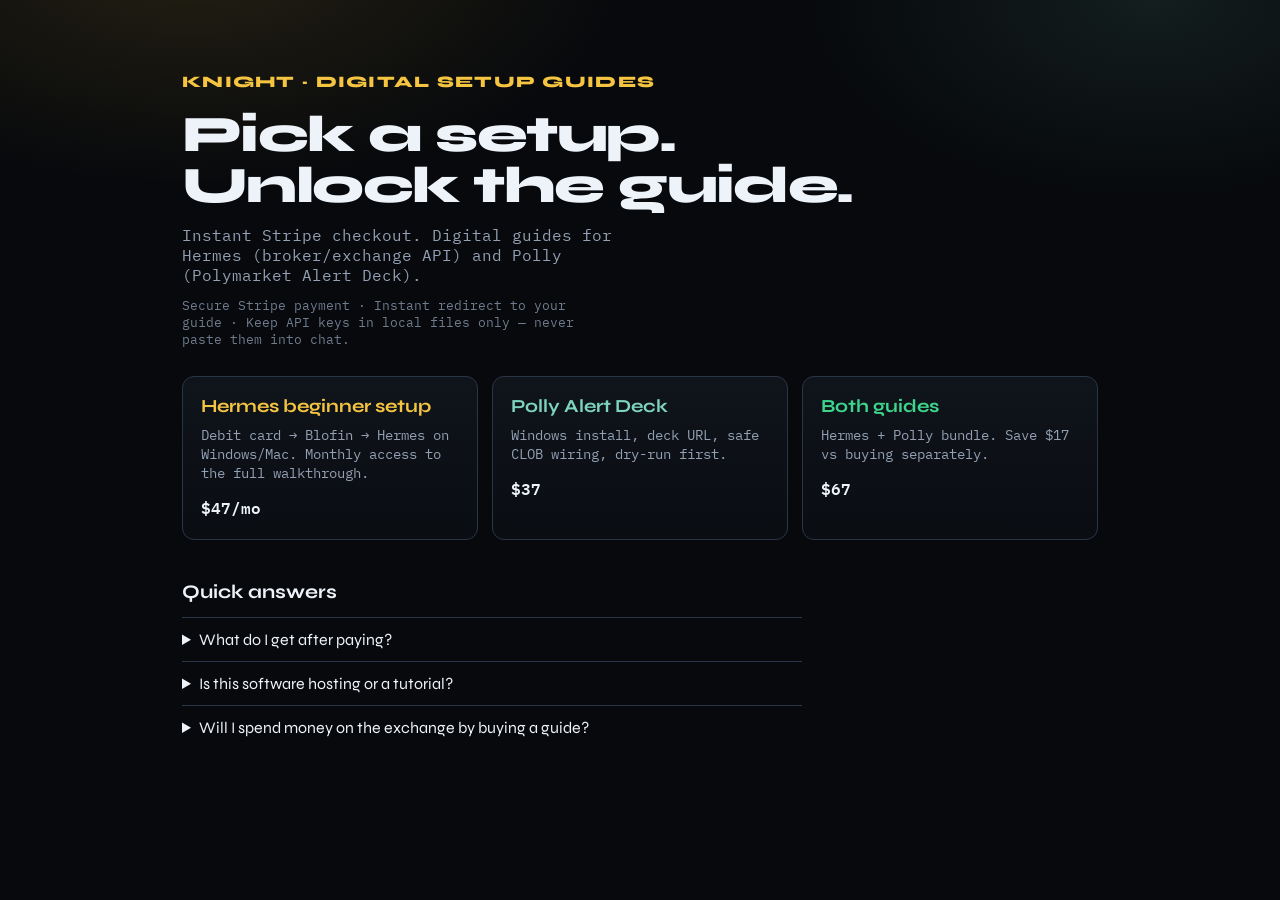
<file: docs/index.html>
<!doctype html>
<html lang="en">
<head>
  <meta charset="UTF-8" />
  <meta name="viewport" content="width=device-width, initial-scale=1.0" />
  <title>Setup Guides — Hermes &amp; Polly</title>
  <meta name="description" content="Digital setup guides: Hermes brokerage/exchange API trader and Polly Polymarket Alert Deck. Instant Stripe checkout." />
  <meta property="og:title" content="Hermes + Polly Setup Guides" />
  <meta property="og:description" content="Hermes $47/mo · Polly $37 · Bundle $67. Instant Stripe unlock." />
  <meta property="og:url" content="https://mknight2690-sys.github.io/Polly-Poly-Bot/" />
  <link rel="canonical" href="https://mknight2690-sys.github.io/Polly-Poly-Bot/" />
  <link rel="preconnect" href="https://fonts.googleapis.com" />
  <link rel="preconnect" href="https://fonts.gstatic.com" crossorigin />
  <link href="https://fonts.googleapis.com/css2?family=IBM+Plex+Mono:wght@400;600&family=Syne:wght@700;800&display=swap" rel="stylesheet" />
  <style>
    :root {
      --bg: #07090c; --line: #2a3648; --text: #eef3fa; --muted: #93a0b3;
      --gold: #f5c542; --mint: #7dd3c0; --good: #3dd68c;
    }
    * { box-sizing: border-box; }
    body {
      margin: 0; color: var(--text);
      font-family: "IBM Plex Mono", ui-monospace, monospace;
      background:
        radial-gradient(800px 420px at 15% -5%, rgba(245,197,66,.12), transparent 55%),
        radial-gradient(700px 400px at 90% 0%, rgba(125,211,192,.10), transparent 50%),
        var(--bg);
      min-height: 100vh;
    }
    .wrap { max-width: 960px; margin: 0 auto; padding: clamp(36px, 7vw, 72px) 22px 72px; }
    .brand {
      font-family: Syne, sans-serif; font-weight: 800; letter-spacing: .08em;
      text-transform: uppercase; color: var(--gold); margin: 0 0 18px;
    }
    h1 {
      font-family: Syne, sans-serif; font-weight: 800;
      font-size: clamp(2rem, 5.5vw, 3.2rem); line-height: 1; letter-spacing: -.03em;
      margin: 0 0 14px; max-width: 14ch;
    }
    .lead { color: var(--muted); max-width: 48ch; margin: 0 0 12px; }
    .trust { color: #6f7c8e; font-size: .82rem; margin: 0 0 28px; max-width: 52ch; }
    .grid { display: grid; gap: 14px; grid-template-columns: repeat(auto-fit, minmax(250px, 1fr)); }
    a.card {
      display: block; text-decoration: none; color: inherit;
      border: 1px solid var(--line); border-radius: 12px; padding: 18px;
      background: linear-gradient(180deg, rgba(16,21,28,.95), rgba(10,13,18,.98));
      transition: transform .15s ease, border-color .15s ease;
    }
    a.card:hover { transform: translateY(-3px); border-color: #3d4f68; }
    a.card h2 { font-family: Syne, sans-serif; font-size: 1.15rem; margin: 0 0 8px; }
    a.card.hermes h2 { color: var(--gold); }
    a.card.poly h2 { color: var(--mint); }
    a.card.bundle h2 { color: var(--good); }
    a.card p { margin: 0; color: var(--muted); font-size: .9rem; }
    .amt { display: inline-block; margin-top: 12px; color: var(--text); font-weight: 600; }
    .faq { margin-top: 40px; max-width: 62ch; }
    .faq h2 { font-family: Syne, sans-serif; font-size: 1.2rem; margin: 0 0 14px; }
    .faq details {
      border-top: 1px solid var(--line); padding: 12px 0;
    }
    .faq summary {
      cursor: pointer; font-family: Syne, sans-serif; color: var(--text);
    }
    .faq p { color: var(--muted); font-size: .9rem; margin: 8px 0 0; }
  </style>
</head>
<body>
  <div class="wrap">
    <p class="brand">Knight · Digital Setup Guides</p>
    <h1>Pick a setup. Unlock the guide.</h1>
    <p class="lead">Instant Stripe checkout. Digital guides for Hermes (broker/exchange API) and Polly (Polymarket Alert Deck).</p>
    <p class="trust">Secure Stripe payment · Instant redirect to your guide · Keep API keys in local files only — never paste them into chat.</p>
    <div class="grid">
      <a class="card hermes" href="./hermes-setup-buy.html">
        <h2>Hermes beginner setup</h2>
        <p>Debit card → Blofin → Hermes on Windows/Mac. Monthly access to the full walkthrough.</p>
        <span class="amt">$47/mo</span>
      </a>
      <a class="card poly" href="./poly-setup-buy.html">
        <h2>Polly Alert Deck</h2>
        <p>Windows install, deck URL, safe CLOB wiring, dry-run first.</p>
        <span class="amt">$37</span>
      </a>
      <a class="card bundle" href="./bundle-buy.html">
        <h2>Both guides</h2>
        <p>Hermes + Polly bundle. Save $17 vs buying separately.</p>
        <span class="amt">$67</span>
      </a>
    </div>
    <section class="faq" aria-label="FAQ">
      <h2>Quick answers</h2>
      <details>
        <summary>What do I get after paying?</summary>
        <p>Stripe sends you straight to the digital guide page for that product (or both for the bundle).</p>
      </details>
      <details>
        <summary>Is this software hosting or a tutorial?</summary>
        <p>These are setup guides. You run Hermes/Polly on your own machine with your own API keys.</p>
      </details>
      <details>
        <summary>Will I spend money on the exchange by buying a guide?</summary>
        <p>No. Buying the guide only unlocks the instructions. Trading spend is separate and only if you arm live execution later.</p>
      </details>
    </section>
  </div>
</body>
</html>
</file>
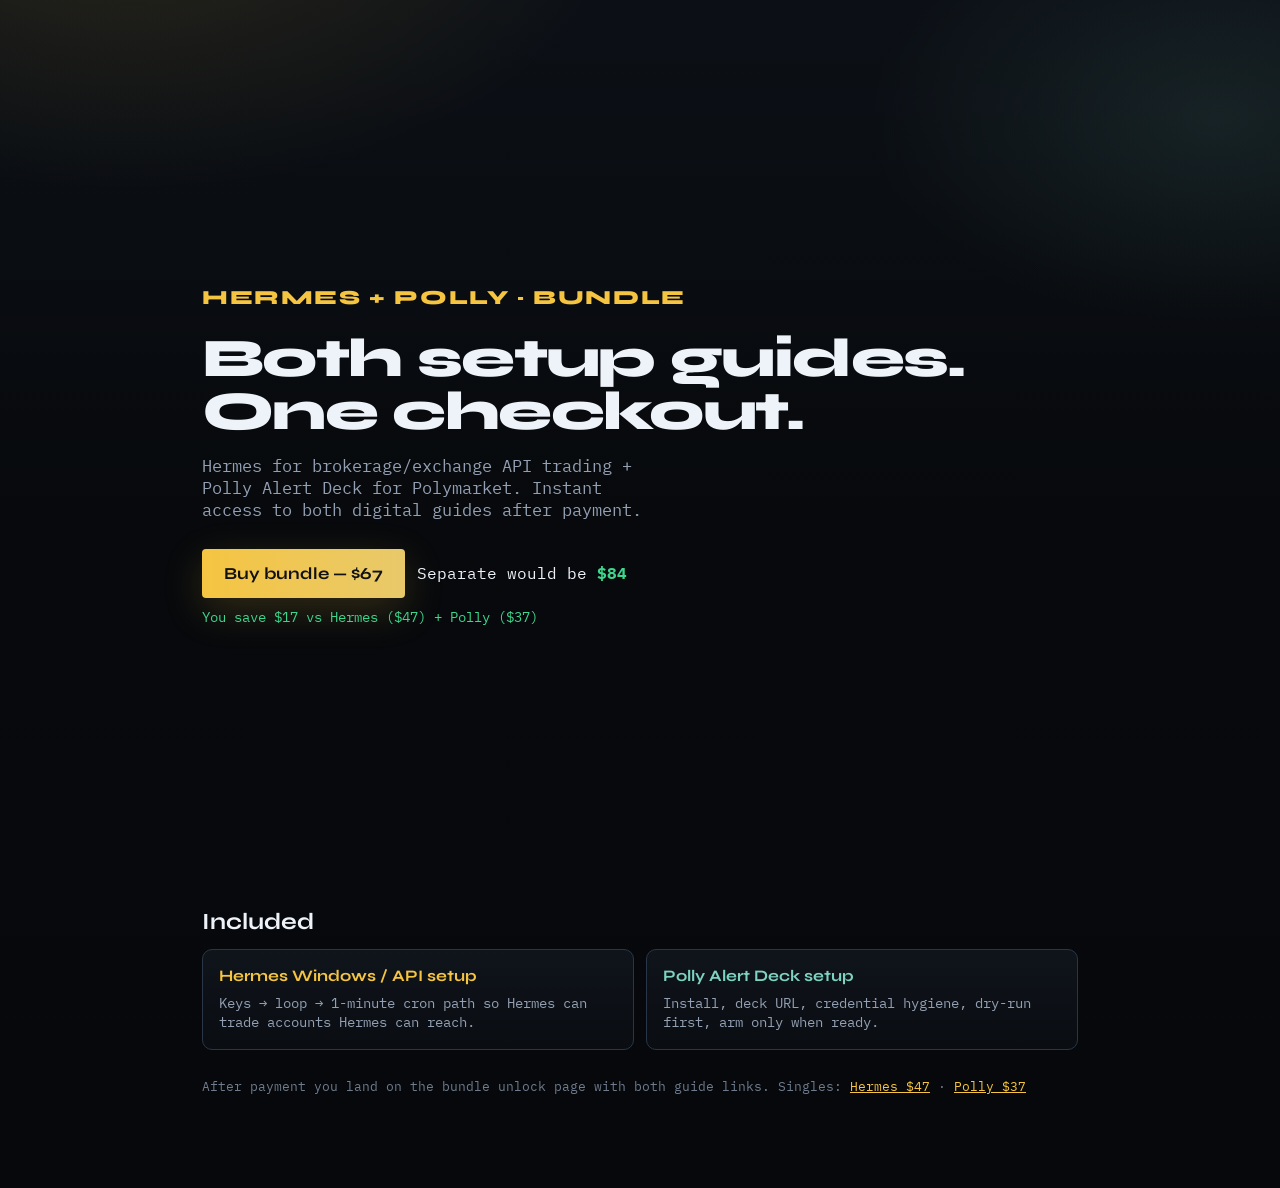
<file: docs/bundle-buy.html>
<!doctype html>
<html lang="en">
<head>
  <meta charset="UTF-8" />
  <meta name="viewport" content="width=device-width, initial-scale=1.0" />
  <title>Hermes + Polly Bundle — Setup Guides</title>
  <meta name="description" content="Bundle: Hermes brokerage/exchange API trading setup + Polly Polymarket Alert Deck setup. Instant digital access." />
  <meta property="og:title" content="Hermes + Polly Bundle — $67" />
  <meta property="og:description" content="Both setup guides: Hermes API trader + Polly Alert Deck. Save vs buying separate." />
  <link rel="preconnect" href="https://fonts.googleapis.com" />
  <link rel="preconnect" href="https://fonts.gstatic.com" crossorigin />
  <link href="https://fonts.googleapis.com/css2?family=IBM+Plex+Mono:wght@400;600&family=Syne:wght@600;700;800&display=swap" rel="stylesheet" />
  <style>
    :root {
      --bg: #07090c;
      --line: #2a3648;
      --text: #eef3fa;
      --muted: #93a0b3;
      --accent: #f5c542;
      --accent2: #7dd3c0;
      --good: #3dd68c;
    }
    * { box-sizing: border-box; }
    html, body { margin: 0; min-height: 100%; }
    body {
      font-family: "IBM Plex Mono", ui-monospace, monospace;
      color: var(--text);
      background:
        radial-gradient(900px 520px at 10% -8%, rgba(245, 197, 66, 0.12), transparent 55%),
        radial-gradient(700px 420px at 95% 10%, rgba(125, 211, 192, 0.10), transparent 50%),
        linear-gradient(180deg, #0c1016 0%, var(--bg) 45%, #06080b 100%);
    }
    .hero {
      min-height: 100vh;
      display: grid;
      align-content: center;
      max-width: 920px;
      margin: 0 auto;
      padding: clamp(32px, 6vw, 72px) 22px 48px;
    }
    @keyframes rise {
      from { opacity: 0; transform: translateY(14px); }
      to { opacity: 1; transform: translateY(0); }
    }
    .brand {
      font-family: Syne, sans-serif;
      font-weight: 800;
      letter-spacing: 0.08em;
      text-transform: uppercase;
      font-size: clamp(1.05rem, 2.4vw, 1.25rem);
      color: var(--accent);
      margin: 0 0 22px;
      animation: rise 0.7s ease both;
    }
    h1 {
      font-family: Syne, sans-serif;
      font-weight: 800;
      font-size: clamp(2.1rem, 6vw, 3.4rem);
      line-height: 0.98;
      letter-spacing: -0.03em;
      margin: 0 0 16px;
      max-width: 16ch;
      animation: rise 0.8s ease 0.05s both;
    }
    .lead {
      margin: 0 0 28px;
      color: var(--muted);
      font-size: clamp(0.95rem, 1.7vw, 1.05rem);
      max-width: 46ch;
      animation: rise 0.8s ease 0.12s both;
    }
    .cta-row {
      display: flex;
      flex-wrap: wrap;
      gap: 12px;
      align-items: center;
      animation: rise 0.85s ease 0.18s both;
    }
    .buy {
      display: inline-flex;
      background: linear-gradient(90deg, var(--accent), #e8c96a);
      color: #111;
      text-decoration: none;
      font-family: Syne, sans-serif;
      font-weight: 700;
      font-size: 1.05rem;
      padding: 14px 22px;
      border-radius: 4px;
      box-shadow: 0 12px 40px rgba(245,197,66,.18);
    }
    .buy:hover { transform: translateY(-2px); }
    .price strong { color: var(--good); }
    .section { max-width: 920px; margin: 0 auto; padding: 8px 22px 80px; }
    .section h2 { font-family: Syne, sans-serif; font-size: 1.45rem; margin: 0 0 14px; }
    .grid { display: grid; gap: 12px; grid-template-columns: repeat(auto-fit, minmax(240px, 1fr)); }
    .card {
      border: 1px solid var(--line);
      background: linear-gradient(180deg, rgba(16,21,28,.95), rgba(10,13,18,.98));
      border-radius: 10px;
      padding: 16px 16px 18px;
    }
    .card h3 { font-family: Syne, sans-serif; font-size: 1rem; margin: 0 0 8px; }
    .card.hermes h3 { color: var(--accent); }
    .card.poly h3 { color: var(--accent2); }
    .card p { margin: 0; color: var(--muted); font-size: 0.9rem; }
    .fine { margin-top: 28px; color: #6f7c8e; font-size: 0.8rem; }
    .fine a { color: var(--accent); }
    .save {
      display: inline-block;
      margin-top: 10px;
      color: var(--good);
      font-size: 0.85rem;
      animation: rise 0.9s ease 0.22s both;
    }
  </style>
</head>
<body>
  <main class="hero">
    <p class="brand">Hermes + Polly · Bundle</p>
    <h1>Both setup guides. One checkout.</h1>
    <p class="lead">Hermes for brokerage/exchange API trading + Polly Alert Deck for Polymarket. Instant access to both digital guides after payment.</p>
    <div class="cta-row">
      <a class="buy" id="buy" href="https://buy.stripe.com/eVqeVe8MC8Sg3CDbkoe3e07">Buy bundle — $67</a>
      <span class="price">Separate would be <strong>$84</strong></span>
    </div>
    <p class="save">You save $17 vs Hermes ($47) + Polly ($37)</p>
  </main>

  <section class="section">
    <h2>Included</h2>
    <div class="grid">
      <article class="card hermes">
        <h3>Hermes Windows / API setup</h3>
        <p>Keys → loop → 1-minute cron path so Hermes can trade accounts Hermes can reach.</p>
      </article>
      <article class="card poly">
        <h3>Polly Alert Deck setup</h3>
        <p>Install, deck URL, credential hygiene, dry-run first, arm only when ready.</p>
      </article>
    </div>
    <p class="fine">
      After payment you land on the bundle unlock page with both guide links.
      Singles:
      <a href="./hermes-setup-buy.html">Hermes $47</a>
      ·
      <a href="./poly-setup-buy.html">Polly $37</a>
    </p>
  </section>
</body>
</html>
</file>
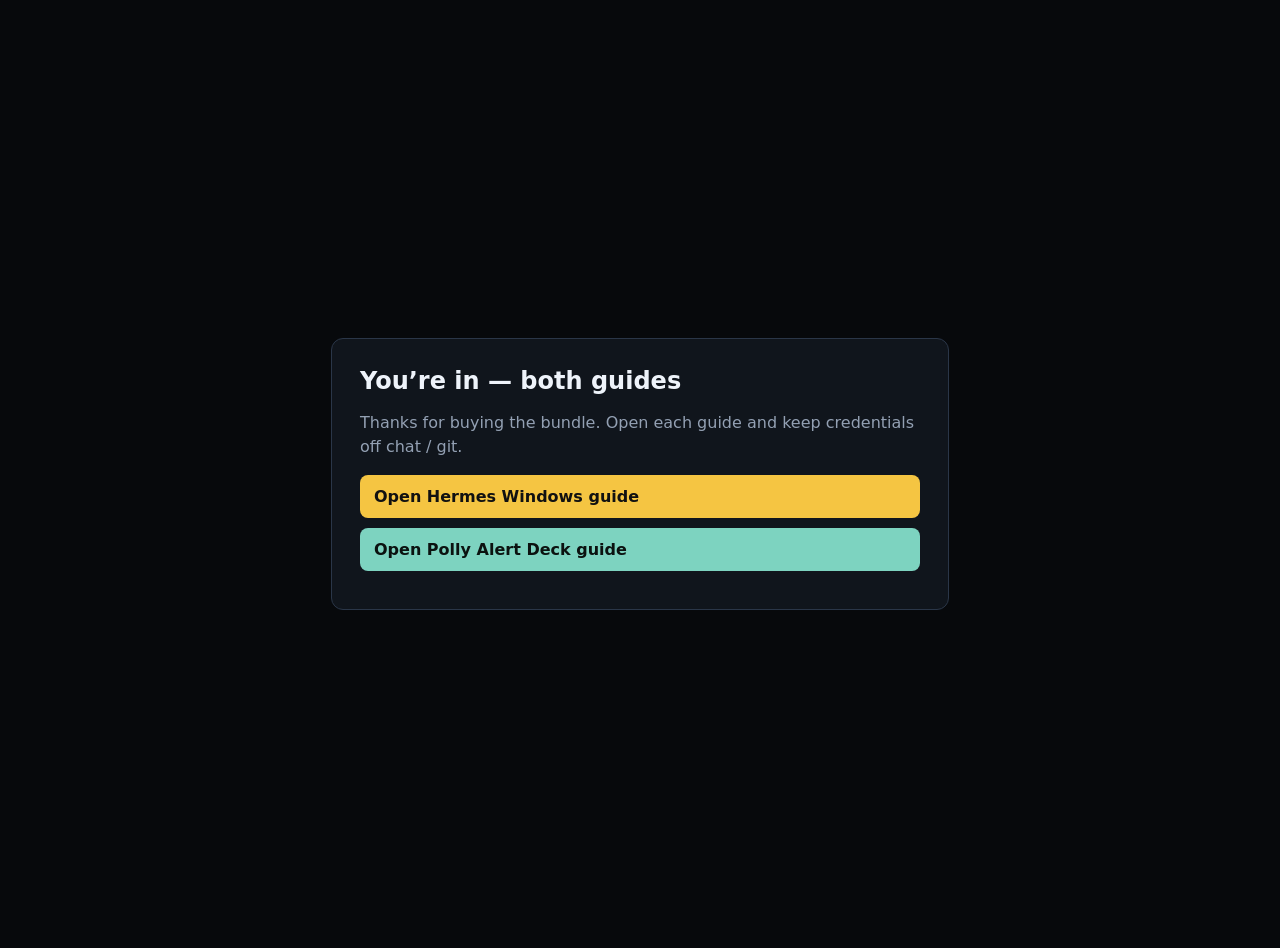
<file: docs/bundle-unlock.html>
<!doctype html>
<html lang="en">
<head>
  <meta charset="UTF-8" />
  <meta name="viewport" content="width=device-width, initial-scale=1.0" />
  <title>Bundle unlocked — Hermes + Polly guides</title>
  <meta name="robots" content="noindex,nofollow" />
  <style>
    body {
      margin: 0; font-family: "Segoe UI", system-ui, sans-serif; color: #eef3fa;
      background: #07090c; min-height: 100vh;
      display: grid; place-items: center; padding: 24px;
    }
    .box {
      max-width: 560px; width: 100%;
      border: 1px solid #2a3648; border-radius: 12px; padding: 28px;
      background: #10151c;
    }
    h1 { margin: 0 0 10px; font-size: 1.5rem; }
    p { color: #93a0b3; line-height: 1.5; }
    a {
      display: block; margin: 10px 0; padding: 12px 14px;
      border-radius: 8px; text-decoration: none; font-weight: 700;
    }
    a.hermes { background: #f5c542; color: #111; }
    a.poly { background: #7dd3c0; color: #0b1210; }
  </style>
</head>
<body>
  <div class="box">
    <h1>You’re in — both guides</h1>
    <p>Thanks for buying the bundle. Open each guide and keep credentials off chat / git.</p>
    <a class="hermes" href="./hermes-windows-1min-cron.html">Open Hermes Windows guide</a>
    <a class="poly" href="./poly-alert-deck-setup.html">Open Polly Alert Deck guide</a>
  </div>
</body>
</html>
</file>
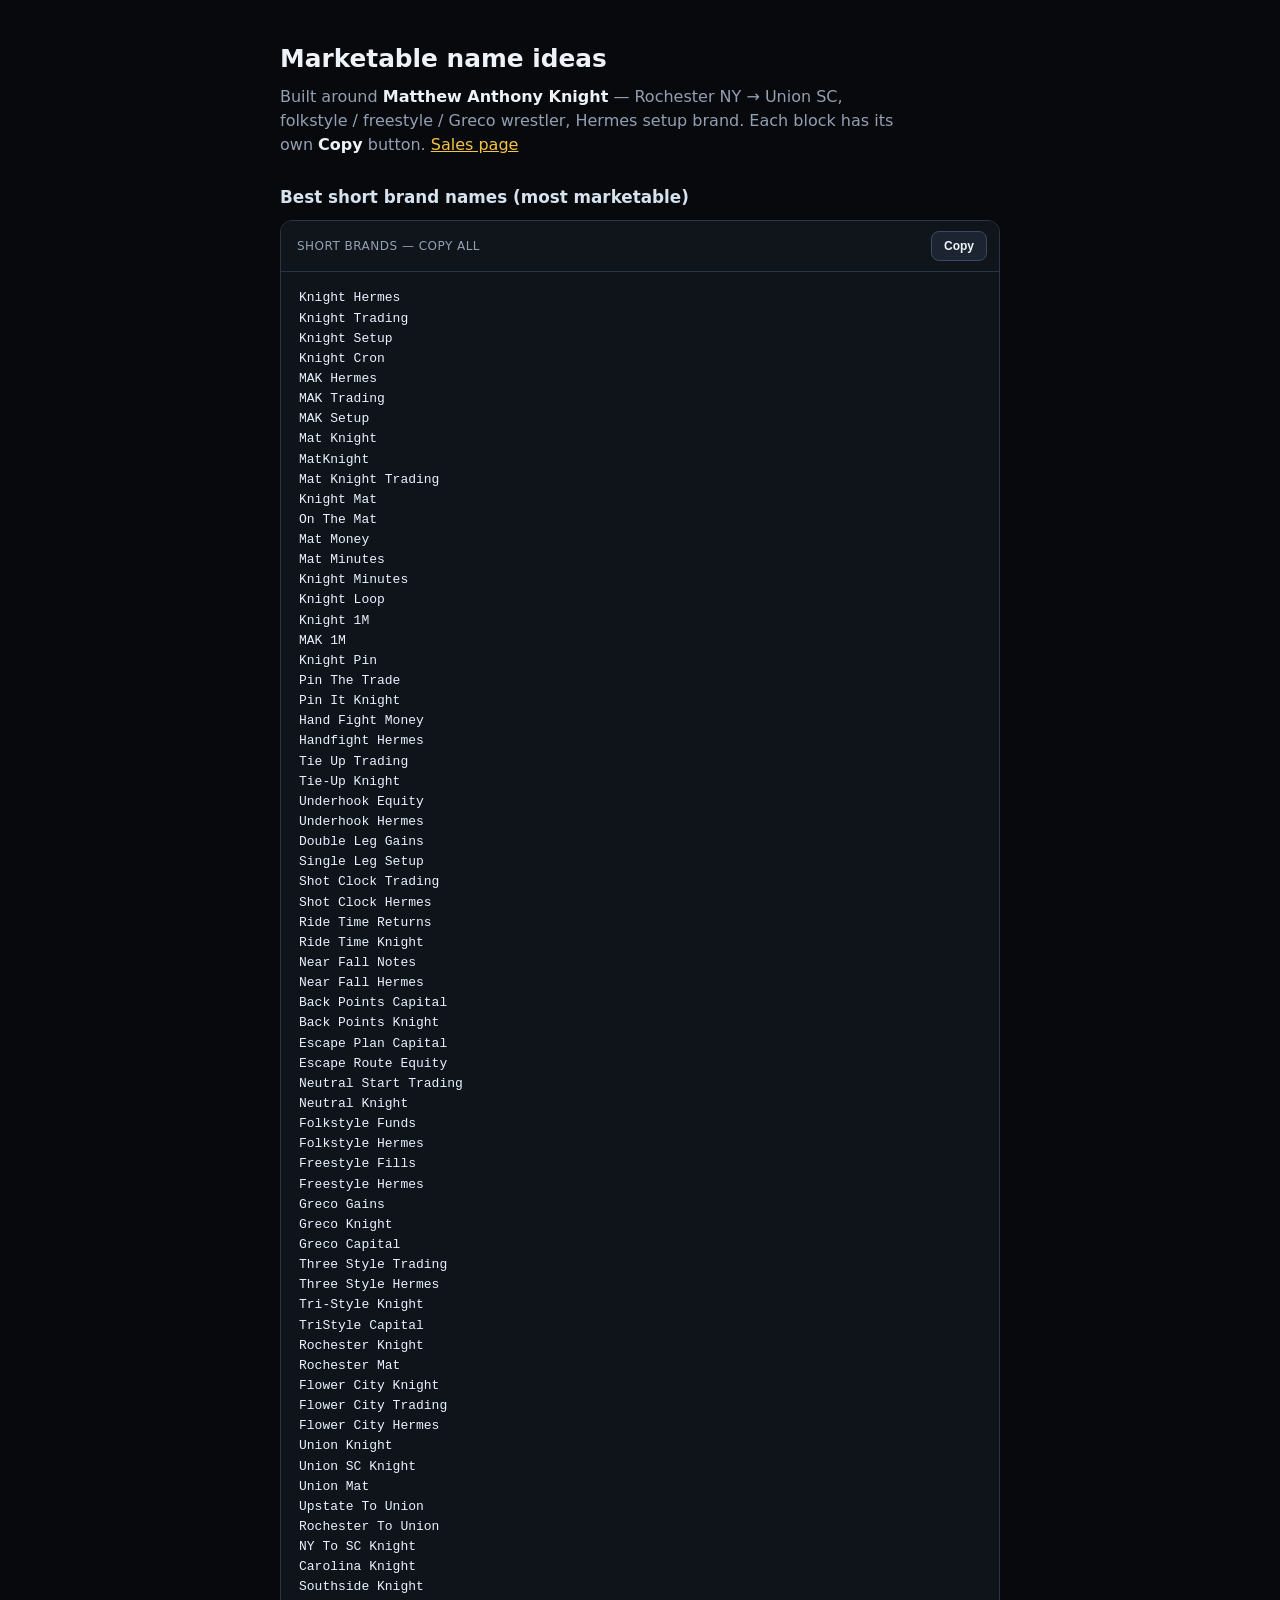
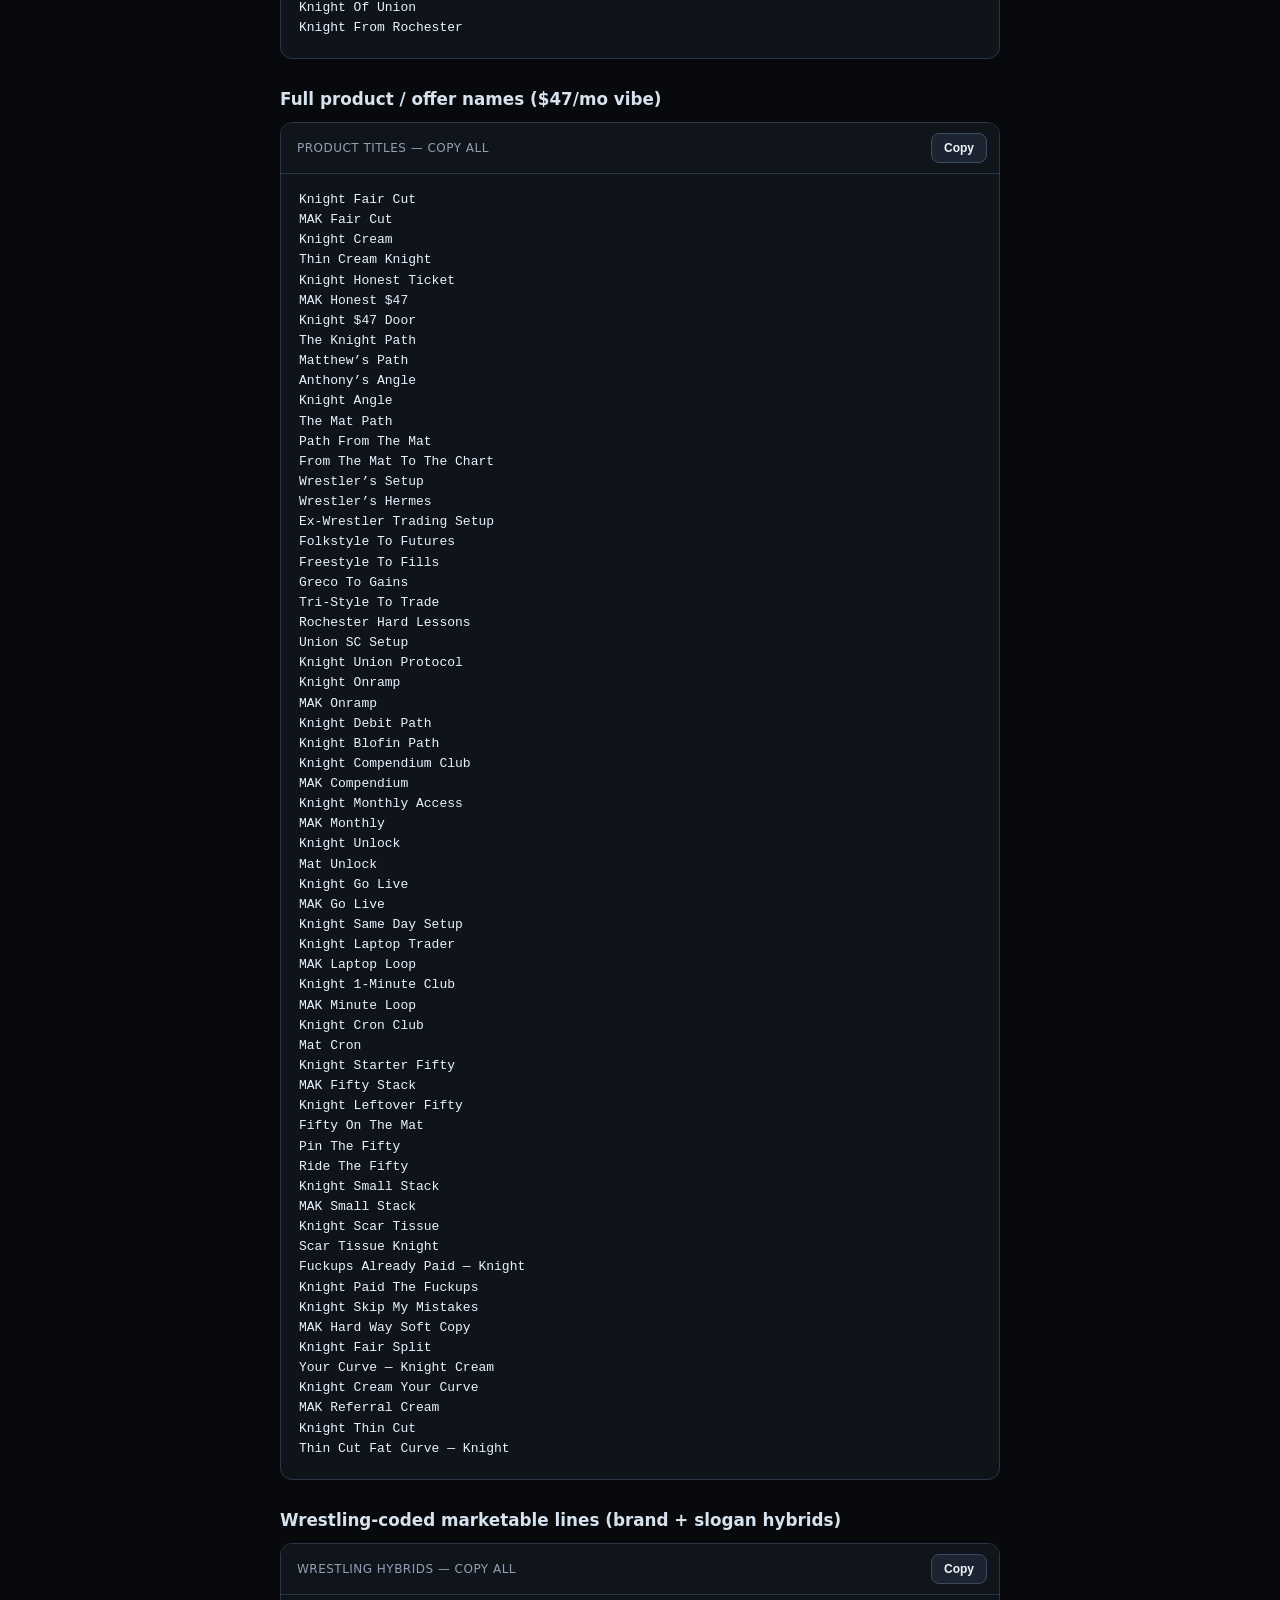
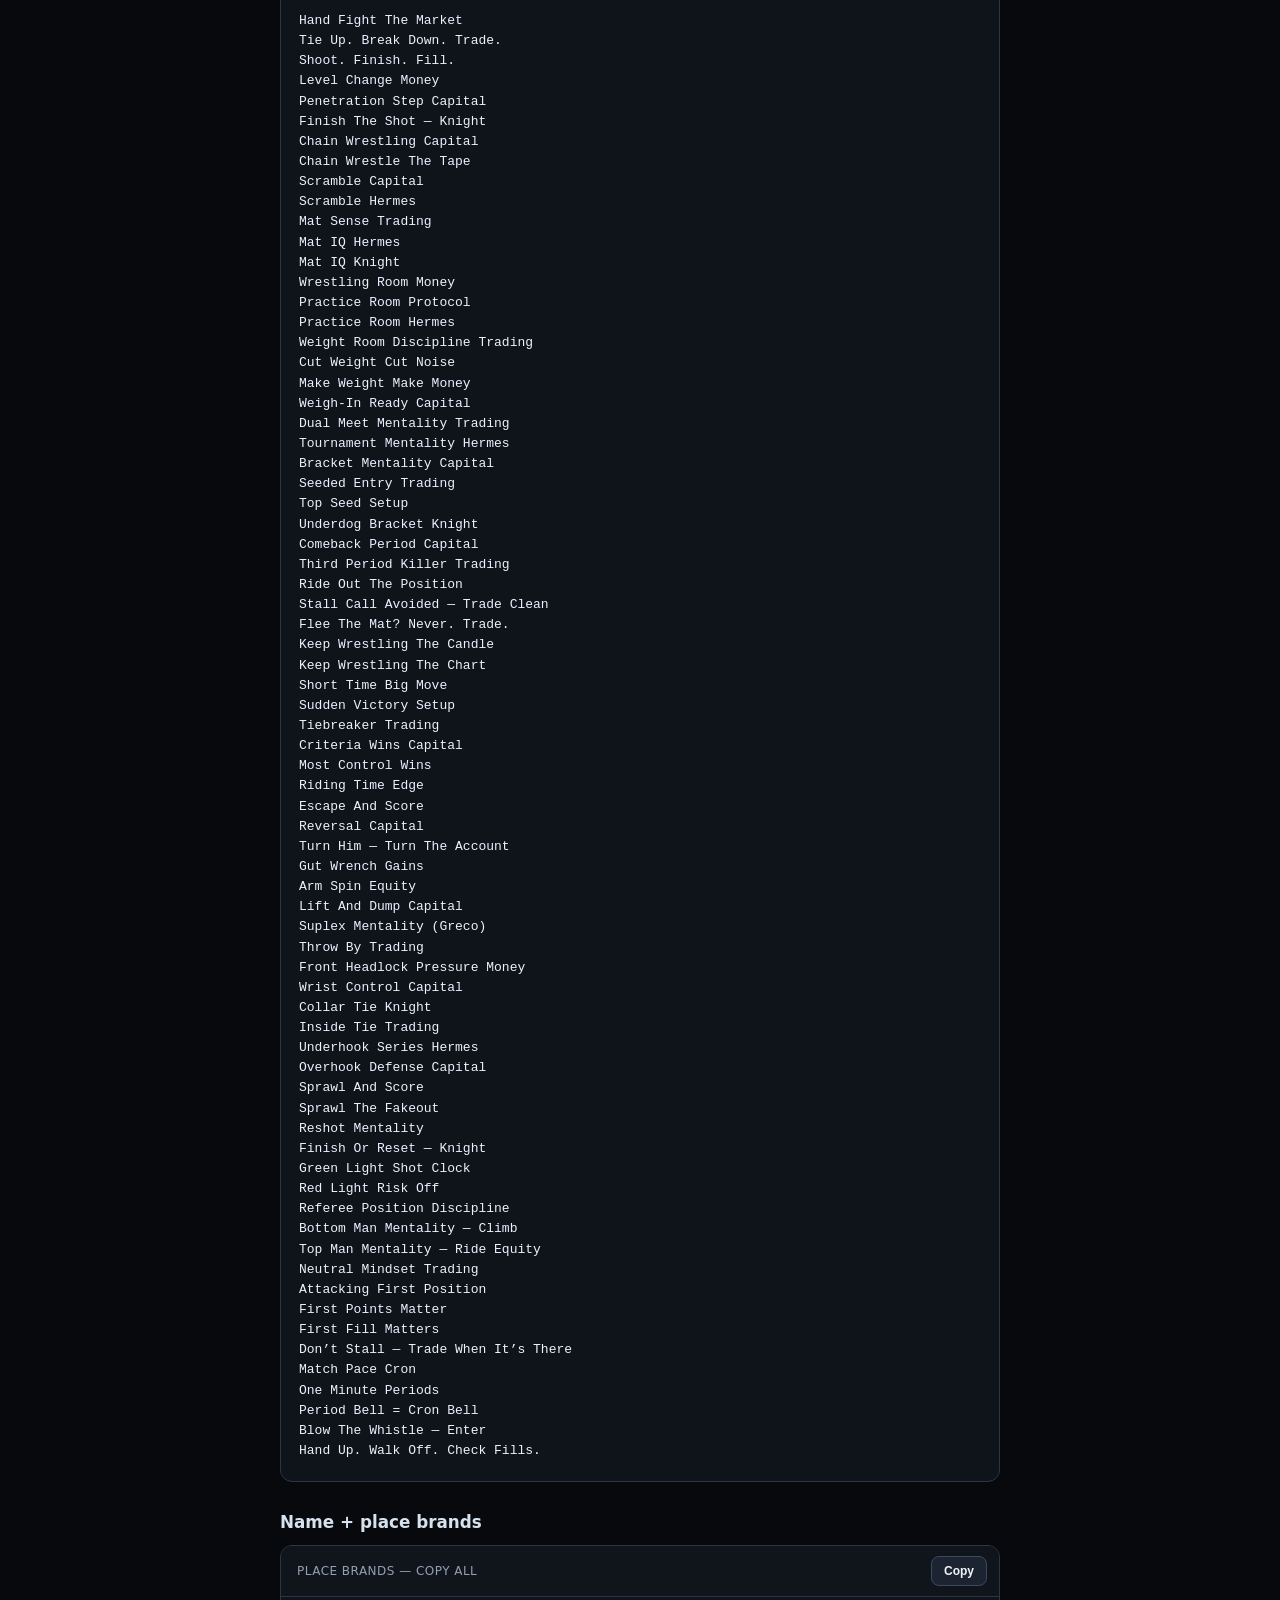
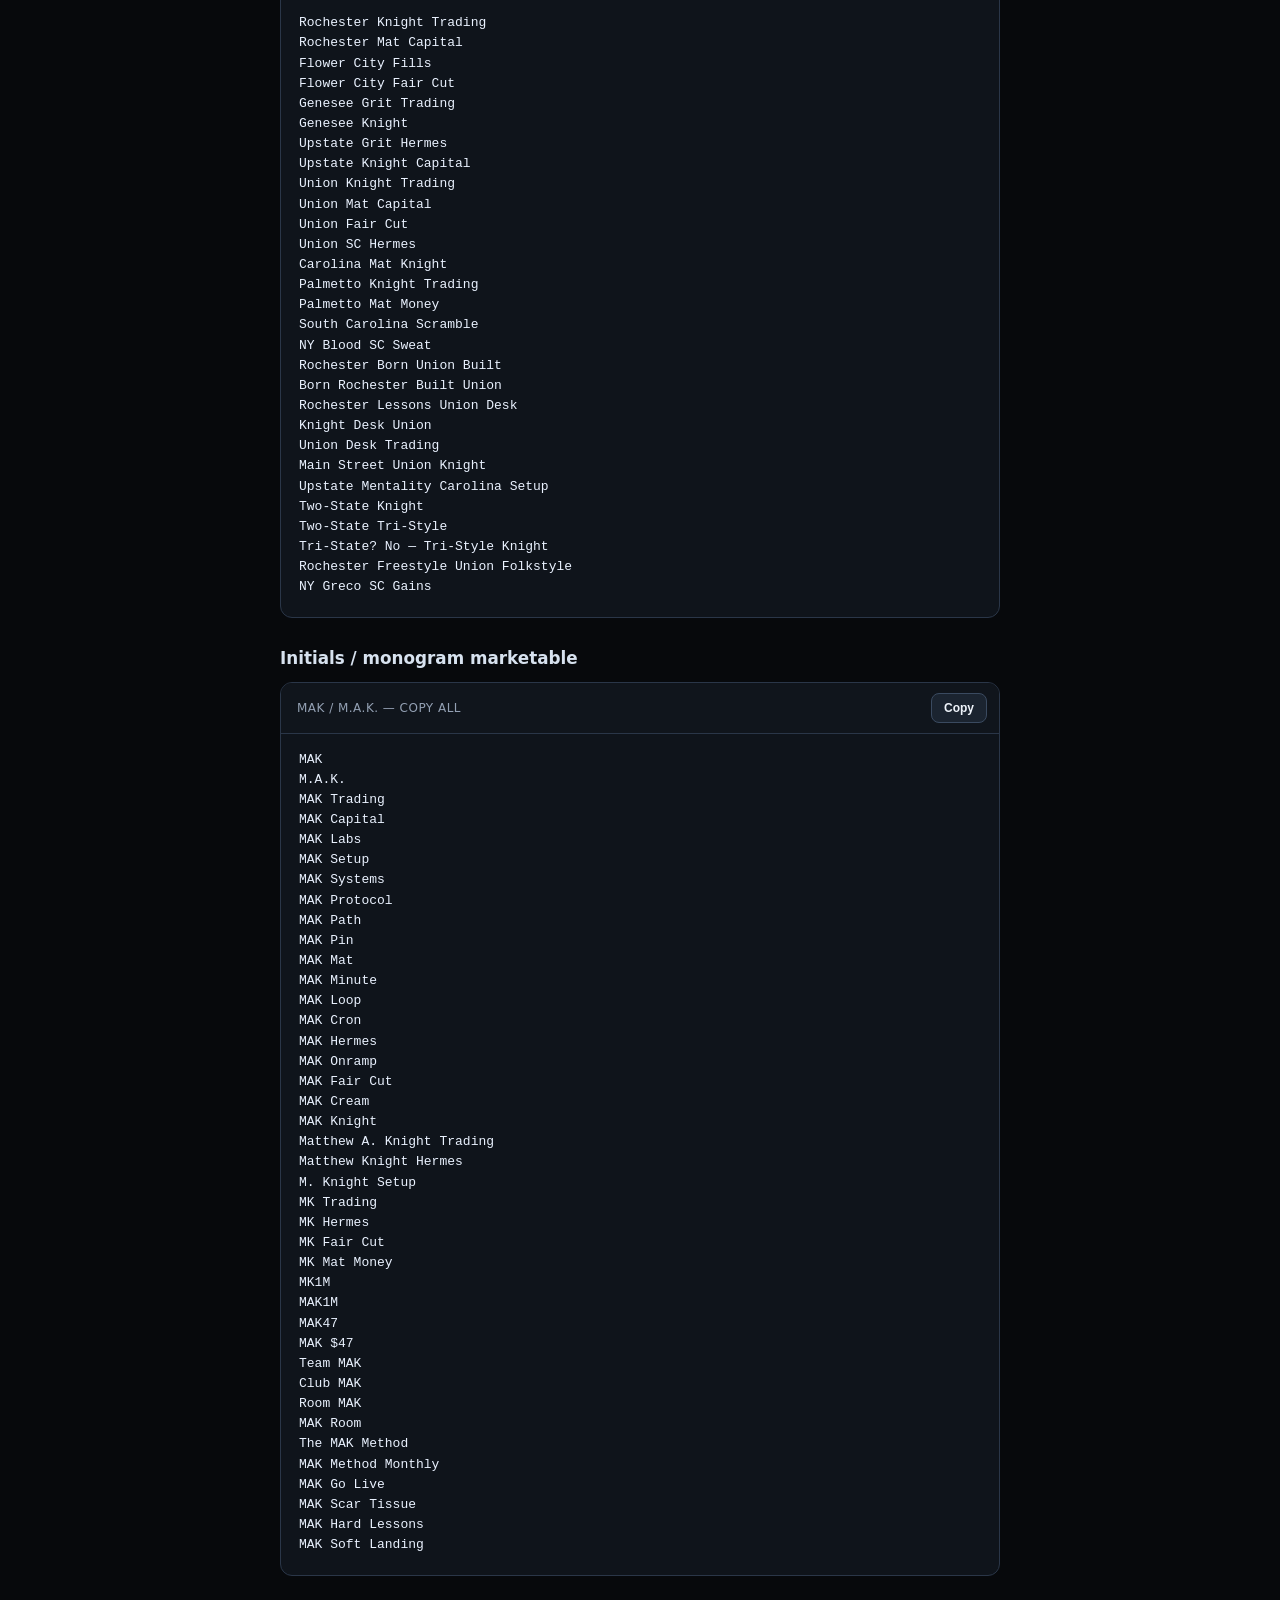
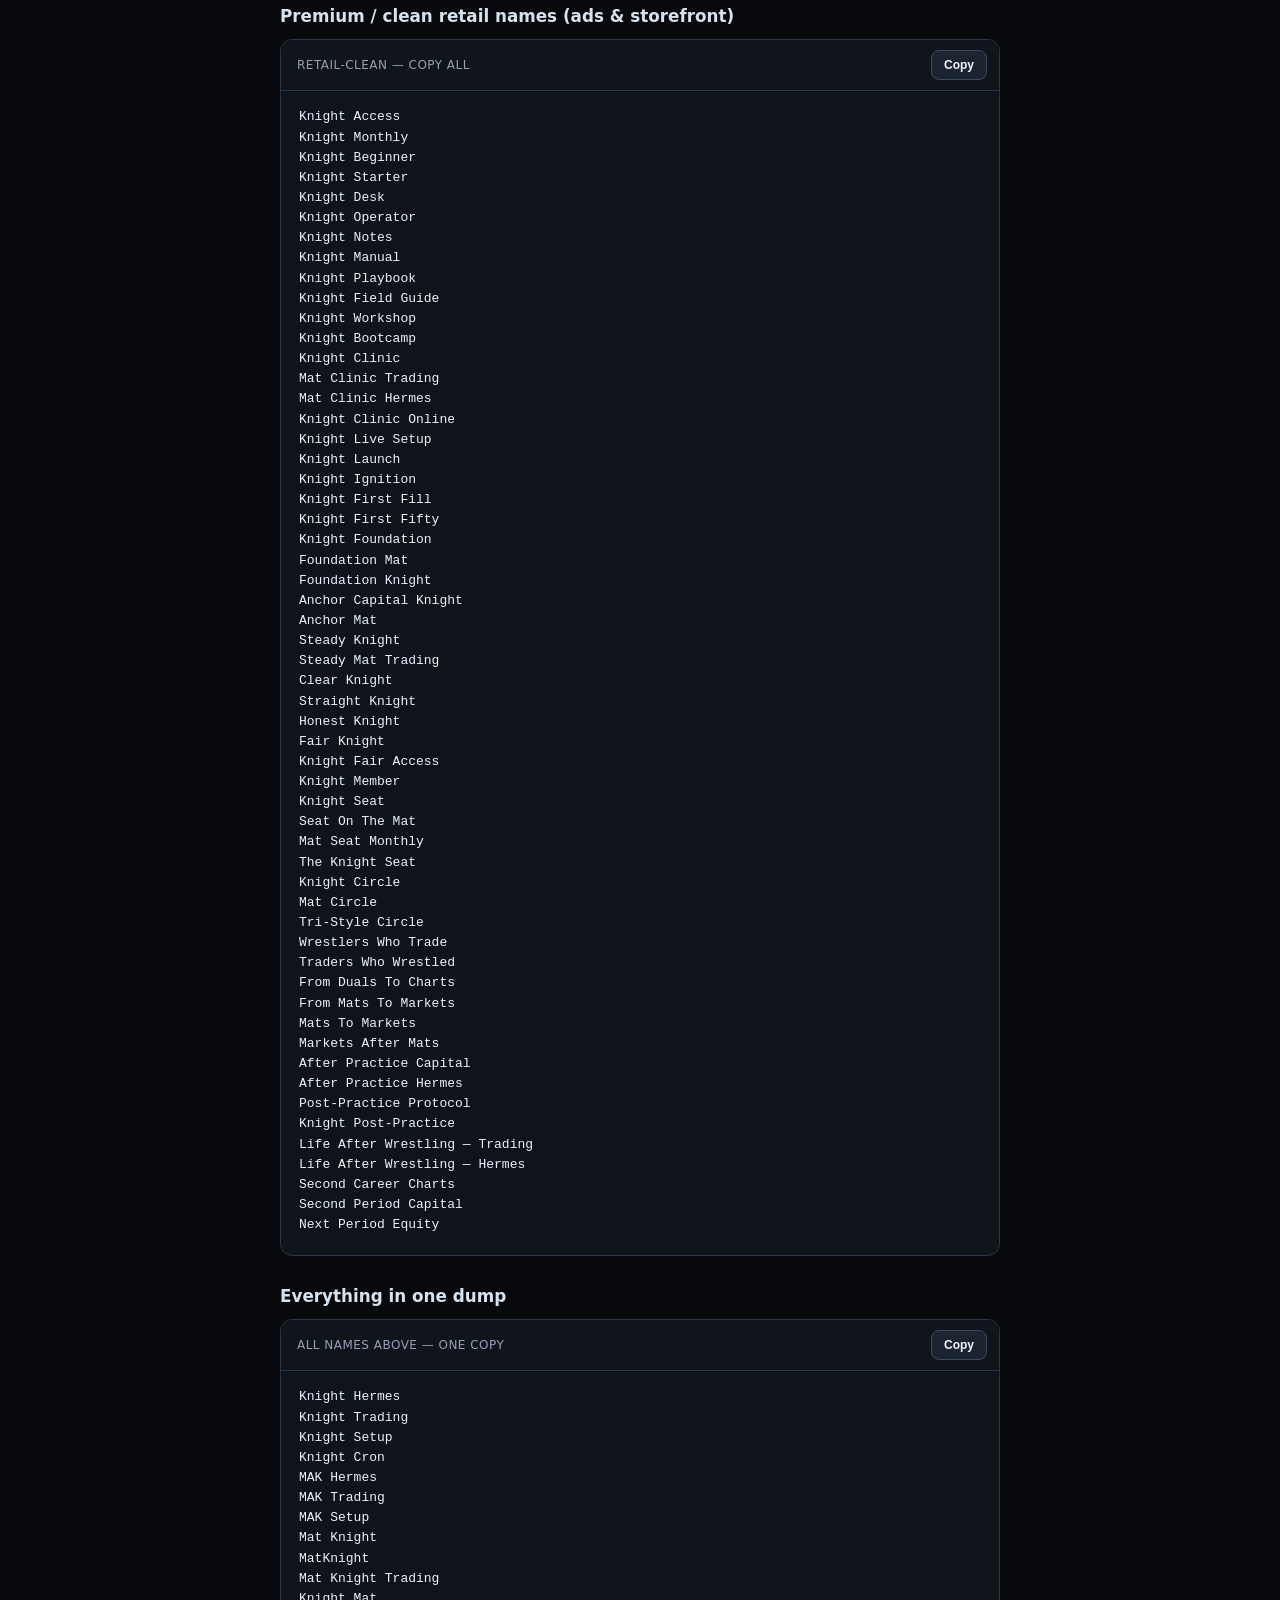
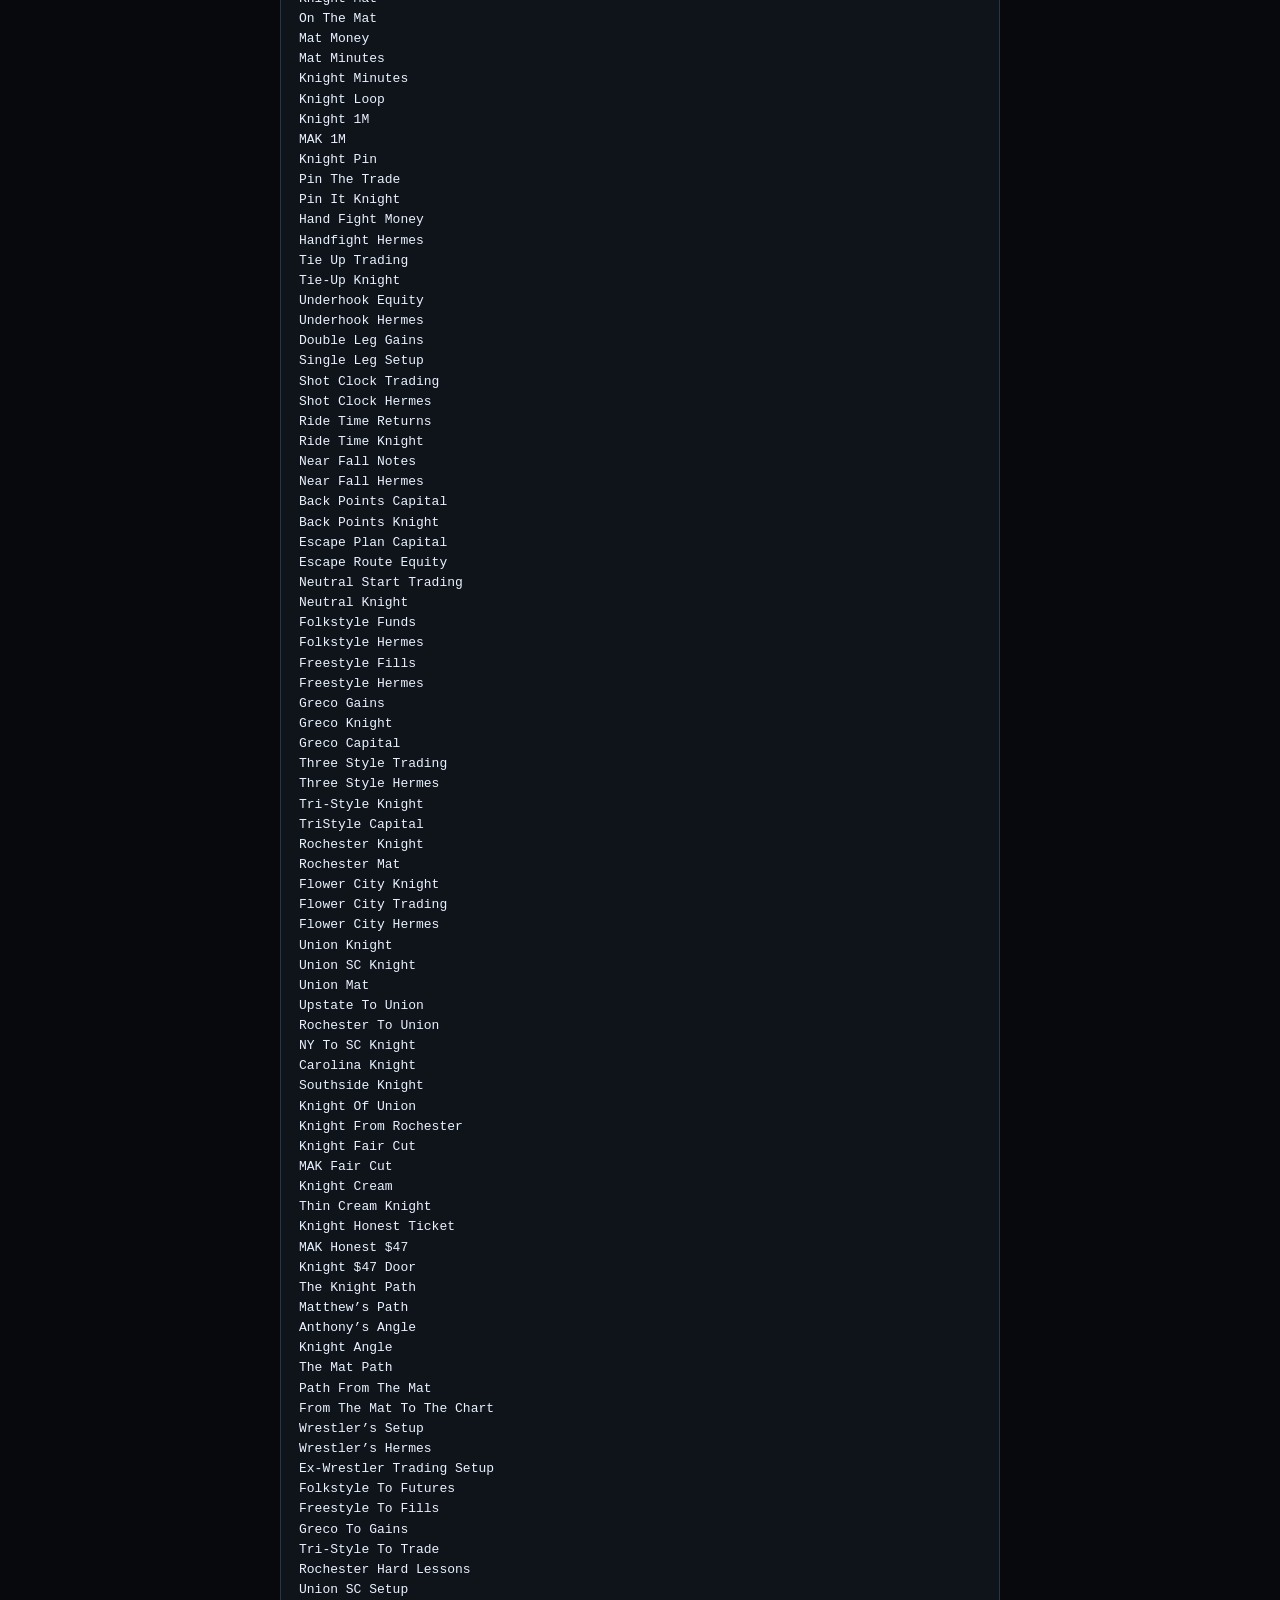
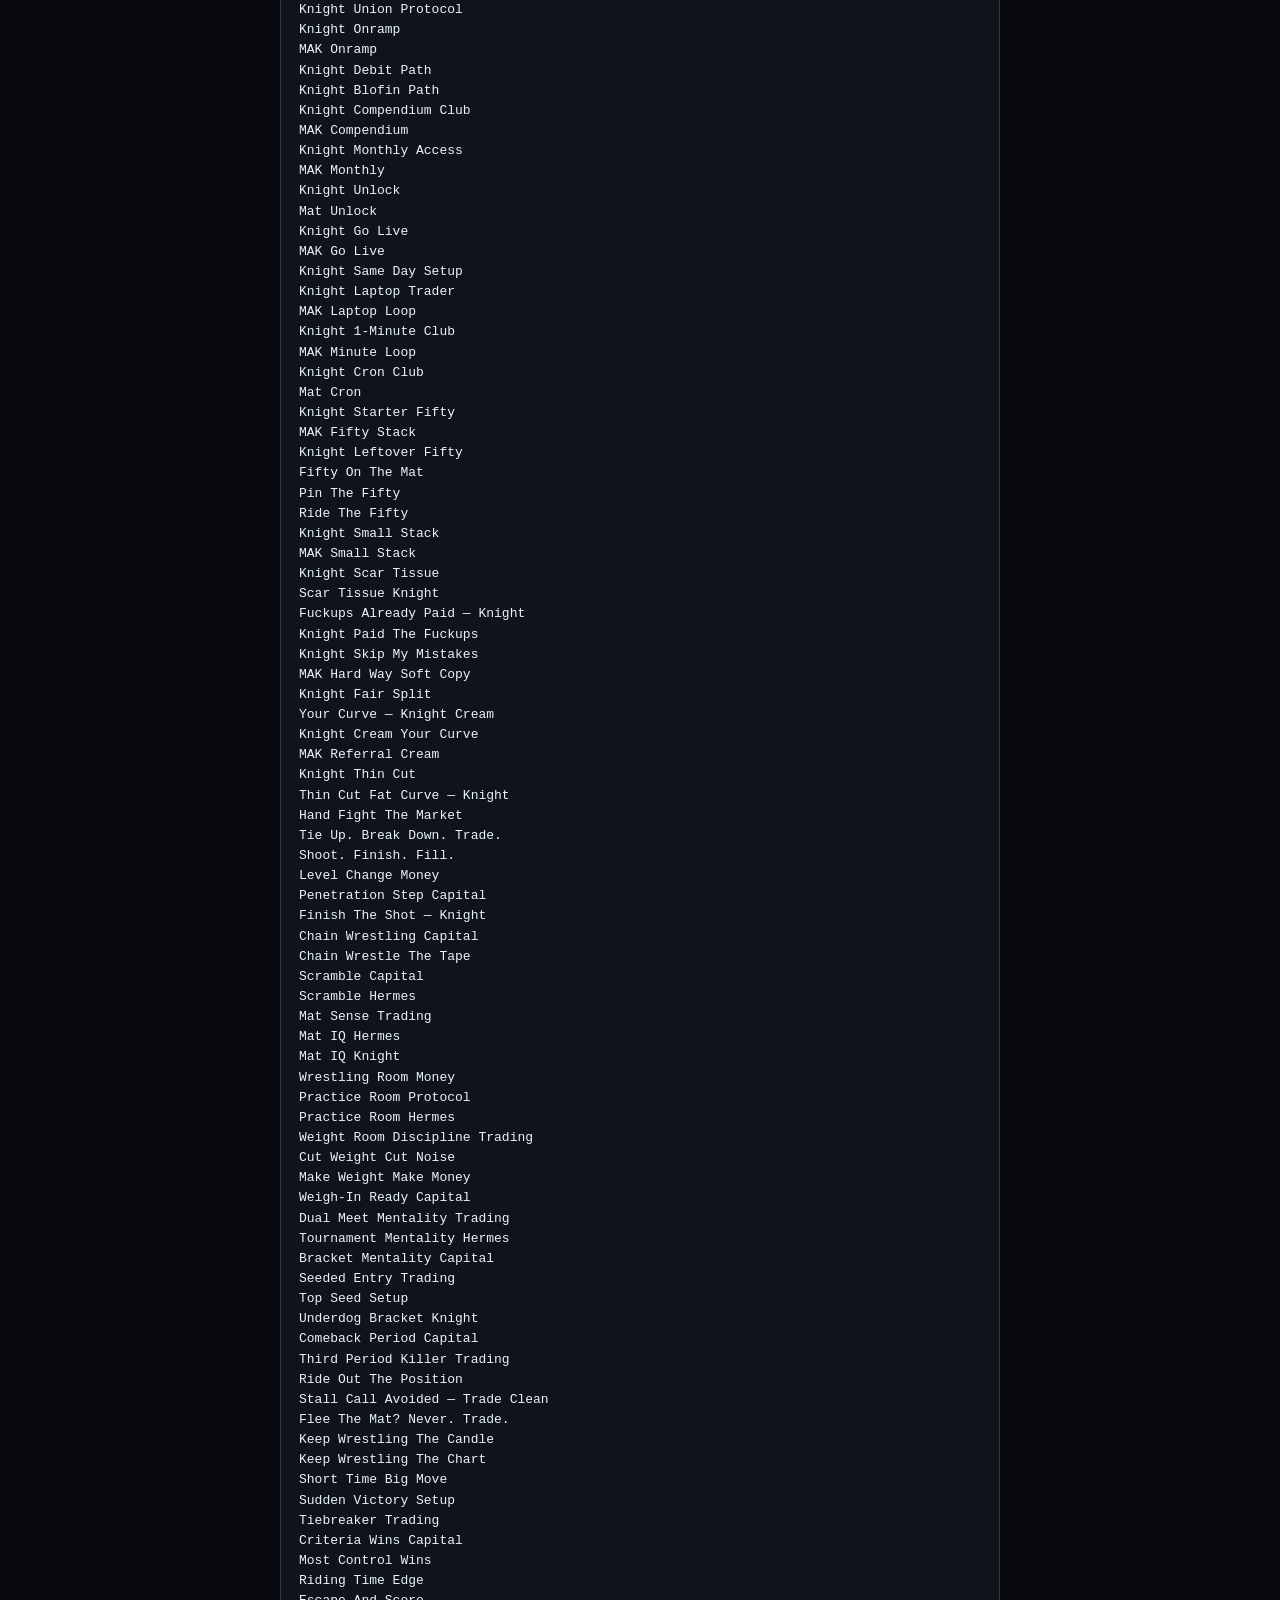
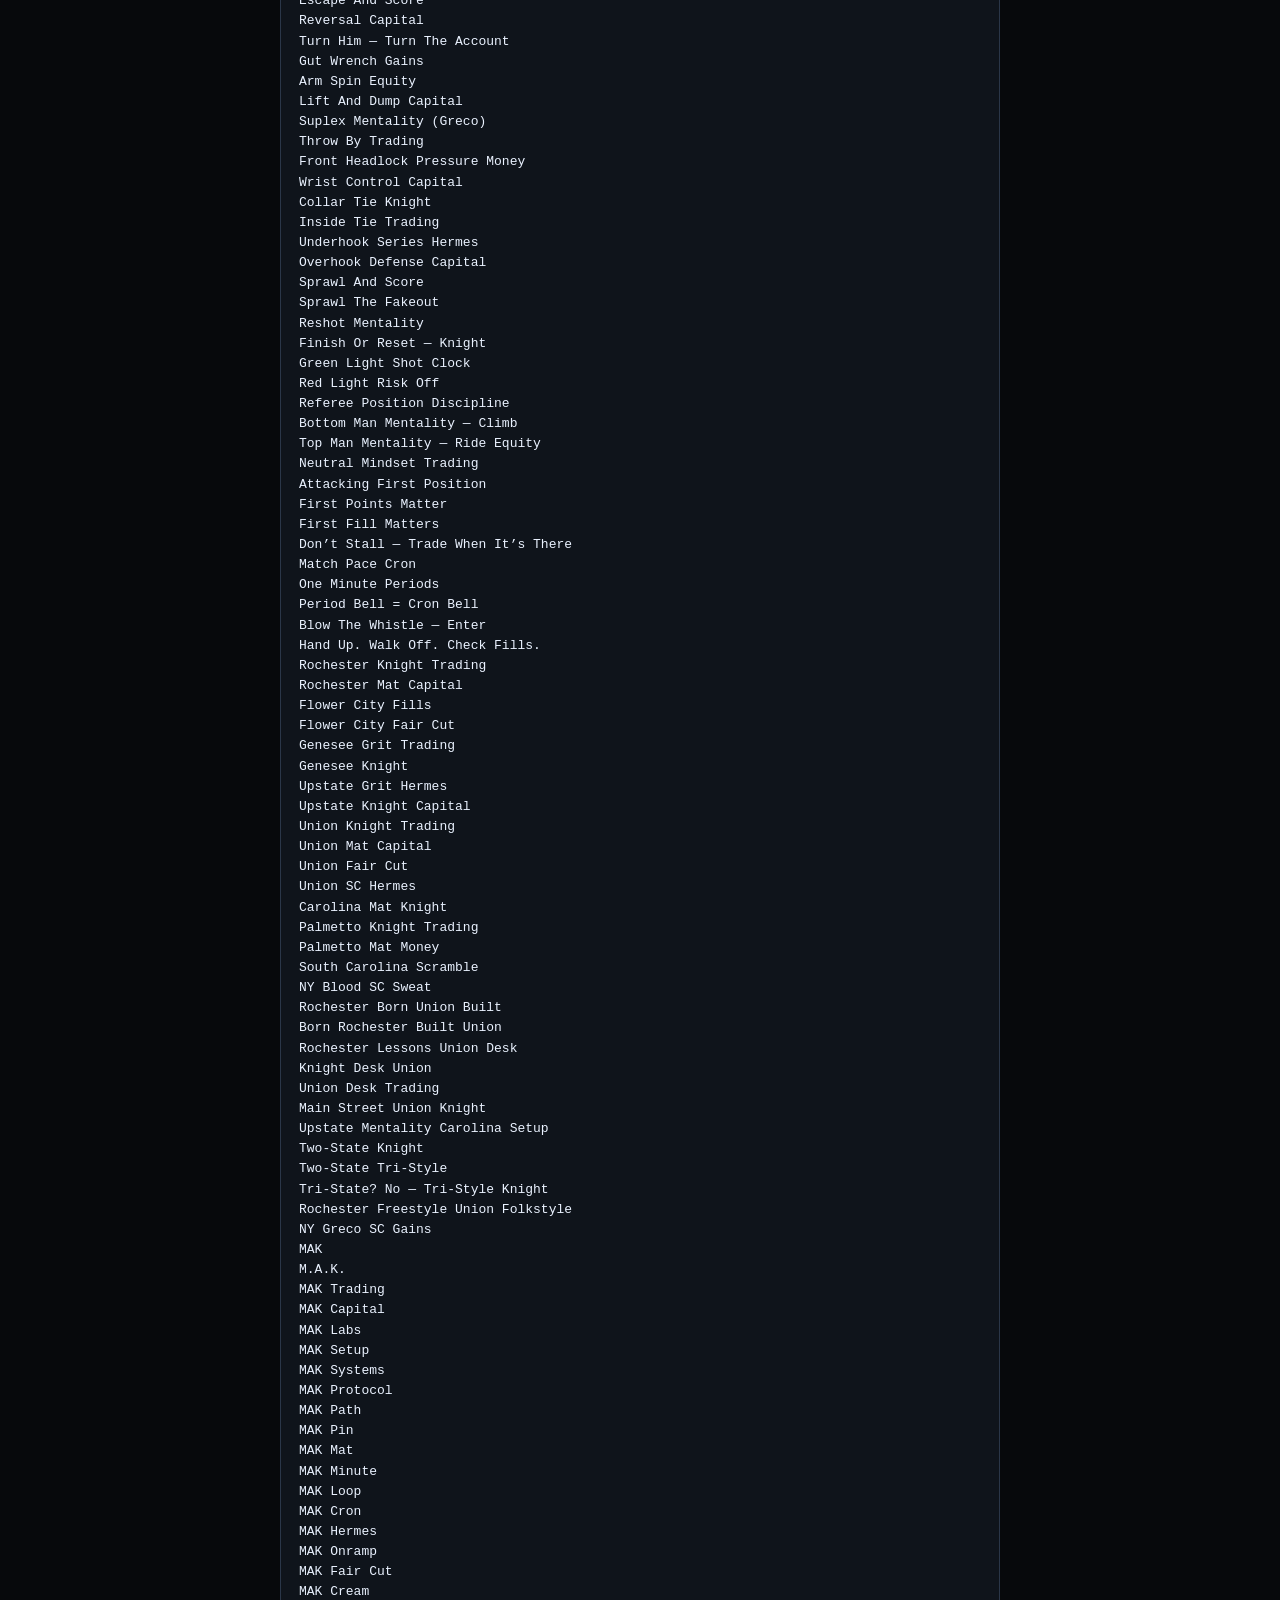
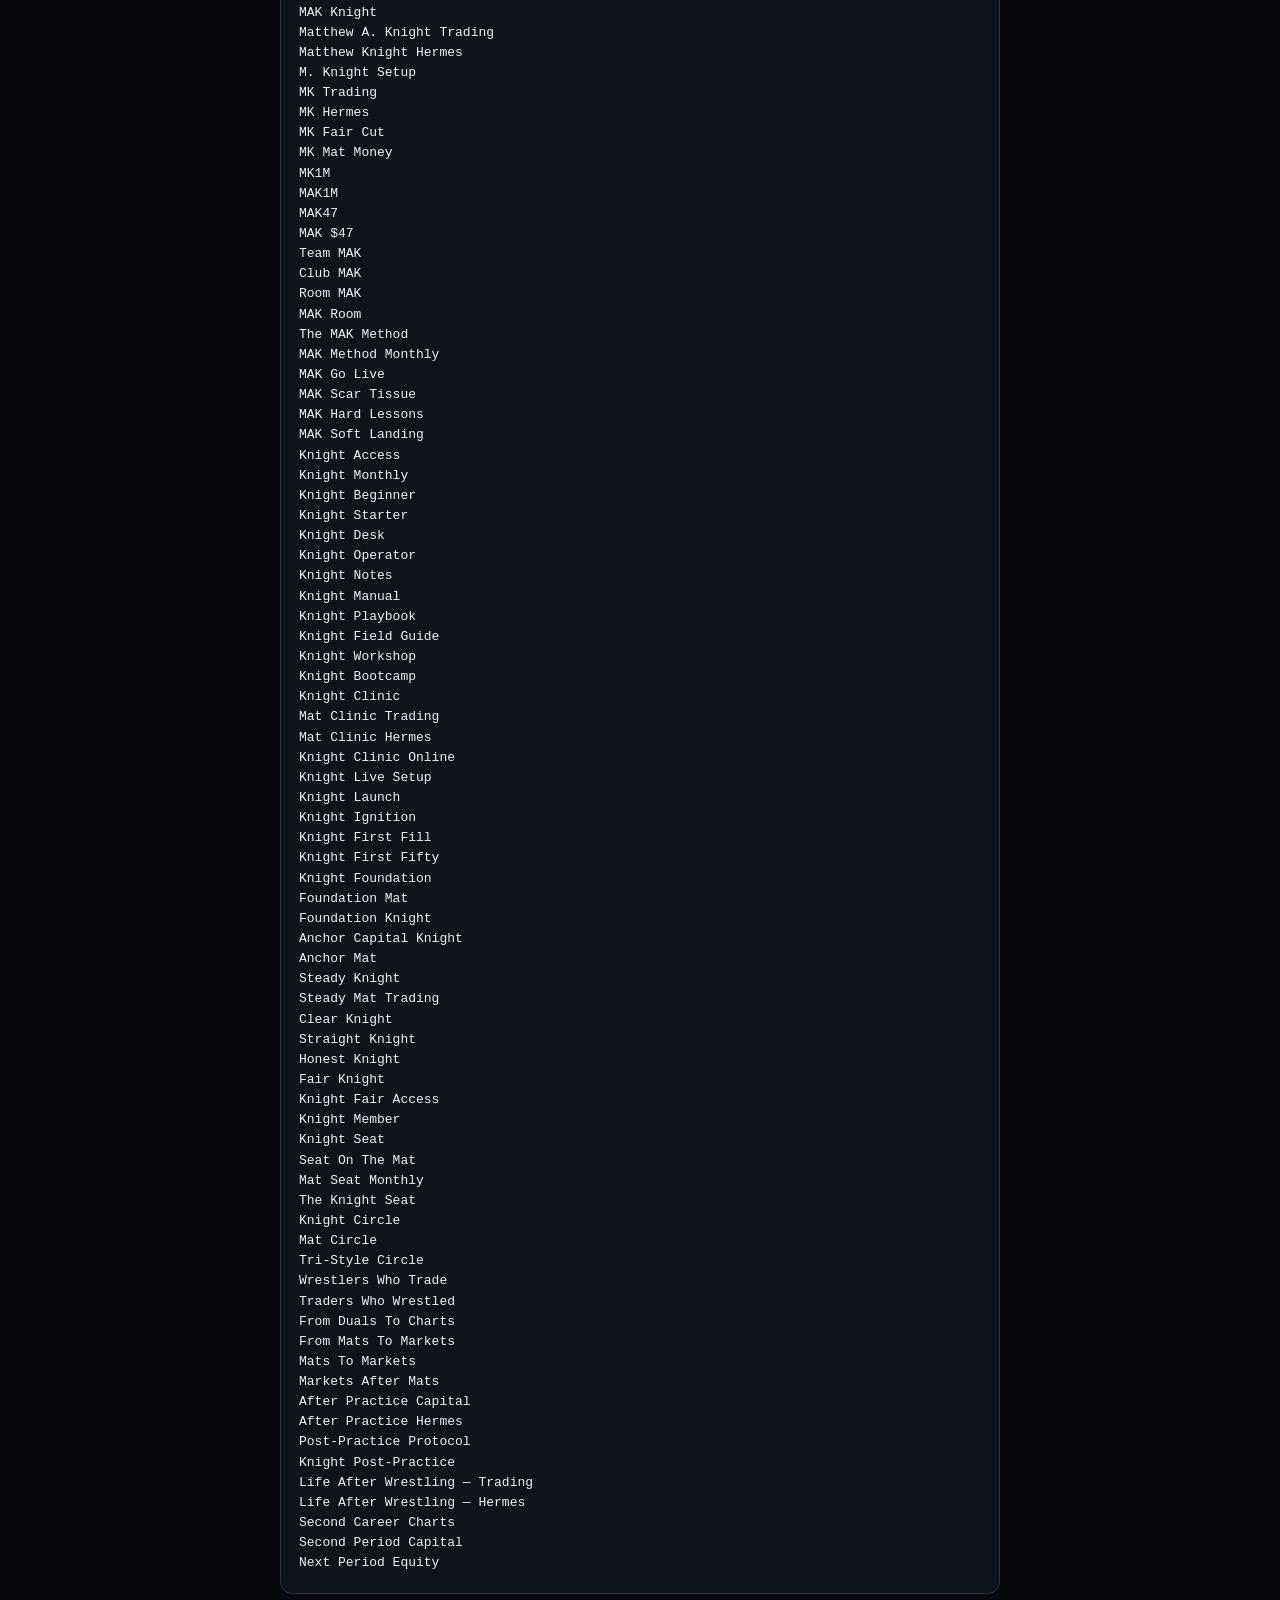
<file: docs/hermes-name-ideas.html>
<!doctype html>
<html lang="en">
<head>
  <meta charset="UTF-8" />
  <meta name="viewport" content="width=device-width, initial-scale=1.0" />
  <meta name="robots" content="noindex,nofollow" />
  <title>Marketable names — Matthew Anthony Knight</title>
  <style>
    :root {
      --bg: #07090c; --panel: #10151c; --line: #2a3648; --text: #eef3fa;
      --muted: #93a0b3; --accent: #f5c542; --good: #3dd68c;
    }
    * { box-sizing: border-box; }
    body {
      margin: 0; font-family: "Segoe UI", system-ui, sans-serif;
      background: var(--bg); color: var(--text); line-height: 1.5;
    }
    .wrap { max-width: 760px; margin: 0 auto; padding: 40px 20px 80px; }
    h1 { font-size: 1.55rem; margin: 0 0 8px; }
    p { color: var(--muted); margin: 0 0 20px; max-width: 62ch; }
    .copy-block {
      border: 1px solid var(--line); border-radius: 12px; background: #0f141b; overflow: hidden;
      margin: 0 0 18px;
    }
    .copy-block header {
      display: flex; align-items: center; justify-content: space-between; gap: 10px;
      padding: 10px 12px 10px 16px; border-bottom: 1px solid var(--line);
      background: var(--panel); color: var(--muted); font-size: 12px;
      letter-spacing: 0.04em; text-transform: uppercase;
    }
    .copy-btn {
      appearance: none; border: 1px solid #3a4a60; background: #1b2430; color: var(--text);
      border-radius: 8px; padding: 7px 12px; font-size: 12px; font-weight: 700; cursor: pointer;
    }
    .copy-btn:hover { border-color: var(--accent); color: var(--accent); }
    .copy-btn.copied { border-color: var(--good); color: var(--good); }
    pre {
      margin: 0; padding: 16px 18px 20px; white-space: pre-wrap; word-break: break-word;
      font-family: Consolas, "Cascadia Mono", monospace; font-size: 13px; line-height: 1.55; color: #eaf2ff;
    }
    a { color: var(--accent); }
    h2 { font-size: 1.05rem; margin: 28px 0 10px; color: #d7e2ef; }
  </style>
</head>
<body>
  <main class="wrap">
    <h1>Marketable name ideas</h1>
    <p>
      Built around <strong style="color:var(--text)">Matthew Anthony Knight</strong> —
      Rochester NY → Union SC, folkstyle / freestyle / Greco wrestler, Hermes setup brand.
      Each block has its own <strong style="color:var(--text)">Copy</strong> button.
      <a href="./hermes-setup-buy.html">Sales page</a>
    </p>

    <h2>Best short brand names (most marketable)</h2>
    <div class="copy-block" data-copy>
      <header>
        <span>Short brands — copy all</span>
        <button class="copy-btn" type="button">Copy</button>
      </header>
      <pre>Knight Hermes
Knight Trading
Knight Setup
Knight Cron
MAK Hermes
MAK Trading
MAK Setup
Mat Knight
MatKnight
Mat Knight Trading
Knight Mat
On The Mat
Mat Money
Mat Minutes
Knight Minutes
Knight Loop
Knight 1M
MAK 1M
Knight Pin
Pin The Trade
Pin It Knight
Hand Fight Money
Handfight Hermes
Tie Up Trading
Tie-Up Knight
Underhook Equity
Underhook Hermes
Double Leg Gains
Single Leg Setup
Shot Clock Trading
Shot Clock Hermes
Ride Time Returns
Ride Time Knight
Near Fall Notes
Near Fall Hermes
Back Points Capital
Back Points Knight
Escape Plan Capital
Escape Route Equity
Neutral Start Trading
Neutral Knight
Folkstyle Funds
Folkstyle Hermes
Freestyle Fills
Freestyle Hermes
Greco Gains
Greco Knight
Greco Capital
Three Style Trading
Three Style Hermes
Tri-Style Knight
TriStyle Capital
Rochester Knight
Rochester Mat
Flower City Knight
Flower City Trading
Flower City Hermes
Union Knight
Union SC Knight
Union Mat
Upstate To Union
Rochester To Union
NY To SC Knight
Carolina Knight
Southside Knight
Knight Of Union
Knight From Rochester</pre>
    </div>

    <h2>Full product / offer names ($47/mo vibe)</h2>
    <div class="copy-block" data-copy>
      <header>
        <span>Product titles — copy all</span>
        <button class="copy-btn" type="button">Copy</button>
      </header>
      <pre>Knight Fair Cut
MAK Fair Cut
Knight Cream
Thin Cream Knight
Knight Honest Ticket
MAK Honest $47
Knight $47 Door
The Knight Path
Matthew’s Path
Anthony’s Angle
Knight Angle
The Mat Path
Path From The Mat
From The Mat To The Chart
Wrestler’s Setup
Wrestler’s Hermes
Ex-Wrestler Trading Setup
Folkstyle To Futures
Freestyle To Fills
Greco To Gains
Tri-Style To Trade
Rochester Hard Lessons
Union SC Setup
Knight Union Protocol
Knight Onramp
MAK Onramp
Knight Debit Path
Knight Blofin Path
Knight Compendium Club
MAK Compendium
Knight Monthly Access
MAK Monthly
Knight Unlock
Mat Unlock
Knight Go Live
MAK Go Live
Knight Same Day Setup
Knight Laptop Trader
MAK Laptop Loop
Knight 1-Minute Club
MAK Minute Loop
Knight Cron Club
Mat Cron
Knight Starter Fifty
MAK Fifty Stack
Knight Leftover Fifty
Fifty On The Mat
Pin The Fifty
Ride The Fifty
Knight Small Stack
MAK Small Stack
Knight Scar Tissue
Scar Tissue Knight
Fuckups Already Paid — Knight
Knight Paid The Fuckups
Knight Skip My Mistakes
MAK Hard Way Soft Copy
Knight Fair Split
Your Curve — Knight Cream
Knight Cream Your Curve
MAK Referral Cream
Knight Thin Cut
Thin Cut Fat Curve — Knight</pre>
    </div>

    <h2>Wrestling-coded marketable lines (brand + slogan hybrids)</h2>
    <div class="copy-block" data-copy>
      <header>
        <span>Wrestling hybrids — copy all</span>
        <button class="copy-btn" type="button">Copy</button>
      </header>
      <pre>Hand Fight The Market
Tie Up. Break Down. Trade.
Shoot. Finish. Fill.
Level Change Money
Penetration Step Capital
Finish The Shot — Knight
Chain Wrestling Capital
Chain Wrestle The Tape
Scramble Capital
Scramble Hermes
Mat Sense Trading
Mat IQ Hermes
Mat IQ Knight
Wrestling Room Money
Practice Room Protocol
Practice Room Hermes
Weight Room Discipline Trading
Cut Weight Cut Noise
Make Weight Make Money
Weigh-In Ready Capital
Dual Meet Mentality Trading
Tournament Mentality Hermes
Bracket Mentality Capital
Seeded Entry Trading
Top Seed Setup
Underdog Bracket Knight
Comeback Period Capital
Third Period Killer Trading
Ride Out The Position
Stall Call Avoided — Trade Clean
Flee The Mat? Never. Trade.
Keep Wrestling The Candle
Keep Wrestling The Chart
Short Time Big Move
Sudden Victory Setup
Tiebreaker Trading
Criteria Wins Capital
Most Control Wins
Riding Time Edge
Escape And Score
Reversal Capital
Turn Him — Turn The Account
Gut Wrench Gains
Arm Spin Equity
Lift And Dump Capital
Suplex Mentality (Greco)
Throw By Trading
Front Headlock Pressure Money
Wrist Control Capital
Collar Tie Knight
Inside Tie Trading
Underhook Series Hermes
Overhook Defense Capital
Sprawl And Score
Sprawl The Fakeout
Reshot Mentality
Finish Or Reset — Knight
Green Light Shot Clock
Red Light Risk Off
Referee Position Discipline
Bottom Man Mentality — Climb
Top Man Mentality — Ride Equity
Neutral Mindset Trading
Attacking First Position
First Points Matter
First Fill Matters
Don’t Stall — Trade When It’s There
Match Pace Cron
One Minute Periods
Period Bell = Cron Bell
Blow The Whistle — Enter
Hand Up. Walk Off. Check Fills.</pre>
    </div>

    <h2>Name + place brands</h2>
    <div class="copy-block" data-copy>
      <header>
        <span>Place brands — copy all</span>
        <button class="copy-btn" type="button">Copy</button>
      </header>
      <pre>Rochester Knight Trading
Rochester Mat Capital
Flower City Fills
Flower City Fair Cut
Genesee Grit Trading
Genesee Knight
Upstate Grit Hermes
Upstate Knight Capital
Union Knight Trading
Union Mat Capital
Union Fair Cut
Union SC Hermes
Carolina Mat Knight
Palmetto Knight Trading
Palmetto Mat Money
South Carolina Scramble
NY Blood SC Sweat
Rochester Born Union Built
Born Rochester Built Union
Rochester Lessons Union Desk
Knight Desk Union
Union Desk Trading
Main Street Union Knight
Upstate Mentality Carolina Setup
Two-State Knight
Two-State Tri-Style
Tri-State? No — Tri-Style Knight
Rochester Freestyle Union Folkstyle
NY Greco SC Gains</pre>
    </div>

    <h2>Initials / monogram marketable</h2>
    <div class="copy-block" data-copy>
      <header>
        <span>MAK / M.A.K. — copy all</span>
        <button class="copy-btn" type="button">Copy</button>
      </header>
      <pre>MAK
M.A.K.
MAK Trading
MAK Capital
MAK Labs
MAK Setup
MAK Systems
MAK Protocol
MAK Path
MAK Pin
MAK Mat
MAK Minute
MAK Loop
MAK Cron
MAK Hermes
MAK Onramp
MAK Fair Cut
MAK Cream
MAK Knight
Matthew A. Knight Trading
Matthew Knight Hermes
M. Knight Setup
MK Trading
MK Hermes
MK Fair Cut
MK Mat Money
MK1M
MAK1M
MAK47
MAK $47
Team MAK
Club MAK
Room MAK
MAK Room
The MAK Method
MAK Method Monthly
MAK Go Live
MAK Scar Tissue
MAK Hard Lessons
MAK Soft Landing</pre>
    </div>

    <h2>Premium / clean retail names (ads &amp; storefront)</h2>
    <div class="copy-block" data-copy>
      <header>
        <span>Retail-clean — copy all</span>
        <button class="copy-btn" type="button">Copy</button>
      </header>
      <pre>Knight Access
Knight Monthly
Knight Beginner
Knight Starter
Knight Desk
Knight Operator
Knight Notes
Knight Manual
Knight Playbook
Knight Field Guide
Knight Workshop
Knight Bootcamp
Knight Clinic
Mat Clinic Trading
Mat Clinic Hermes
Knight Clinic Online
Knight Live Setup
Knight Launch
Knight Ignition
Knight First Fill
Knight First Fifty
Knight Foundation
Foundation Mat
Foundation Knight
Anchor Capital Knight
Anchor Mat
Steady Knight
Steady Mat Trading
Clear Knight
Straight Knight
Honest Knight
Fair Knight
Knight Fair Access
Knight Member
Knight Seat
Seat On The Mat
Mat Seat Monthly
The Knight Seat
Knight Circle
Mat Circle
Tri-Style Circle
Wrestlers Who Trade
Traders Who Wrestled
From Duals To Charts
From Mats To Markets
Mats To Markets
Markets After Mats
After Practice Capital
After Practice Hermes
Post-Practice Protocol
Knight Post-Practice
Life After Wrestling — Trading
Life After Wrestling — Hermes
Second Career Charts
Second Period Capital
Next Period Equity</pre>
    </div>

    <h2>Everything in one dump</h2>
    <div class="copy-block" data-copy>
      <header>
        <span>ALL names above — one copy</span>
        <button class="copy-btn" type="button">Copy</button>
      </header>
      <pre id="all">Knight Hermes
Knight Trading
Knight Setup
Knight Cron
MAK Hermes
MAK Trading
MAK Setup
Mat Knight
MatKnight
Mat Knight Trading
Knight Mat
On The Mat
Mat Money
Mat Minutes
Knight Minutes
Knight Loop
Knight 1M
MAK 1M
Knight Pin
Pin The Trade
Pin It Knight
Hand Fight Money
Handfight Hermes
Tie Up Trading
Tie-Up Knight
Underhook Equity
Underhook Hermes
Double Leg Gains
Single Leg Setup
Shot Clock Trading
Shot Clock Hermes
Ride Time Returns
Ride Time Knight
Near Fall Notes
Near Fall Hermes
Back Points Capital
Back Points Knight
Escape Plan Capital
Escape Route Equity
Neutral Start Trading
Neutral Knight
Folkstyle Funds
Folkstyle Hermes
Freestyle Fills
Freestyle Hermes
Greco Gains
Greco Knight
Greco Capital
Three Style Trading
Three Style Hermes
Tri-Style Knight
TriStyle Capital
Rochester Knight
Rochester Mat
Flower City Knight
Flower City Trading
Flower City Hermes
Union Knight
Union SC Knight
Union Mat
Upstate To Union
Rochester To Union
NY To SC Knight
Carolina Knight
Southside Knight
Knight Of Union
Knight From Rochester
Knight Fair Cut
MAK Fair Cut
Knight Cream
Thin Cream Knight
Knight Honest Ticket
MAK Honest $47
Knight $47 Door
The Knight Path
Matthew’s Path
Anthony’s Angle
Knight Angle
The Mat Path
Path From The Mat
From The Mat To The Chart
Wrestler’s Setup
Wrestler’s Hermes
Ex-Wrestler Trading Setup
Folkstyle To Futures
Freestyle To Fills
Greco To Gains
Tri-Style To Trade
Rochester Hard Lessons
Union SC Setup
Knight Union Protocol
Knight Onramp
MAK Onramp
Knight Debit Path
Knight Blofin Path
Knight Compendium Club
MAK Compendium
Knight Monthly Access
MAK Monthly
Knight Unlock
Mat Unlock
Knight Go Live
MAK Go Live
Knight Same Day Setup
Knight Laptop Trader
MAK Laptop Loop
Knight 1-Minute Club
MAK Minute Loop
Knight Cron Club
Mat Cron
Knight Starter Fifty
MAK Fifty Stack
Knight Leftover Fifty
Fifty On The Mat
Pin The Fifty
Ride The Fifty
Knight Small Stack
MAK Small Stack
Knight Scar Tissue
Scar Tissue Knight
Fuckups Already Paid — Knight
Knight Paid The Fuckups
Knight Skip My Mistakes
MAK Hard Way Soft Copy
Knight Fair Split
Your Curve — Knight Cream
Knight Cream Your Curve
MAK Referral Cream
Knight Thin Cut
Thin Cut Fat Curve — Knight
Hand Fight The Market
Tie Up. Break Down. Trade.
Shoot. Finish. Fill.
Level Change Money
Penetration Step Capital
Finish The Shot — Knight
Chain Wrestling Capital
Chain Wrestle The Tape
Scramble Capital
Scramble Hermes
Mat Sense Trading
Mat IQ Hermes
Mat IQ Knight
Wrestling Room Money
Practice Room Protocol
Practice Room Hermes
Weight Room Discipline Trading
Cut Weight Cut Noise
Make Weight Make Money
Weigh-In Ready Capital
Dual Meet Mentality Trading
Tournament Mentality Hermes
Bracket Mentality Capital
Seeded Entry Trading
Top Seed Setup
Underdog Bracket Knight
Comeback Period Capital
Third Period Killer Trading
Ride Out The Position
Stall Call Avoided — Trade Clean
Flee The Mat? Never. Trade.
Keep Wrestling The Candle
Keep Wrestling The Chart
Short Time Big Move
Sudden Victory Setup
Tiebreaker Trading
Criteria Wins Capital
Most Control Wins
Riding Time Edge
Escape And Score
Reversal Capital
Turn Him — Turn The Account
Gut Wrench Gains
Arm Spin Equity
Lift And Dump Capital
Suplex Mentality (Greco)
Throw By Trading
Front Headlock Pressure Money
Wrist Control Capital
Collar Tie Knight
Inside Tie Trading
Underhook Series Hermes
Overhook Defense Capital
Sprawl And Score
Sprawl The Fakeout
Reshot Mentality
Finish Or Reset — Knight
Green Light Shot Clock
Red Light Risk Off
Referee Position Discipline
Bottom Man Mentality — Climb
Top Man Mentality — Ride Equity
Neutral Mindset Trading
Attacking First Position
First Points Matter
First Fill Matters
Don’t Stall — Trade When It’s There
Match Pace Cron
One Minute Periods
Period Bell = Cron Bell
Blow The Whistle — Enter
Hand Up. Walk Off. Check Fills.
Rochester Knight Trading
Rochester Mat Capital
Flower City Fills
Flower City Fair Cut
Genesee Grit Trading
Genesee Knight
Upstate Grit Hermes
Upstate Knight Capital
Union Knight Trading
Union Mat Capital
Union Fair Cut
Union SC Hermes
Carolina Mat Knight
Palmetto Knight Trading
Palmetto Mat Money
South Carolina Scramble
NY Blood SC Sweat
Rochester Born Union Built
Born Rochester Built Union
Rochester Lessons Union Desk
Knight Desk Union
Union Desk Trading
Main Street Union Knight
Upstate Mentality Carolina Setup
Two-State Knight
Two-State Tri-Style
Tri-State? No — Tri-Style Knight
Rochester Freestyle Union Folkstyle
NY Greco SC Gains
MAK
M.A.K.
MAK Trading
MAK Capital
MAK Labs
MAK Setup
MAK Systems
MAK Protocol
MAK Path
MAK Pin
MAK Mat
MAK Minute
MAK Loop
MAK Cron
MAK Hermes
MAK Onramp
MAK Fair Cut
MAK Cream
MAK Knight
Matthew A. Knight Trading
Matthew Knight Hermes
M. Knight Setup
MK Trading
MK Hermes
MK Fair Cut
MK Mat Money
MK1M
MAK1M
MAK47
MAK $47
Team MAK
Club MAK
Room MAK
MAK Room
The MAK Method
MAK Method Monthly
MAK Go Live
MAK Scar Tissue
MAK Hard Lessons
MAK Soft Landing
Knight Access
Knight Monthly
Knight Beginner
Knight Starter
Knight Desk
Knight Operator
Knight Notes
Knight Manual
Knight Playbook
Knight Field Guide
Knight Workshop
Knight Bootcamp
Knight Clinic
Mat Clinic Trading
Mat Clinic Hermes
Knight Clinic Online
Knight Live Setup
Knight Launch
Knight Ignition
Knight First Fill
Knight First Fifty
Knight Foundation
Foundation Mat
Foundation Knight
Anchor Capital Knight
Anchor Mat
Steady Knight
Steady Mat Trading
Clear Knight
Straight Knight
Honest Knight
Fair Knight
Knight Fair Access
Knight Member
Knight Seat
Seat On The Mat
Mat Seat Monthly
The Knight Seat
Knight Circle
Mat Circle
Tri-Style Circle
Wrestlers Who Trade
Traders Who Wrestled
From Duals To Charts
From Mats To Markets
Mats To Markets
Markets After Mats
After Practice Capital
After Practice Hermes
Post-Practice Protocol
Knight Post-Practice
Life After Wrestling — Trading
Life After Wrestling — Hermes
Second Career Charts
Second Period Capital
Next Period Equity</pre>
    </div>
  </main>

  <script>
    document.querySelectorAll("[data-copy]").forEach((block) => {
      const btn = block.querySelector(".copy-btn");
      const pre = block.querySelector("pre");
      if (!btn || !pre) return;
      btn.addEventListener("click", async () => {
        const text = pre.innerText.replace(/\u00a0/g, " ").trimEnd() + "\n";
        try {
          await navigator.clipboard.writeText(text);
        } catch {
          const ta = document.createElement("textarea");
          ta.value = text;
          document.body.appendChild(ta);
          ta.select();
          document.execCommand("copy");
          ta.remove();
        }
        const old = btn.textContent;
        btn.textContent = "Copied";
        btn.classList.add("copied");
        setTimeout(() => {
          btn.textContent = old;
          btn.classList.remove("copied");
        }, 1400);
      });
    });
  </script>
</body>
</html>
</file>
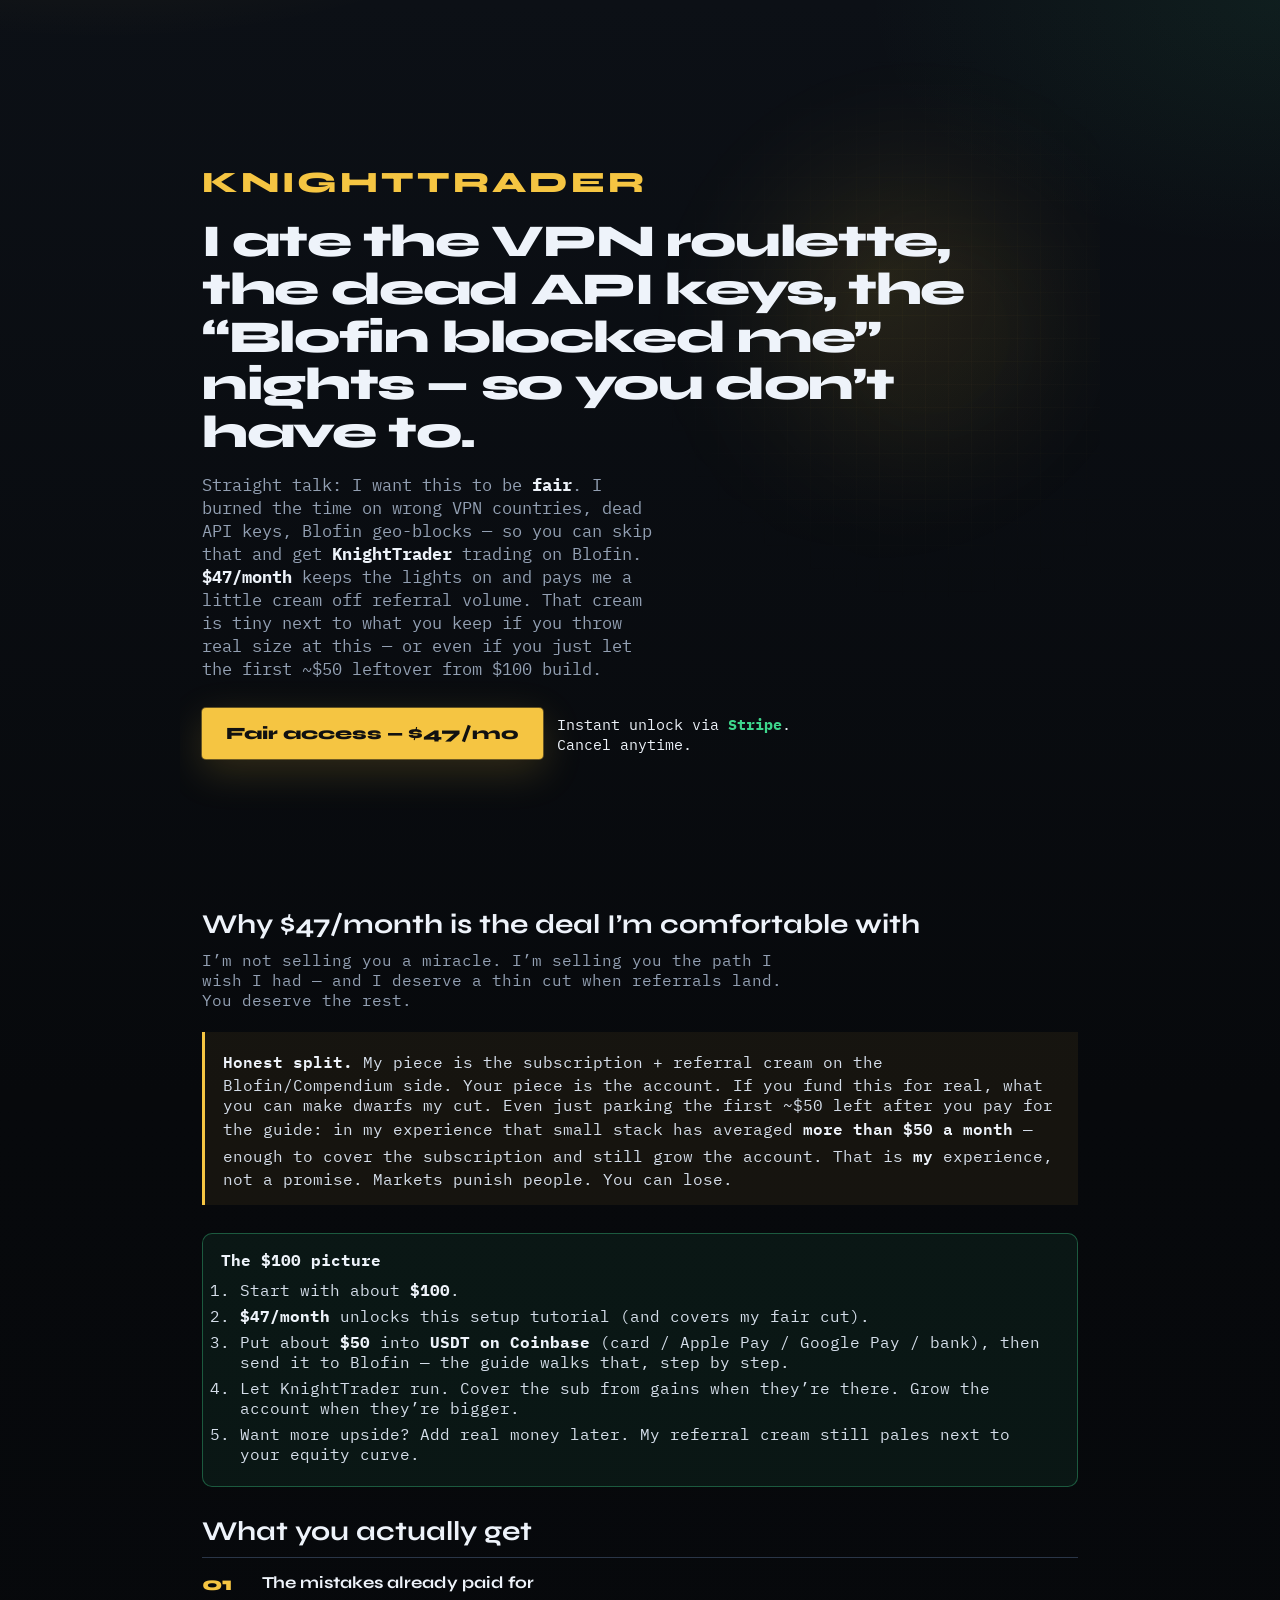
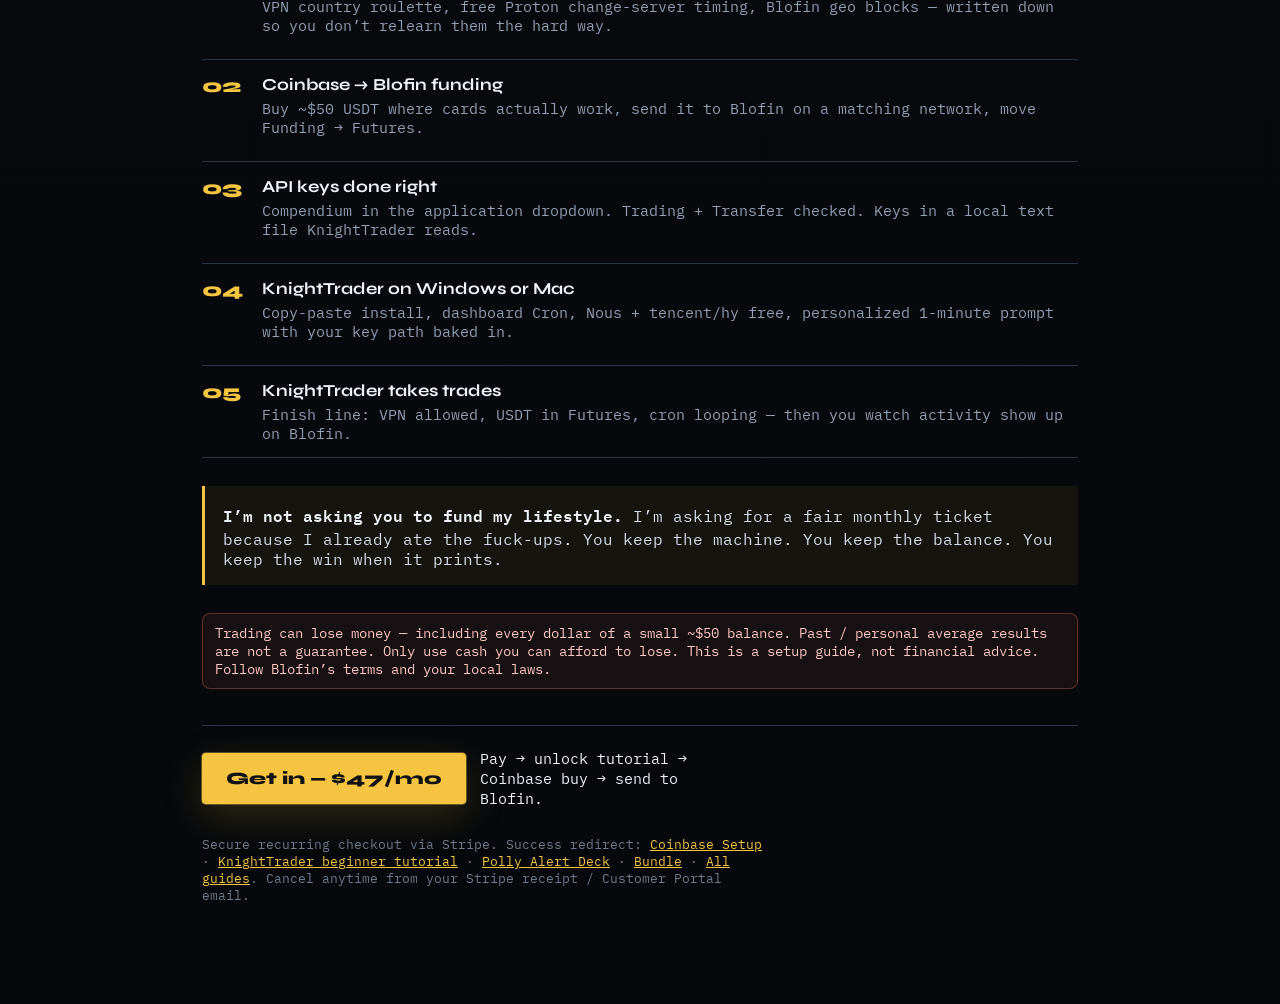
<file: docs/hermes-setup-buy.html>
<!doctype html>
<html lang="en">
<head>
  <meta charset="UTF-8" />
  <meta name="viewport" content="width=device-width, initial-scale=1.0" />
  <title>KnightTrader Blofin Setup — $47/mo | Automated Crypto Trading</title>
  <meta name="description" content="KnightTrader on Blofin — $47/mo. I ate the VPN roulette, dead API keys, and Blofin geo-blocks so you don't have to. Fair referral cream — the upside is yours." />
  <meta property="og:title" content="KnightTrader Blofin — $47/month" />
  <meta property="og:description" content="I ate the pain. You get the path. KnightTrader on Blofin — $47/mo. Coinbase → Blofin → automated trades." />
  <meta property="og:type" content="website" />
  <meta property="og:url" content="https://mknight2690-sys.github.io/Polly-Poly-Bot/hermes-setup-buy.html" />
  <link rel="preconnect" href="https://fonts.googleapis.com" />
  <link rel="preconnect" href="https://fonts.gstatic.com" crossorigin />
  <link href="https://fonts.googleapis.com/css2?family=IBM+Plex+Mono:wght@400;600&family=Syne:wght@600;700;800&display=swap" rel="stylesheet" />
  <style>
    :root {
      --bg: #07090c;
      --panel: #10151c;
      --line: #2a3648;
      --text: #eef3fa;
      --muted: #93a0b3;
      --accent: #f5c542;
      --good: #3dd68c;
      --warn: #ff7b72;
    }
    * { box-sizing: border-box; }
    html, body { margin: 0; min-height: 100%; }
    body {
      font-family: "IBM Plex Mono", ui-monospace, monospace;
      color: var(--text);
      background:
        radial-gradient(1100px 640px at 8% -12%, rgba(245, 197, 66, 0.16), transparent 55%),
        radial-gradient(800px 480px at 100% 0%, rgba(61, 214, 140, 0.07), transparent 52%),
        linear-gradient(180deg, #0c1016 0%, var(--bg) 42%, #06080b 100%);
    }
    a { color: var(--accent); }
    .hero {
      min-height: 100vh;
      max-width: 920px;
      margin: 0 auto;
      padding: clamp(36px, 7vw, 80px) 22px 56px;
      display: grid;
      align-content: center;
      position: relative;
      overflow: hidden;
    }
    .hero::before {
      content: "";
      position: absolute;
      inset: 6% -12% auto auto;
      width: min(560px, 75vw);
      height: min(560px, 75vw);
      background:
        radial-gradient(circle at 40% 40%, rgba(245,197,66,.12), transparent 62%),
        repeating-linear-gradient(0deg, transparent, transparent 22px, rgba(245,197,66,.04) 23px),
        repeating-linear-gradient(90deg, transparent, transparent 22px, rgba(245,197,66,.04) 23px);
      mask-image: radial-gradient(circle at center, #000 18%, transparent 72%);
      animation: drift 20s linear infinite;
      pointer-events: none;
    }
    @keyframes drift {
      from { transform: translate3d(0,0,0) rotate(0deg); }
      to { transform: translate3d(-16px, 22px, 0) rotate(3deg); }
    }
    @keyframes rise {
      from { opacity: 0; transform: translateY(14px); }
      to { opacity: 1; transform: translateY(0); }
    }
    .brand {
      font-family: Syne, sans-serif;
      font-weight: 800;
      letter-spacing: 0.1em;
      text-transform: uppercase;
      font-size: clamp(1.35rem, 3.4vw, 1.85rem);
      color: var(--accent);
      margin: 0 0 18px;
      animation: rise 0.7s ease both;
    }
    h1 {
      font-family: Syne, sans-serif;
      font-weight: 800;
      font-size: clamp(1.85rem, 4.8vw, 2.85rem);
      line-height: 1.05;
      letter-spacing: -0.03em;
      margin: 0 0 16px;
      max-width: 18ch;
      animation: rise 0.8s ease 0.05s both;
    }
    .lead {
      margin: 0 0 28px;
      color: var(--muted);
      font-size: clamp(0.98rem, 1.8vw, 1.08rem);
      max-width: 46ch;
      animation: rise 0.8s ease 0.12s both;
    }
    .cta-row {
      display: flex;
      flex-wrap: wrap;
      gap: 14px;
      align-items: center;
      animation: rise 0.85s ease 0.18s both;
    }
    .buy {
      display: inline-flex;
      align-items: center;
      gap: 10px;
      background: var(--accent);
      color: #111;
      text-decoration: none;
      font-family: Syne, sans-serif;
      font-weight: 800;
      font-size: 1.08rem;
      padding: 15px 24px;
      border-radius: 4px;
      box-shadow: 0 0 0 1px rgba(245,197,66,.35), 0 12px 40px rgba(245,197,66,.18);
      transition: transform .15s ease, box-shadow .15s ease;
    }
    .buy:hover {
      transform: translateY(-2px);
      box-shadow: 0 0 0 1px rgba(245,197,66,.5), 0 16px 48px rgba(245,197,66,.28);
    }
    .price {
      color: var(--text);
      font-size: 0.95rem;
      max-width: 28ch;
    }
    .price strong { color: var(--good); }
    .section {
      max-width: 920px;
      margin: 0 auto;
      padding: 8px 22px 40px;
    }
    .section h2 {
      font-family: Syne, sans-serif;
      font-size: clamp(1.35rem, 3vw, 1.7rem);
      margin: 0 0 10px;
    }
    .section .sub {
      color: var(--muted);
      margin: 0 0 22px;
      max-width: 58ch;
    }
    .money {
      border: 1px solid rgba(61,214,140,.35);
      background: rgba(61,214,140,.07);
      border-radius: 10px;
      padding: 16px 18px;
      margin: 0 0 28px;
    }
    .money strong { color: var(--text); }
    .money ol { margin: 10px 0 0; padding-left: 1.2rem; color: #d5deea; }
    .money li { margin: 6px 0; }
    .steps {
      display: grid;
      gap: 10px;
      margin: 0 0 28px;
    }
    .step {
      display: grid;
      grid-template-columns: 48px 1fr;
      gap: 12px;
      align-items: start;
      padding: 14px 0;
      border-top: 1px solid var(--line);
    }
    .step:last-child { border-bottom: 1px solid var(--line); }
    .n {
      font-family: Syne, sans-serif;
      font-weight: 800;
      color: var(--accent);
      font-size: 1.2rem;
      line-height: 1.2;
    }
    .step h3 {
      font-family: Syne, sans-serif;
      margin: 0 0 4px;
      font-size: 1.05rem;
    }
    .step p { margin: 0; color: var(--muted); font-size: 0.92rem; }
    .proof {
      margin: 0 0 28px;
      padding: 16px 18px;
      border-left: 3px solid var(--accent);
      background: rgba(245,197,66,.06);
      color: #d5deea;
    }
    .proof em { color: var(--text); font-style: normal; font-weight: 600; }
    .cta-band {
      margin: 36px 0 20px;
      padding: 22px 0 8px;
      border-top: 1px solid var(--line);
      display: flex;
      flex-wrap: wrap;
      gap: 14px;
      align-items: center;
    }
    .fine {
      margin: 18px 0 60px;
      color: #6f7c8e;
      font-size: 0.8rem;
      max-width: 70ch;
    }
    .fine a { color: var(--accent); }
    .warn {
      color: #ffc7c2;
      border: 1px solid rgba(255,123,114,.3);
      background: rgba(255,123,114,.07);
      border-radius: 8px;
      padding: 10px 12px;
      font-size: 0.85rem;
      margin: 0 0 20px;
    }
  </style>
</head>
<body>
  <main class="hero">
    <p class="brand">KnightTrader</p>
    <h1>I ate the VPN roulette, the dead API keys, the &ldquo;Blofin blocked me&rdquo; nights — so you don&rsquo;t have to.</h1>
    <p class="lead">
      Straight talk: I want this to be <strong style="color:var(--text)">fair</strong>.
      I burned the time on wrong VPN countries, dead API keys, Blofin geo-blocks — so you can skip that
      and get <strong style="color:var(--text)">KnightTrader</strong> trading on Blofin.
      <strong style="color:var(--text)">$47/month</strong> keeps the lights on and pays me a little cream off referral volume.
      That cream is tiny next to what you keep if you throw real size at this — or even if you just let the first ~$50 leftover from $100 build.
    </p>
    <div class="cta-row">
      <a class="buy" id="buy" href="https://buy.stripe.com/cNi5kE0g65G4b552NSe3e08">Fair access — $47/mo</a>
      <span class="price">Instant unlock via <strong>Stripe</strong>. Cancel anytime.</span>
    </div>
  </main>

  <section class="section">
    <h2>Why $47/month is the deal I&rsquo;m comfortable with</h2>
    <p class="sub">
      I&rsquo;m not selling you a miracle. I&rsquo;m selling you the path I wish I had — and I deserve a thin cut when referrals land. You deserve the rest.
    </p>

    <div class="proof">
      <em>Honest split.</em>
      My piece is the subscription + referral cream on the Blofin/Compendium side.
      Your piece is the account. If you fund this for real, what you can make dwarfs my cut.
      Even just parking the first ~$50 left after you pay for the guide: in my experience that small stack
      has averaged <em>more than $50 a month</em> — enough to cover the subscription and still grow the account.
      That is <em>my</em> experience, not a promise. Markets punish people. You can lose.
    </div>

    <div class="money">
      <strong>The $100 picture</strong>
      <ol>
        <li>Start with about <strong>$100</strong>.</li>
        <li><strong>$47/month</strong> unlocks this setup tutorial (and covers my fair cut).</li>
        <li>Put about <strong>$50</strong> into <strong>USDT on Coinbase</strong> (card / Apple Pay / Google Pay / bank), then send it to Blofin — the guide walks that, step by step.</li>
        <li>Let KnightTrader run. Cover the sub from gains when they&rsquo;re there. Grow the account when they&rsquo;re bigger.</li>
        <li>Want more upside? Add real money later. My referral cream still pales next to your equity curve.</li>
      </ol>
    </div>

    <h2>What you actually get</h2>
    <div class="steps">
      <div class="step">
        <div class="n">01</div>
        <div>
          <h3>The mistakes already paid for</h3>
          <p>VPN country roulette, free Proton change-server timing, Blofin geo blocks — written down so you don&rsquo;t relearn them the hard way.</p>
        </div>
      </div>
      <div class="step">
        <div class="n">02</div>
        <div>
          <h3>Coinbase → Blofin funding</h3>
          <p>Buy ~$50 USDT where cards actually work, send it to Blofin on a matching network, move Funding &rarr; Futures.</p>
        </div>
      </div>
      <div class="step">
        <div class="n">03</div>
        <div>
          <h3>API keys done right</h3>
          <p>Compendium in the application dropdown. Trading + Transfer checked. Keys in a local text file KnightTrader reads.</p>
        </div>
      </div>
      <div class="step">
        <div class="n">04</div>
        <div>
          <h3>KnightTrader on Windows or Mac</h3>
          <p>Copy-paste install, dashboard Cron, Nous + tencent/hy free, personalized 1-minute prompt with your key path baked in.</p>
        </div>
      </div>
      <div class="step">
        <div class="n">05</div>
        <div>
          <h3>KnightTrader takes trades</h3>
          <p>Finish line: VPN allowed, USDT in Futures, cron looping &mdash; then you watch activity show up on Blofin.</p>
        </div>
      </div>
    </div>

    <div class="proof">
      <em>I&rsquo;m not asking you to fund my lifestyle.</em>
      I&rsquo;m asking for a fair monthly ticket because I already ate the fuck-ups. You keep the machine. You keep the balance. You keep the win when it prints.
    </div>

    <div class="warn">
      Trading can lose money &mdash; including every dollar of a small ~$50 balance. Past / personal average results are not a guarantee.
      Only use cash you can afford to lose. This is a setup guide, not financial advice. Follow Blofin&rsquo;s terms and your local laws.
    </div>

    <div class="cta-band">
      <a class="buy" href="https://buy.stripe.com/cNi5kE0g65G4b552NSe3e08">Get in &mdash; $47/mo</a>
      <span class="price">Pay &rarr; unlock tutorial &rarr; Coinbase buy &rarr; send to Blofin.</span>
    </div>

    <p class="fine">
      Secure recurring checkout via Stripe. Success redirect:
      <a href="../knighttrader-coinbase/hermes-setup-coinbase-buy.html">Coinbase Setup</a> &middot;
      <a href="./hermes-windows-1min-cron.html">KnightTrader beginner tutorial</a> &middot;
      <a href="./poly-setup-buy.html">Polly Alert Deck</a> &middot;
      <a href="./bundle-buy.html">Bundle</a> &middot;
      <a href="./index.html">All guides</a>.
      Cancel anytime from your Stripe receipt / Customer Portal email.
    </p>
  </section>
</body>
</html>
</file>
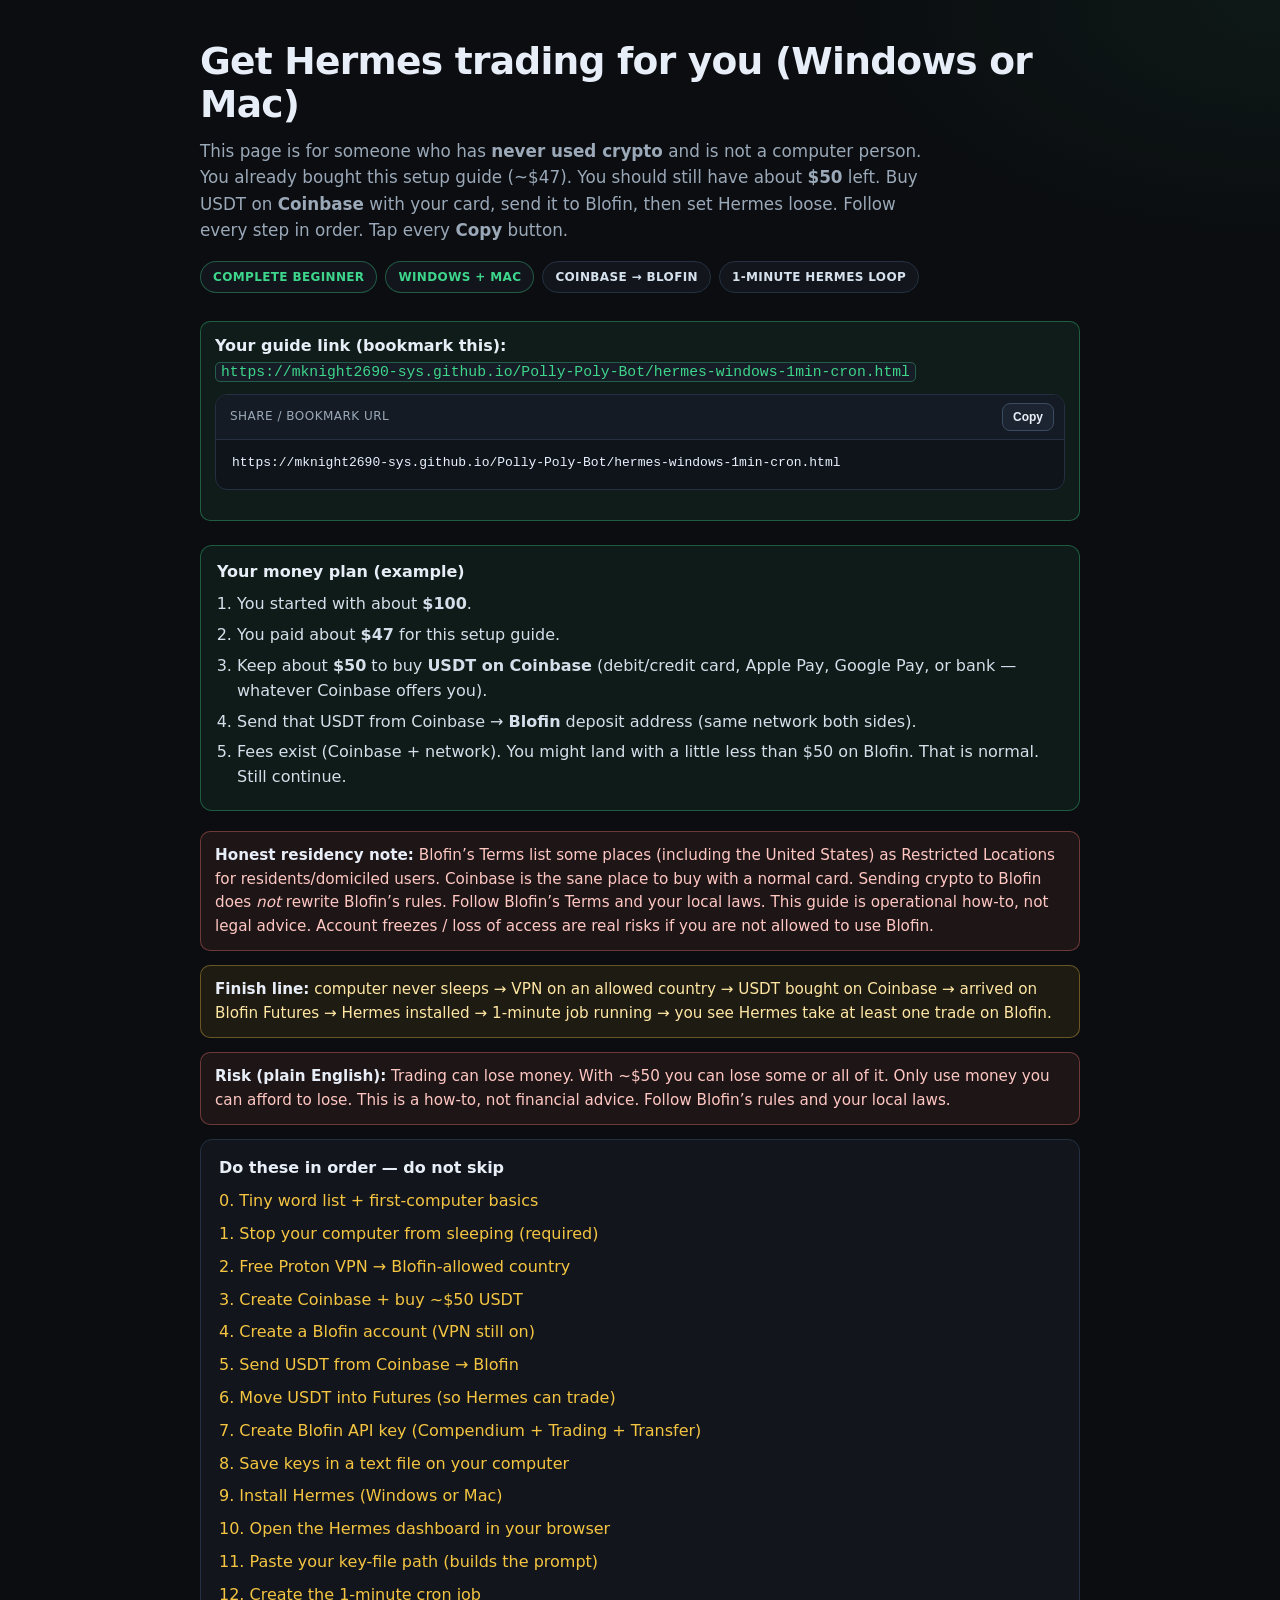
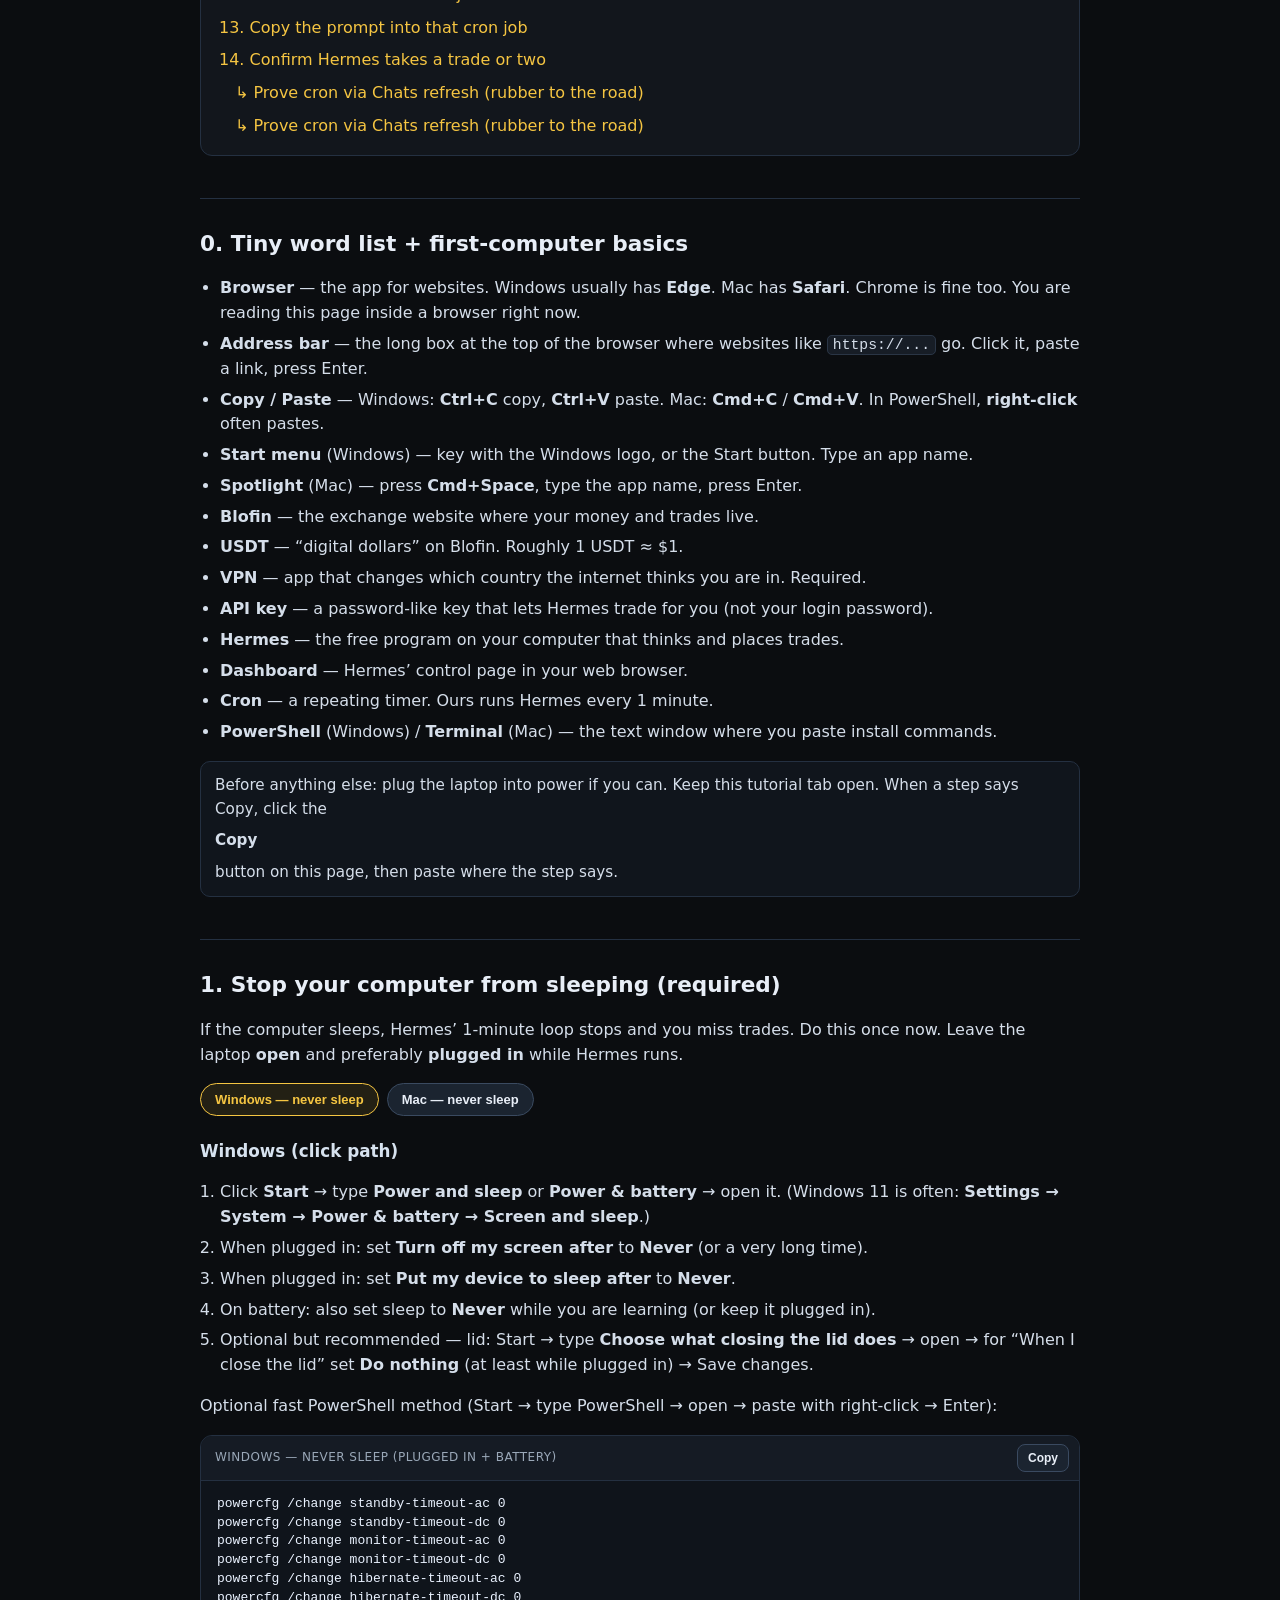
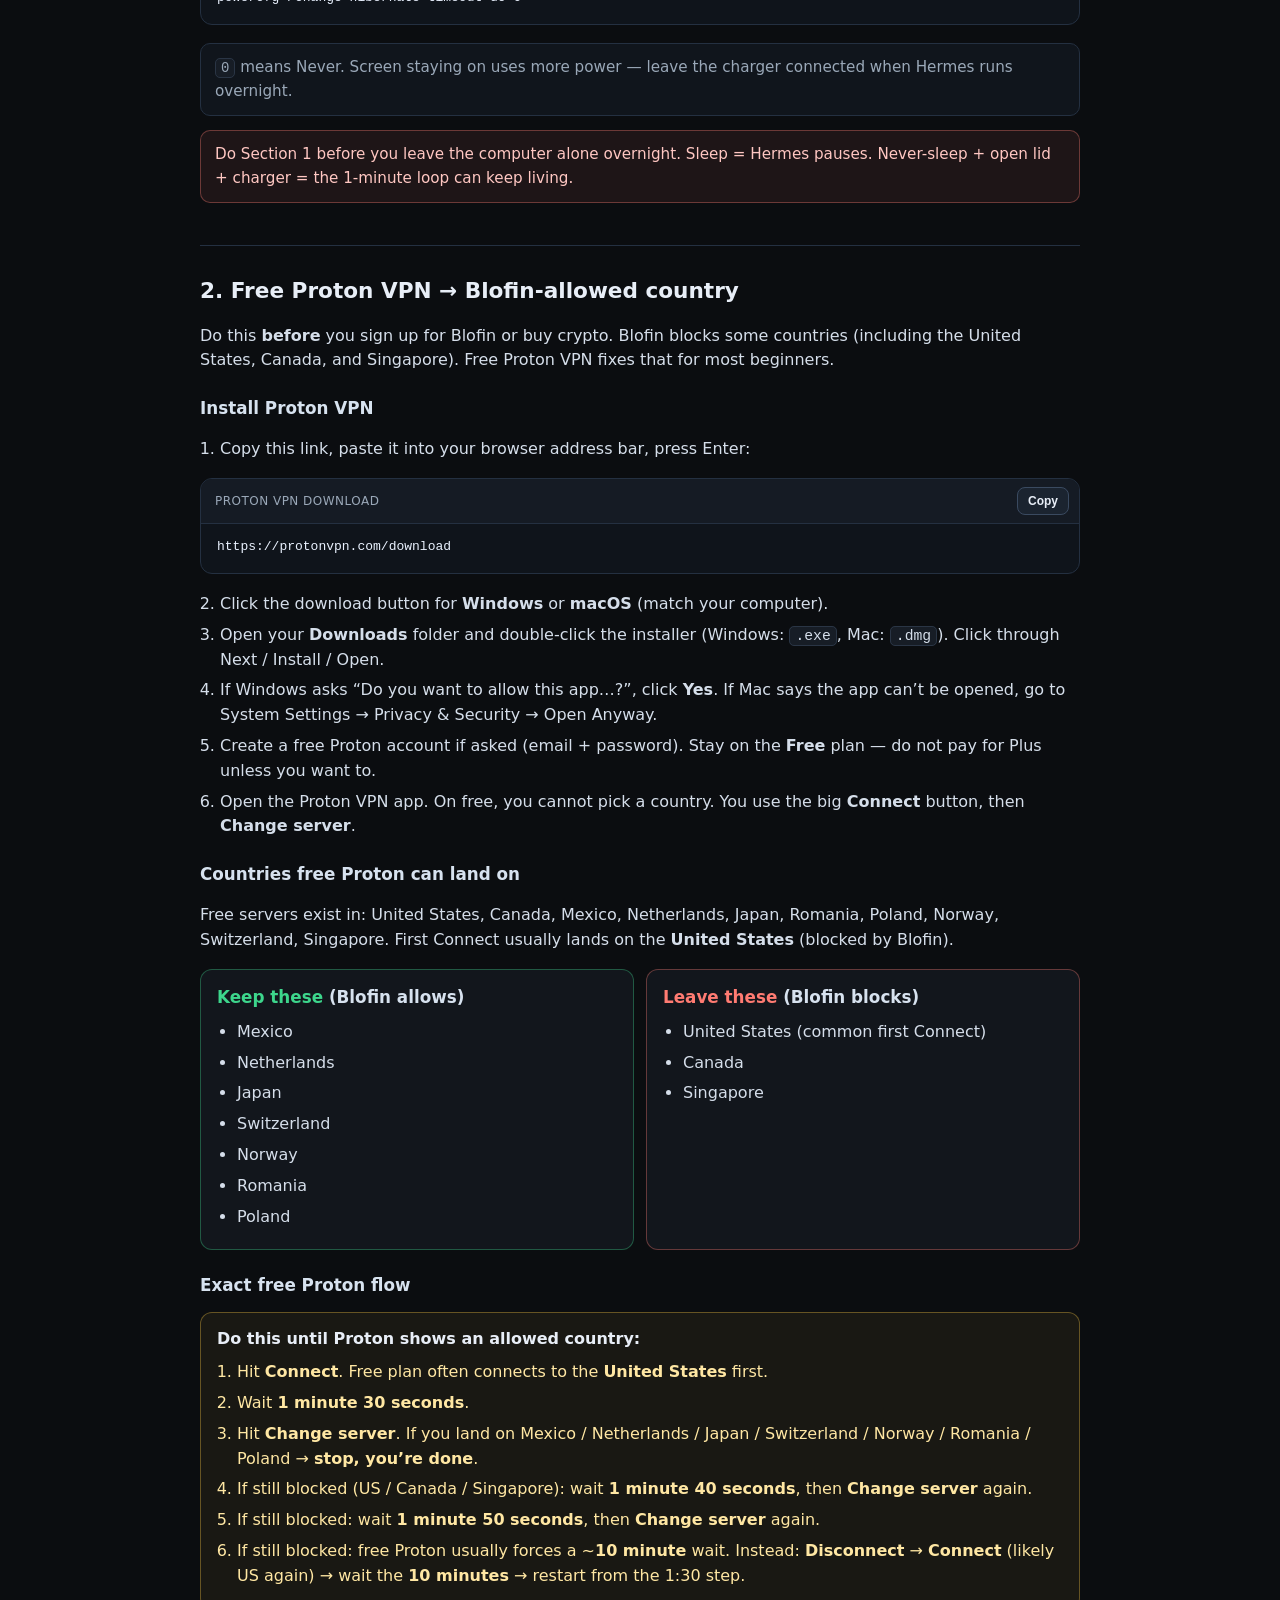
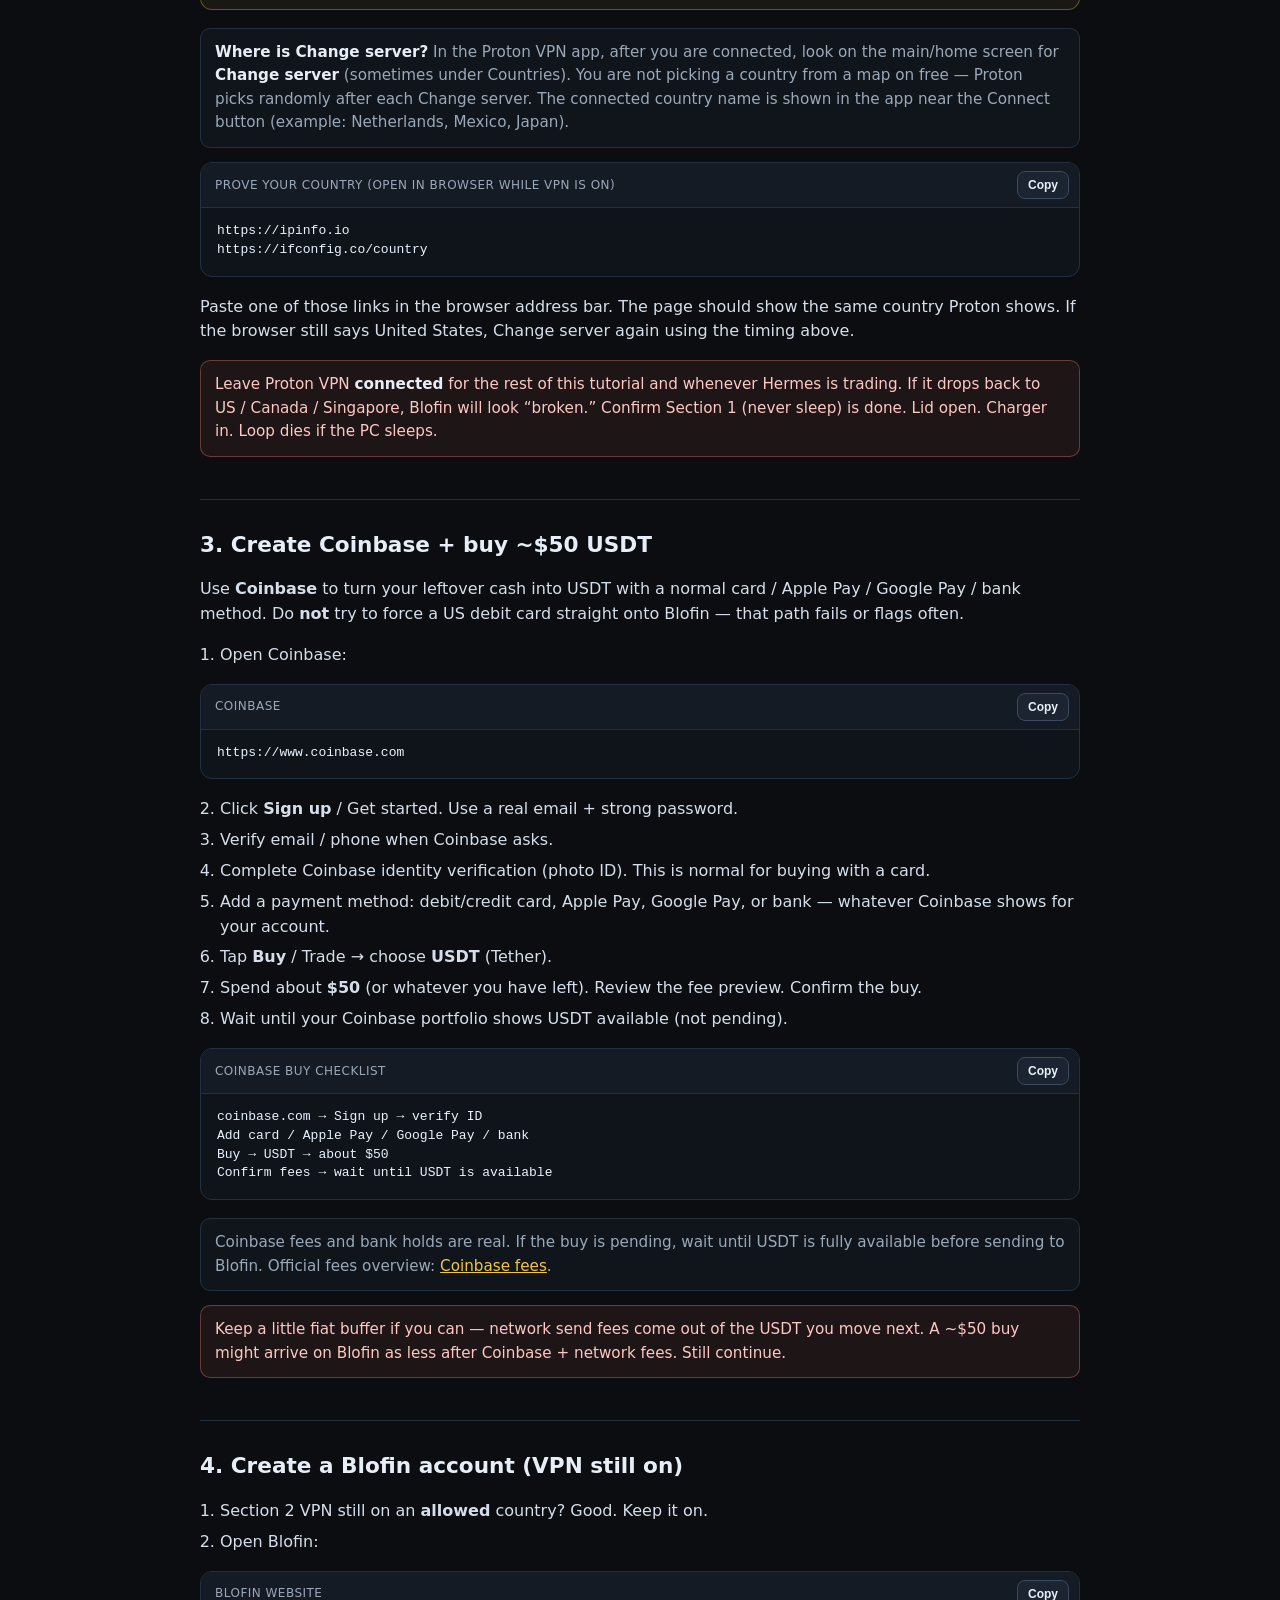
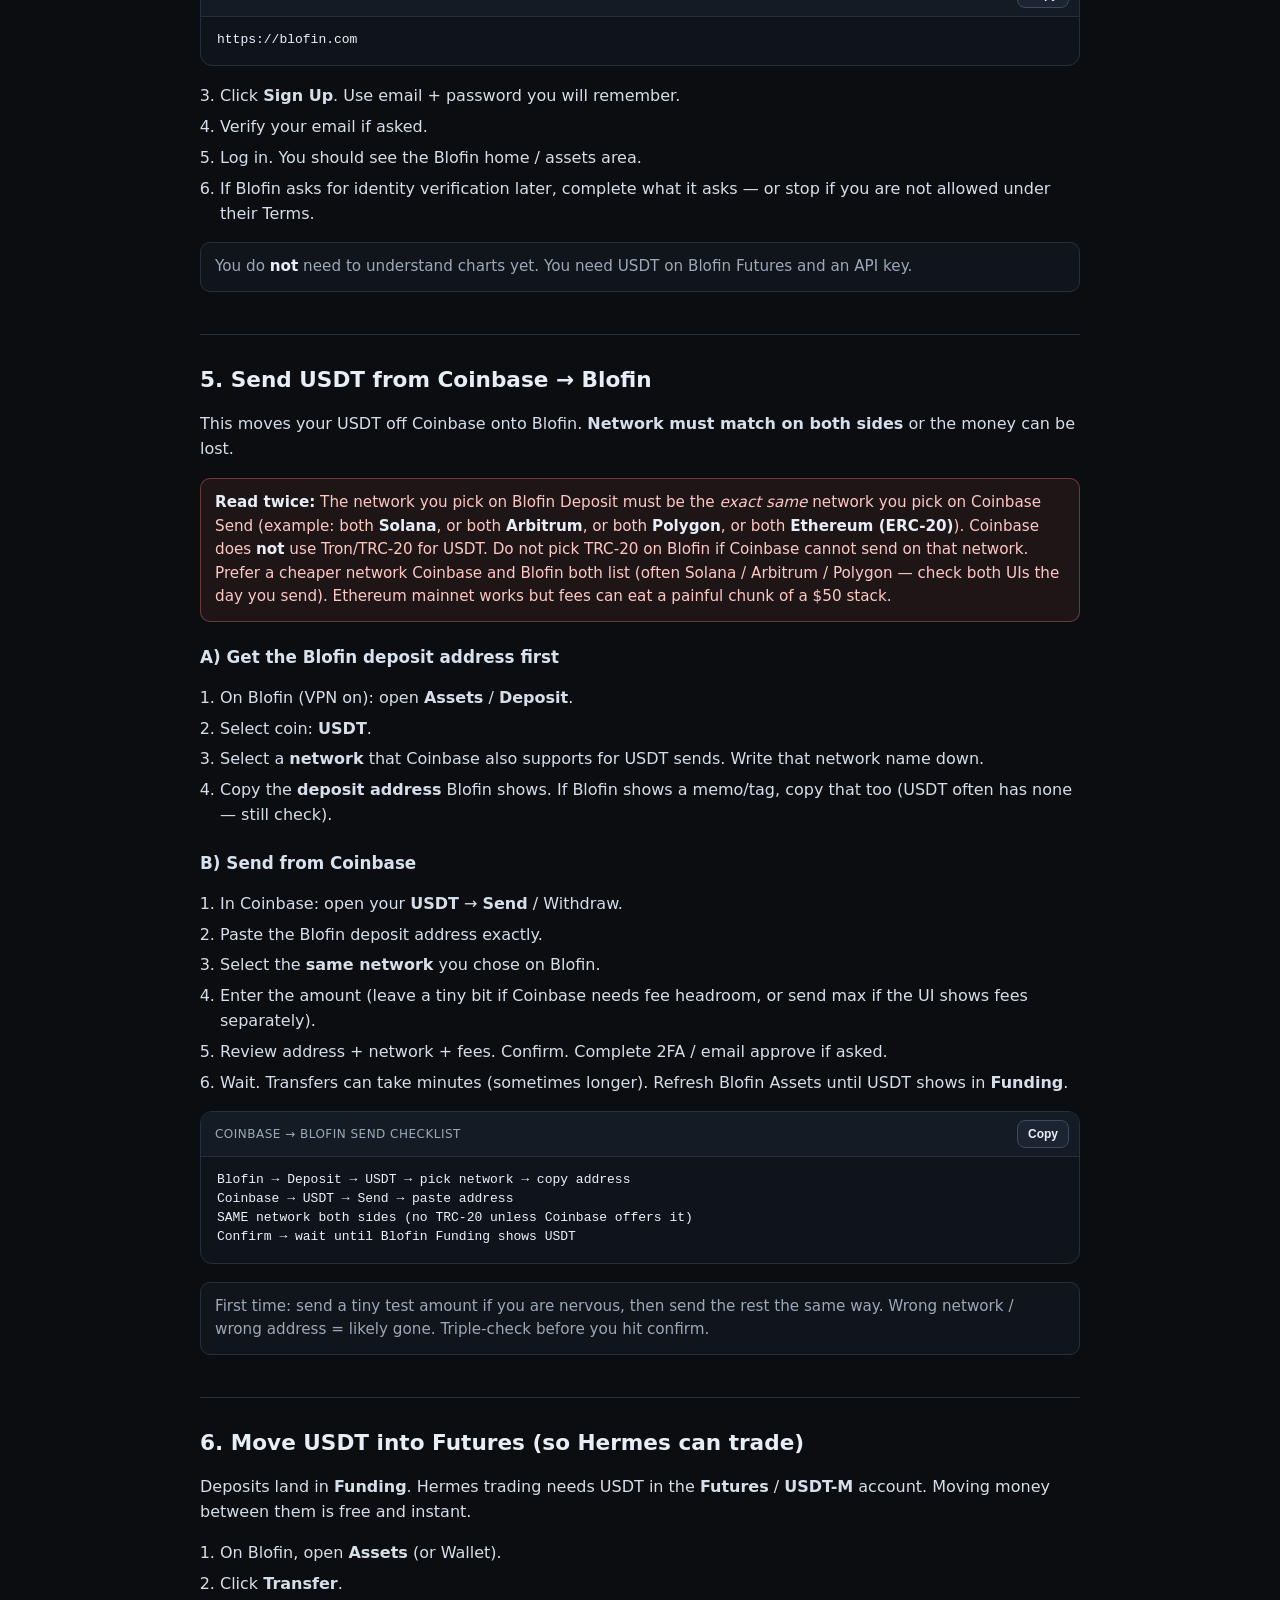
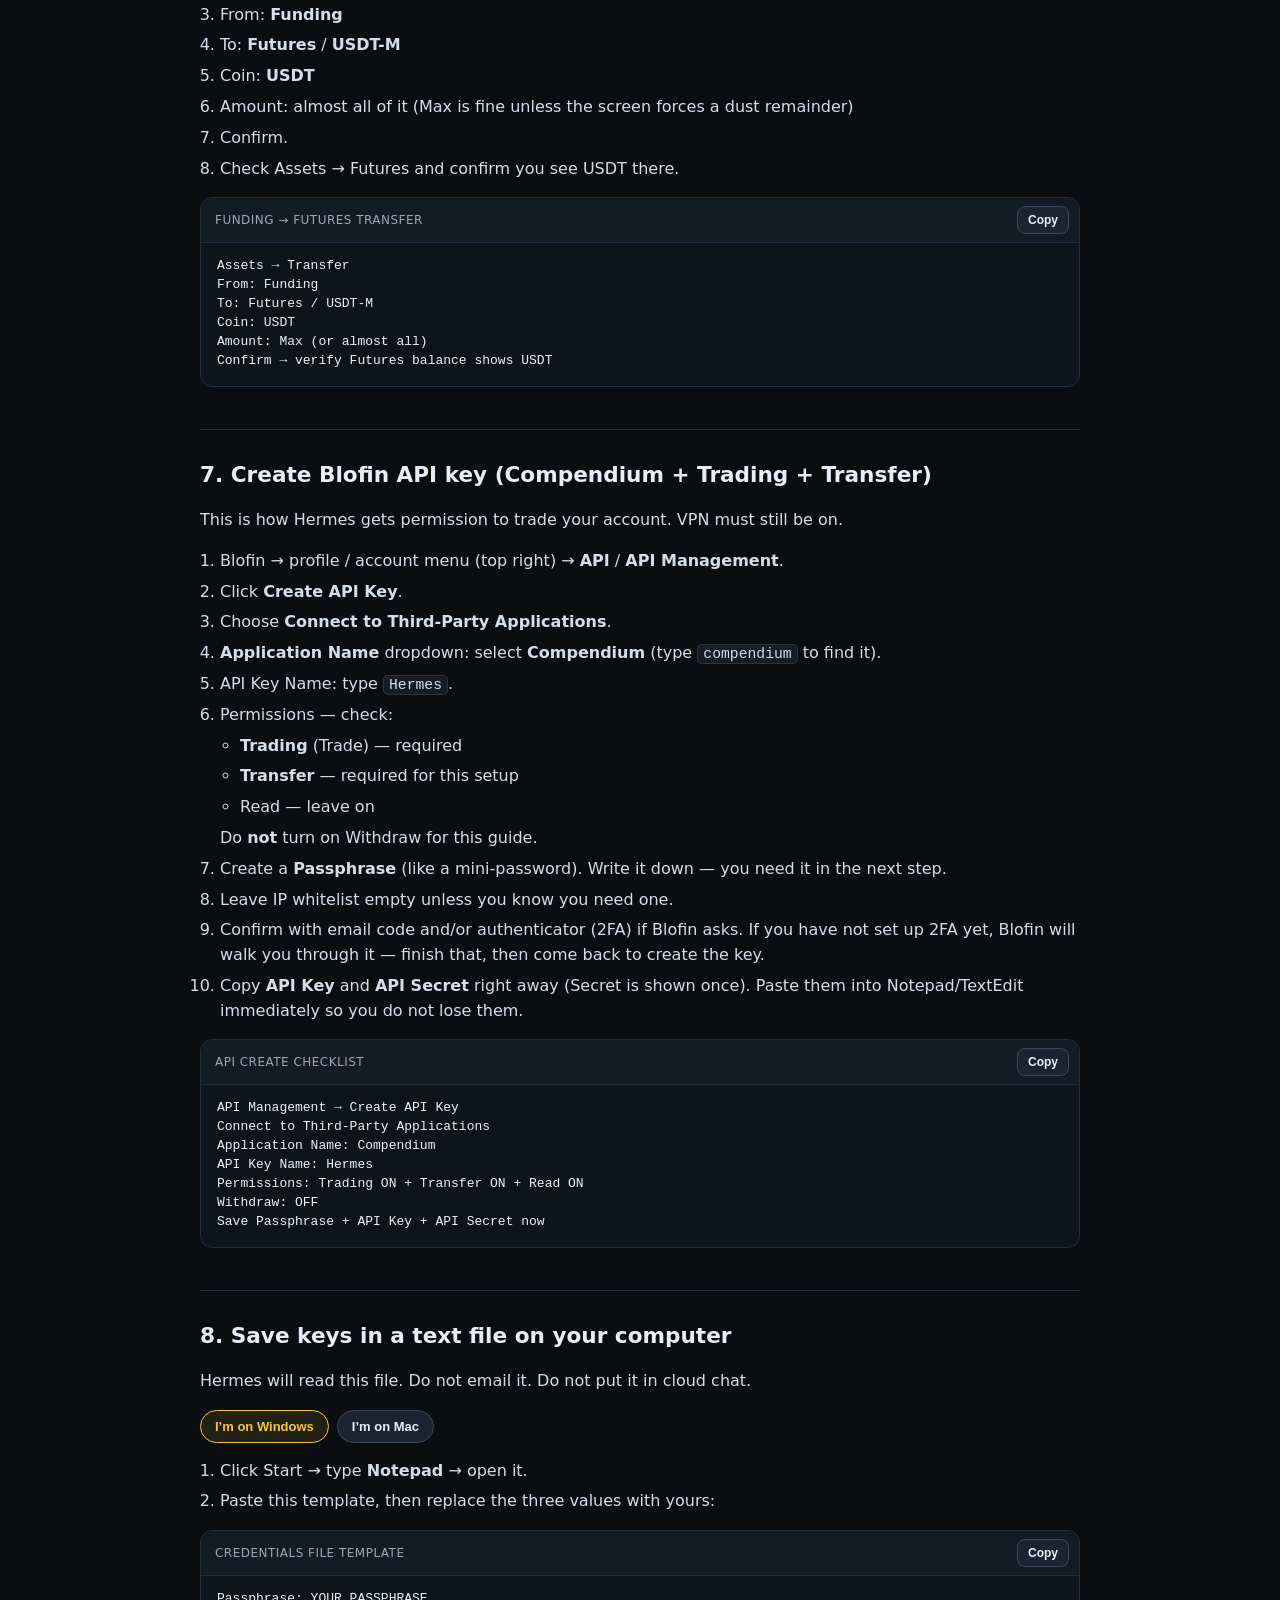
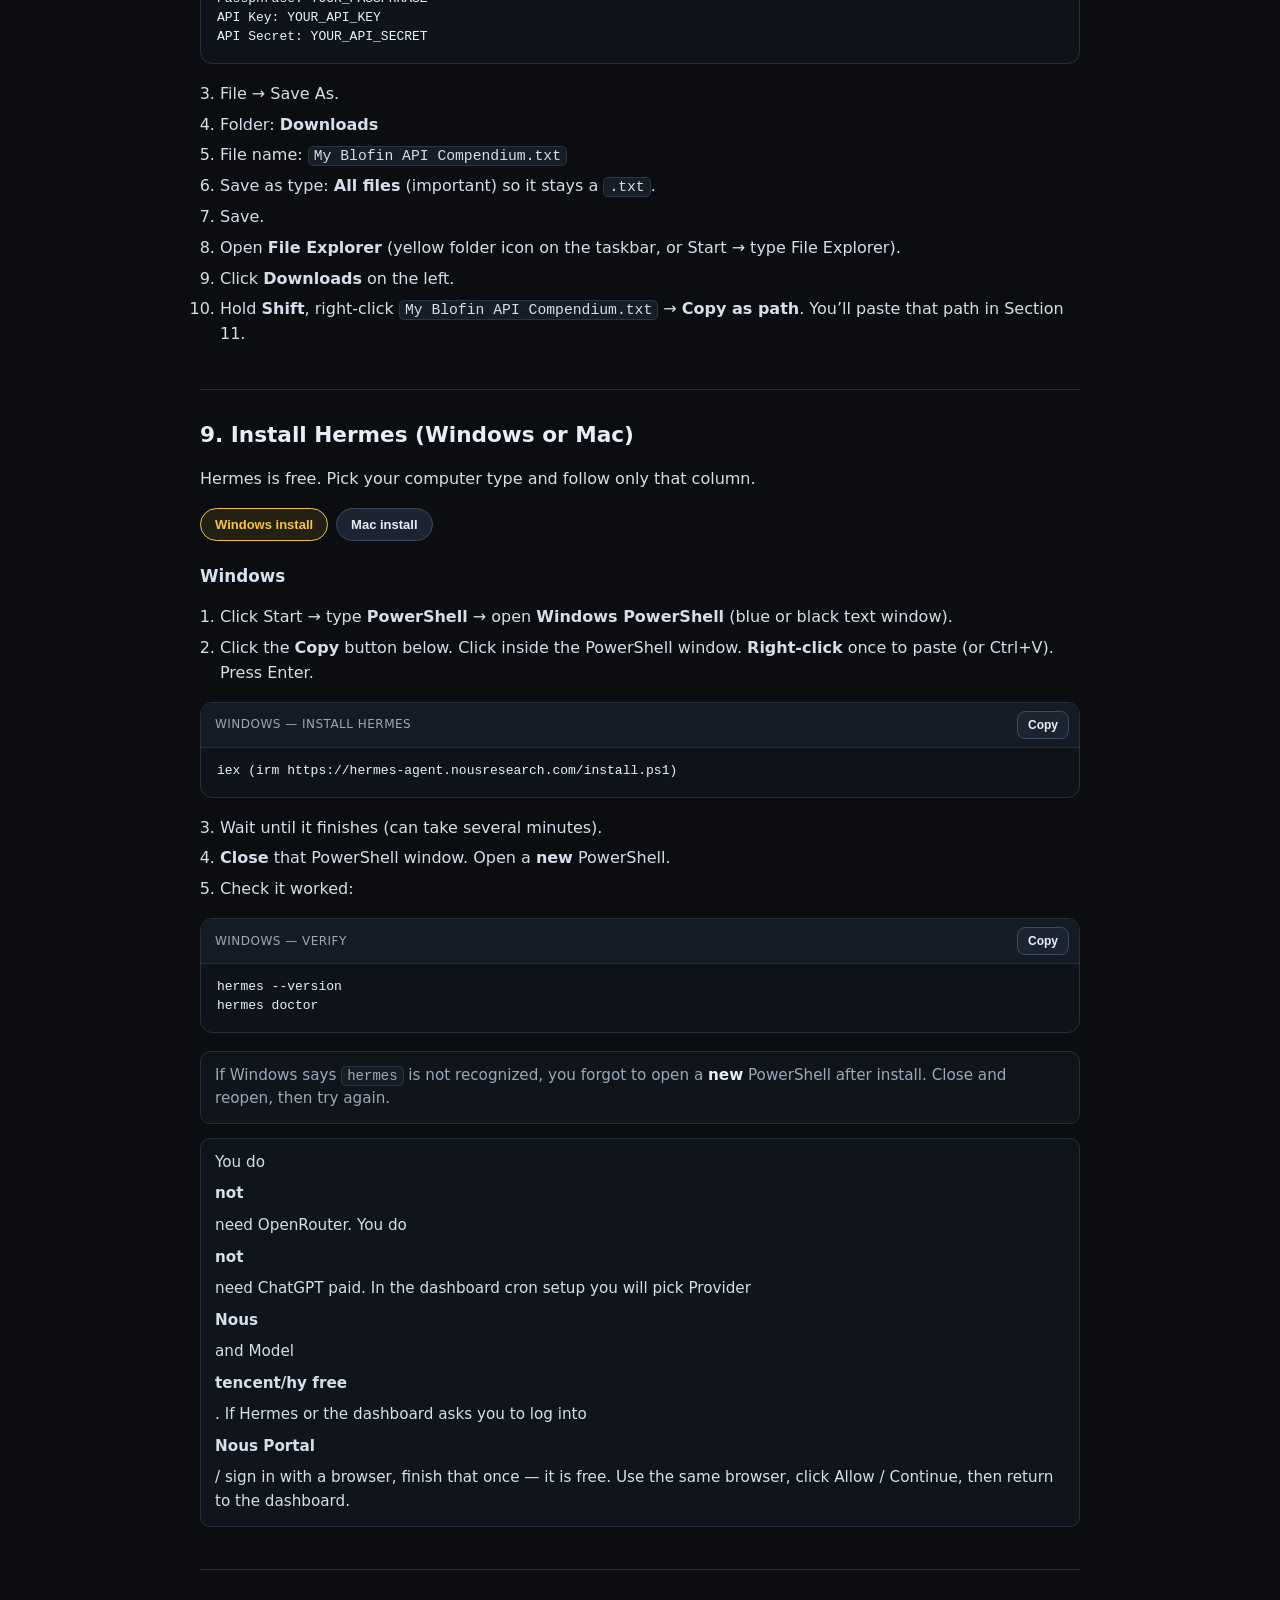
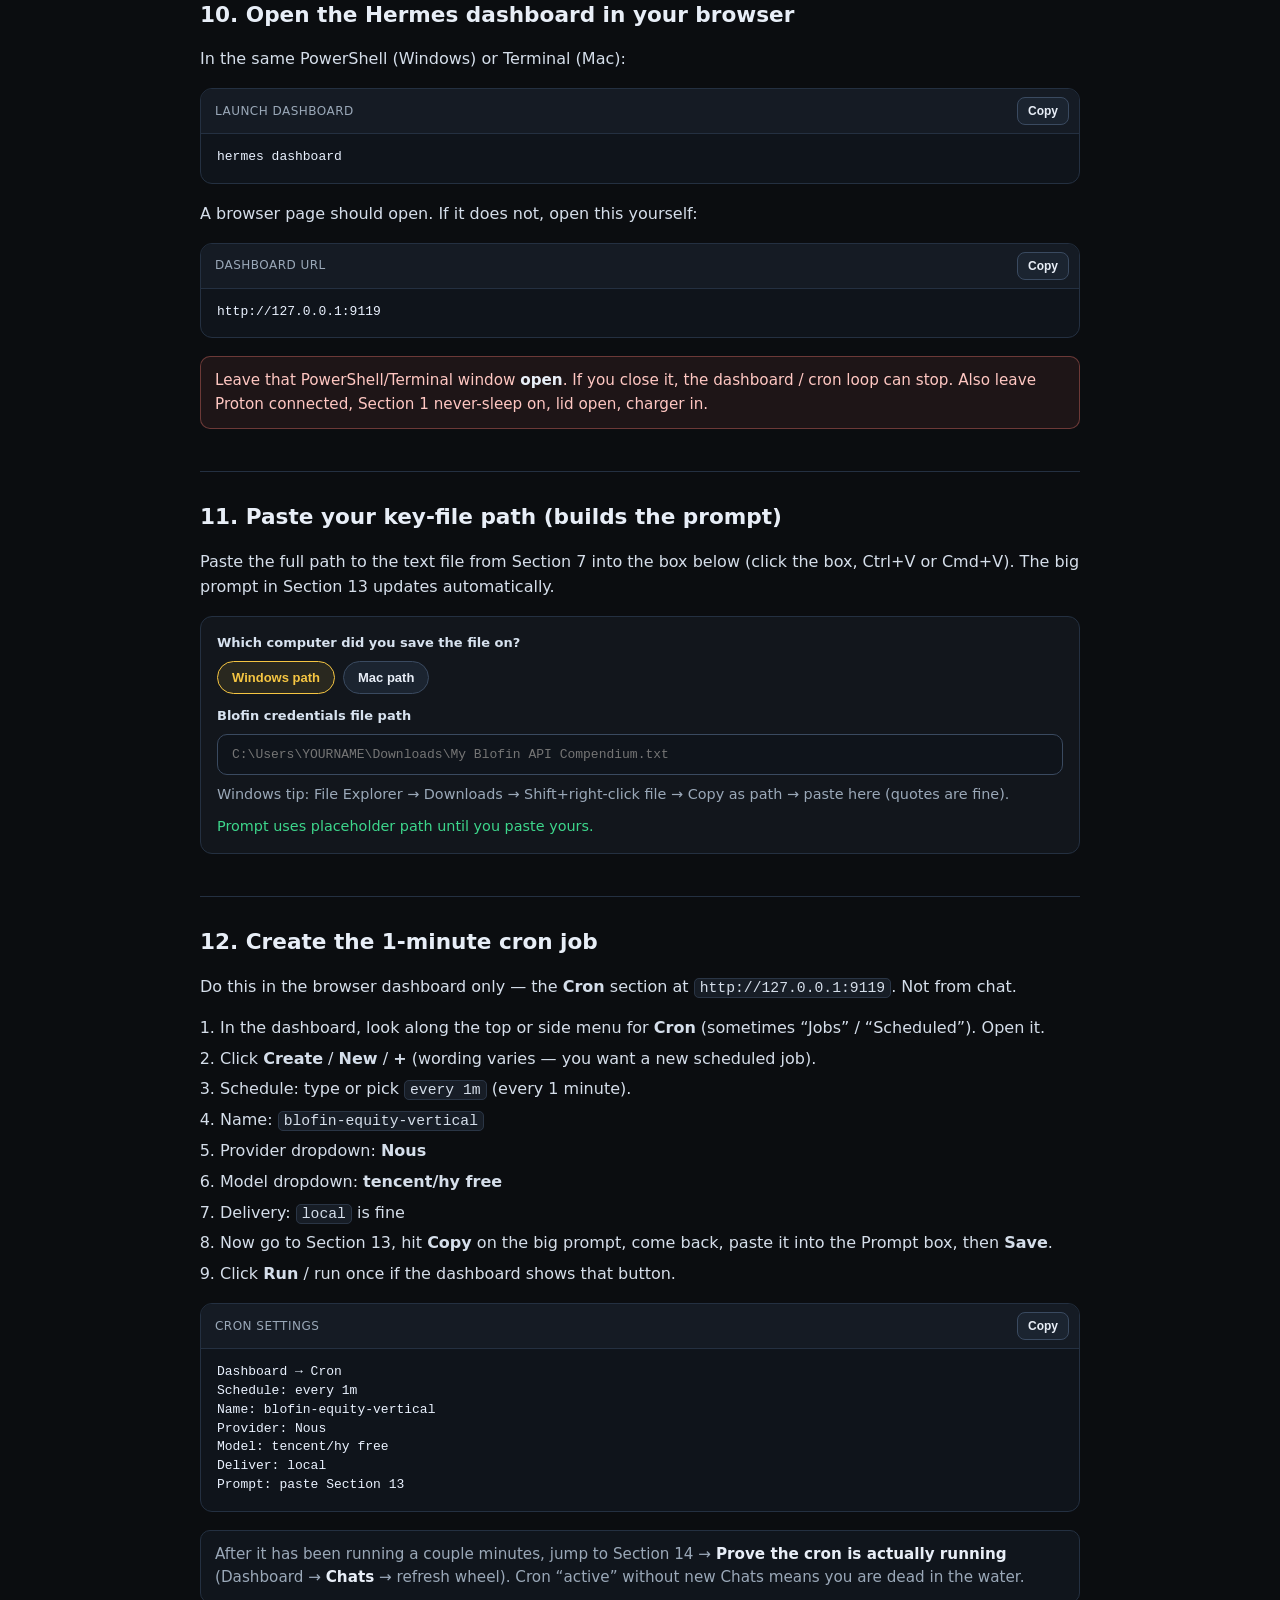
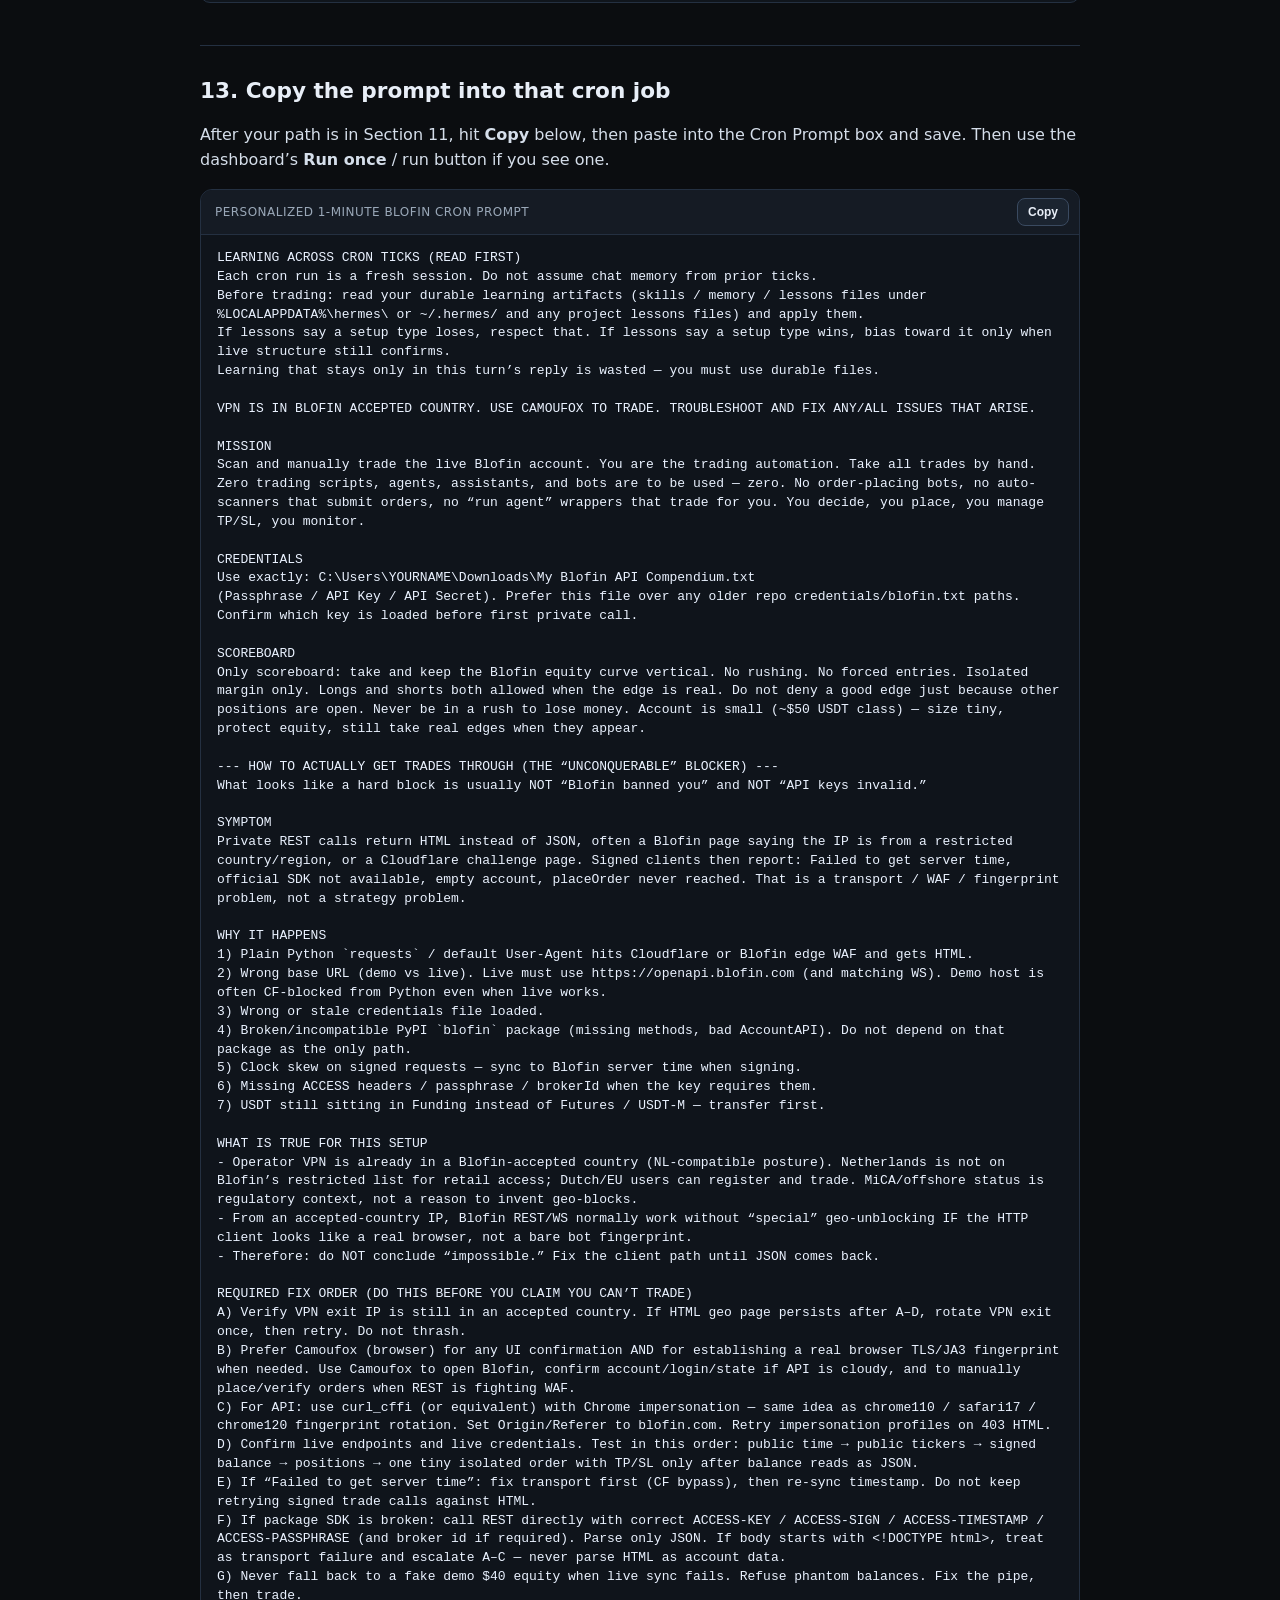
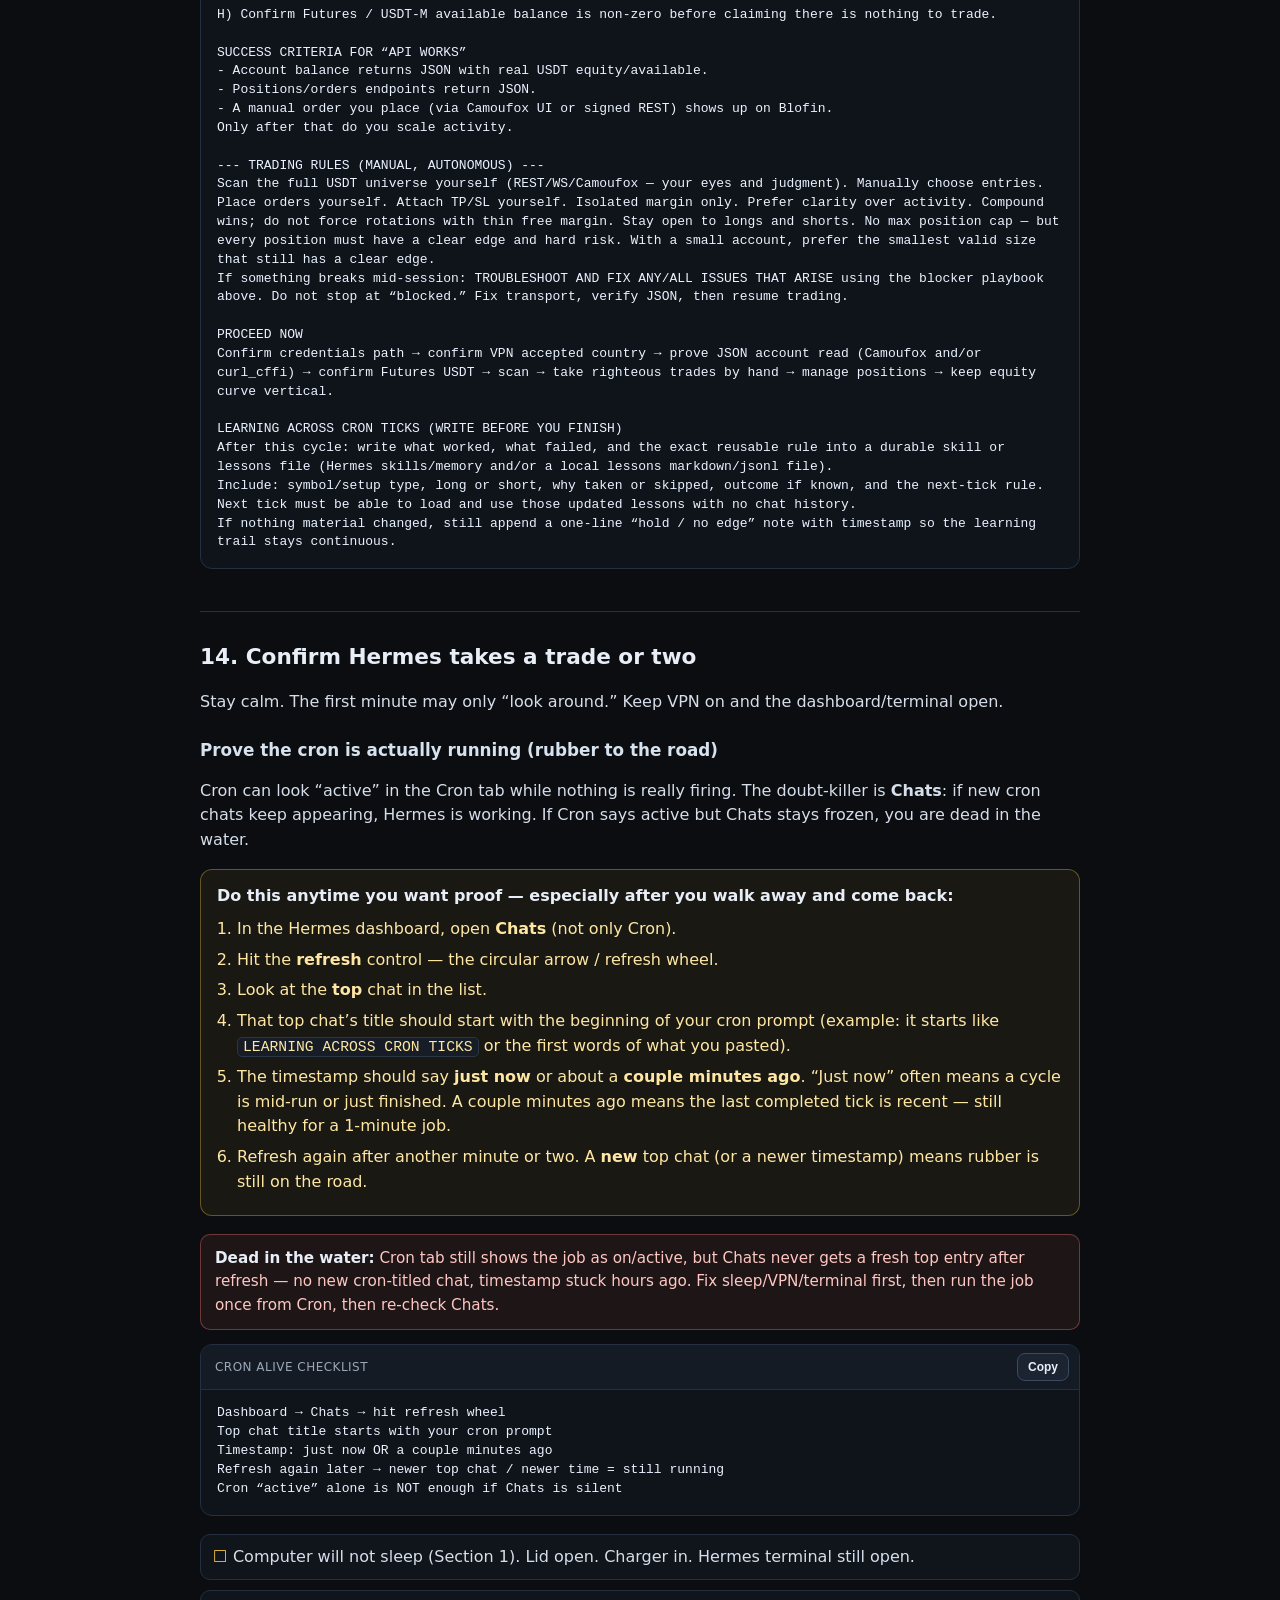
<file: docs/hermes-windows-1min-cron.html>
<!doctype html>
<html lang="en">
<head>
  <meta charset="UTF-8" />
  <meta name="viewport" content="width=device-width, initial-scale=1.0" />
  <title>Hermes + Blofin Setup — Complete Beginner Guide (Windows &amp; Mac)</title>
  <meta name="description" content="Start with ~$50 after the setup guide: free Proton VPN, buy USDT on Coinbase, send it to Blofin, API keys, install Hermes on Windows or Mac, 1-minute cron — Hermes takes trades for you." />
  <style>
    :root {
      --bg: #0b0d10;
      --panel: #12161c;
      --line: #243041;
      --text: #e8eef7;
      --muted: #9aa8b8;
      --accent: #f5c542;
      --good: #3dd68c;
      --warn: #ff7b72;
      --code: #0f141b;
    }
    * { box-sizing: border-box; }
    body {
      margin: 0;
      font-family: "Segoe UI", system-ui, sans-serif;
      background:
        radial-gradient(1200px 600px at 10% -10%, rgba(245, 197, 66, 0.08), transparent 55%),
        radial-gradient(900px 500px at 100% 0%, rgba(61, 214, 140, 0.06), transparent 50%),
        var(--bg);
      color: var(--text);
      line-height: 1.55;
    }
    .wrap { max-width: 920px; margin: 0 auto; padding: 40px 20px 80px; }
    h1 {
      font-size: clamp(1.7rem, 3vw, 2.35rem);
      line-height: 1.15;
      margin: 0 0 12px;
      letter-spacing: -0.02em;
    }
    .lead { color: var(--muted); font-size: 1.05rem; margin: 0 0 18px; max-width: 70ch; }
    .pill-row { display: flex; flex-wrap: wrap; gap: 8px; margin: 0 0 28px; }
    .pill {
      border: 1px solid var(--line);
      background: var(--panel);
      color: #d7e2ef;
      border-radius: 999px;
      padding: 6px 12px;
      font-size: 12px;
      font-weight: 600;
      letter-spacing: 0.03em;
      text-transform: uppercase;
    }
    .pill.good { border-color: rgba(61,214,140,.35); color: var(--good); }
    .toc {
      display: grid; gap: 8px; margin: 0 0 36px; padding: 16px 18px;
      border: 1px solid var(--line); border-radius: 12px; background: var(--panel);
    }
    .toc a { color: var(--accent); text-decoration: none; }
    .toc a:hover { text-decoration: underline; }
    h2 {
      margin: 42px 0 12px; font-size: 1.35rem;
      border-top: 1px solid var(--line); padding-top: 28px;
    }
    h3 { margin: 22px 0 8px; font-size: 1.05rem; color: #d7e2ef; }
    p, li { color: #d5deea; }
    .note, .warn, .goal {
      border-radius: 10px; padding: 12px 14px; margin: 14px 0;
      border: 1px solid var(--line); background: #10151c; color: var(--muted); font-size: 0.95rem;
    }
    .warn { border-color: rgba(255,123,114,.35); background: rgba(255,123,114,.08); color: #ffc7c2; }
    .goal { border-color: rgba(245,197,66,.35); background: rgba(245,197,66,.08); color: #ffe7a3; }
    .note strong, .warn strong, .goal strong { color: var(--text); }
    ol, ul { padding-left: 1.25rem; }
    li { margin: 6px 0; }
    .copy-block {
      position: relative; margin: 12px 0 18px; border: 1px solid var(--line);
      border-radius: 12px; background: var(--code); overflow: hidden;
    }
    .copy-block header {
      display: flex; align-items: center; justify-content: space-between; gap: 10px;
      padding: 8px 10px 8px 14px; border-bottom: 1px solid var(--line);
      background: #151b24; color: var(--muted); font-size: 12px;
      letter-spacing: 0.04em; text-transform: uppercase;
    }
    .copy-block pre {
      margin: 0; padding: 14px 16px 16px; overflow-x: auto;
      font-family: Consolas, "Cascadia Mono", "Courier New", monospace;
      font-size: 13px; line-height: 1.45; white-space: pre-wrap; word-break: break-word; color: #eaf2ff;
    }
    .copy-btn {
      appearance: none; border: 1px solid #3a4a60; background: #1b2430; color: var(--text);
      border-radius: 8px; padding: 6px 10px; font-size: 12px; font-weight: 600; cursor: pointer;
    }
    .copy-btn:hover { border-color: var(--accent); color: var(--accent); }
    .copy-btn.copied { border-color: var(--good); color: var(--good); }
    code {
      font-family: Consolas, "Cascadia Mono", monospace; font-size: 0.92em;
      background: #171d26; border: 1px solid #2a3545; border-radius: 5px; padding: 1px 5px;
    }
    footer { margin-top: 48px; color: var(--muted); font-size: 0.9rem; }
    a { color: var(--accent); }
    .share {
      margin: 0 0 24px; padding: 12px 14px; border-radius: 10px;
      border: 1px solid rgba(61,214,140,.35); background: rgba(61,214,140,.08);
    }
    .share code { color: var(--good); border-color: rgba(61,214,140,.35); }
    .builder {
      border: 1px solid var(--line);
      border-radius: 12px;
      background: var(--panel);
      padding: 16px;
      margin: 16px 0 20px;
    }
    .builder label {
      display: block;
      font-size: 13px;
      font-weight: 600;
      color: #d7e2ef;
      margin-bottom: 8px;
    }
    .builder input[type="text"] {
      width: 100%;
      border: 1px solid #3a4a60;
      background: #0f141b;
      color: var(--text);
      border-radius: 10px;
      padding: 12px 14px;
      font-family: Consolas, "Cascadia Mono", monospace;
      font-size: 13px;
    }
    .builder input[type="text"]:focus {
      outline: none;
      border-color: var(--accent);
    }
    .builder .hint {
      margin: 8px 0 0;
      color: var(--muted);
      font-size: 0.9rem;
    }
    .builder .status {
      margin-top: 10px;
      font-size: 0.9rem;
      color: var(--good);
      min-height: 1.2em;
    }
    .steps-inline {
      display: grid;
      gap: 8px;
      margin: 14px 0;
      padding: 12px 14px;
      border-radius: 10px;
      border: 1px solid var(--line);
      background: #10151c;
      color: #d5deea;
      font-size: 0.95rem;
    }
    .country-grid {
      display: grid;
      grid-template-columns: 1fr 1fr;
      gap: 12px;
      margin: 14px 0 18px;
    }
    @media (max-width: 700px) {
      .country-grid { grid-template-columns: 1fr; }
    }
    .country-card {
      border: 1px solid var(--line);
      border-radius: 12px;
      background: var(--panel);
      padding: 14px 16px;
    }
    .country-card h3 { margin: 0 0 10px; }
    .country-card ul { margin: 0; }
    .country-card.ok { border-color: rgba(61,214,140,.35); }
    .country-card.bad { border-color: rgba(255,123,114,.35); }
    .tag-ok { color: var(--good); font-weight: 700; }
    .tag-bad { color: var(--warn); font-weight: 700; }
    .flow-box {
      border: 1px solid rgba(245,197,66,.35);
      background: rgba(245,197,66,.06);
      border-radius: 12px;
      padding: 14px 16px;
      margin: 14px 0 18px;
    }
    .flow-box ol { margin: 8px 0 0; }
    .flow-box li { color: #ffe7a3; }
    .money {
      border: 1px solid rgba(61,214,140,.35);
      background: rgba(61,214,140,.07);
      border-radius: 12px;
      padding: 14px 16px;
      margin: 14px 0 20px;
    }
    .money ol { margin: 8px 0 0; }
    .os-tabs {
      display: flex; gap: 8px; flex-wrap: wrap; margin: 12px 0 8px;
    }
    .os-tabs button {
      appearance: none; border: 1px solid #3a4a60; background: #1b2430; color: var(--text);
      border-radius: 999px; padding: 8px 14px; font-size: 13px; font-weight: 700; cursor: pointer;
    }
    .os-tabs button.active {
      border-color: var(--accent); color: var(--accent); background: rgba(245,197,66,.1);
    }
    .os-panel { display: none; }
    .os-panel.active { display: block; }
    .checkdone {
      list-style: none; padding-left: 0;
    }
    .checkdone li {
      margin: 10px 0;
      padding: 10px 12px;
      border: 1px solid var(--line);
      border-radius: 10px;
      background: #10151c;
    }
    .checkdone li::before {
      content: "☐ ";
      color: var(--accent);
      font-weight: 700;
    }
  </style>
</head>
<body>
  <main class="wrap">
    <h1>Get Hermes trading for you (Windows or Mac)</h1>
    <p class="lead">
      This page is for someone who has <strong>never used crypto</strong> and is not a computer person.
      You already bought this setup guide (~$47). You should still have about <strong>$50</strong> left.
      Buy USDT on <strong>Coinbase</strong> with your card, send it to Blofin, then set Hermes loose.
      Follow every step in order. Tap every <strong>Copy</strong> button.
    </p>

    <div class="pill-row">
      <span class="pill good">Complete beginner</span>
      <span class="pill good">Windows + Mac</span>
      <span class="pill">Coinbase → Blofin</span>
      <span class="pill">1-minute Hermes loop</span>
    </div>

    <div class="share">
      <strong style="color:var(--text)">Your guide link (bookmark this):</strong><br />
      <code>https://mknight2690-sys.github.io/Polly-Poly-Bot/hermes-windows-1min-cron.html</code>
      <div style="margin-top:10px" class="copy-block" data-copy>
        <header>
          <span>Share / bookmark URL</span>
          <button class="copy-btn" type="button">Copy</button>
        </header>
        <pre>https://mknight2690-sys.github.io/Polly-Poly-Bot/hermes-windows-1min-cron.html</pre>
      </div>
    </div>

        <div class="money">
      <strong style="color:var(--text)">Your money plan (example)</strong>
      <ol>
        <li>You started with about <strong>$100</strong>.</li>
        <li>You paid about <strong>$47</strong> for this setup guide.</li>
        <li>Keep about <strong>$50</strong> to buy <strong>USDT on Coinbase</strong> (debit/credit card, Apple Pay, Google Pay, or bank — whatever Coinbase offers you).</li>
        <li>Send that USDT from Coinbase → <strong>Blofin</strong> deposit address (same network both sides).</li>
        <li>Fees exist (Coinbase + network). You might land with a little less than $50 on Blofin. That is normal. Still continue.</li>
      </ol>
    </div>

    <div class="warn">
      <strong>Honest residency note:</strong> Blofin’s Terms list some places (including the United States) as Restricted Locations for residents/domiciled users.
      Coinbase is the sane place to buy with a normal card. Sending crypto to Blofin does <em>not</em> rewrite Blofin’s rules.
      Follow Blofin’s Terms and your local laws. This guide is operational how-to, not legal advice. Account freezes / loss of access are real risks if you are not allowed to use Blofin.
    </div>

    <div class="goal">
      <strong>Finish line:</strong> computer never sleeps → VPN on an allowed country → USDT bought on Coinbase → arrived on Blofin Futures → Hermes installed →
      1-minute job running → you see Hermes take at least one trade on Blofin.
    </div>

    <div class="warn">
      <strong>Risk (plain English):</strong> Trading can lose money. With ~$50 you can lose some or all of it.
      Only use money you can afford to lose. This is a how-to, not financial advice. Follow Blofin’s rules and your local laws.
    </div>

    <nav class="toc" aria-label="Table of contents">
      <div><strong style="color:var(--text)">Do these in order — do not skip</strong></div>
      <a href="#words">0. Tiny word list + first-computer basics</a>
      <a href="#awake">1. Stop your computer from sleeping (required)</a>
      <a href="#vpn">2. Free Proton VPN → Blofin-allowed country</a>
      <a href="#coinbase">3. Create Coinbase + buy ~$50 USDT</a>
      <a href="#blofin">4. Create a Blofin account (VPN still on)</a>
      <a href="#send">5. Send USDT from Coinbase → Blofin</a>
      <a href="#transfer">6. Move USDT into Futures (so Hermes can trade)</a>
      <a href="#api">7. Create Blofin API key (Compendium + Trading + Transfer)</a>
      <a href="#savekeys">8. Save keys in a text file on your computer</a>
      <a href="#install">9. Install Hermes (Windows or Mac)</a>
      <a href="#dashboard">10. Open the Hermes dashboard in your browser</a>
      <a href="#path">11. Paste your key-file path (builds the prompt)</a>
      <a href="#cron">12. Create the 1-minute cron job</a>
      <a href="#prompt">13. Copy the prompt into that cron job</a>
      <a href="#check">14. Confirm Hermes takes a trade or two</a>
      <a href="#cron-alive" style="padding-left:1rem">↳ Prove cron via Chats refresh (rubber to the road)</a>
      <a href="#cron-alive" style="padding-left:1rem">↳ Prove cron via Chats refresh (rubber to the road)</a>
    </nav>

    <h2 id="words">0. Tiny word list + first-computer basics</h2>
    <ul>
      <li><strong>Browser</strong> — the app for websites. Windows usually has <strong>Edge</strong>. Mac has <strong>Safari</strong>. Chrome is fine too. You are reading this page inside a browser right now.</li>
      <li><strong>Address bar</strong> — the long box at the top of the browser where websites like <code>https://...</code> go. Click it, paste a link, press Enter.</li>
      <li><strong>Copy / Paste</strong> — Windows: <strong>Ctrl+C</strong> copy, <strong>Ctrl+V</strong> paste. Mac: <strong>Cmd+C</strong> / <strong>Cmd+V</strong>. In PowerShell, <strong>right-click</strong> often pastes.</li>
      <li><strong>Start menu</strong> (Windows) — key with the Windows logo, or the Start button. Type an app name.</li>
      <li><strong>Spotlight</strong> (Mac) — press <strong>Cmd+Space</strong>, type the app name, press Enter.</li>
      <li><strong>Blofin</strong> — the exchange website where your money and trades live.</li>
      <li><strong>USDT</strong> — “digital dollars” on Blofin. Roughly 1 USDT ≈ $1.</li>
      <li><strong>VPN</strong> — app that changes which country the internet thinks you are in. Required.</li>
      <li><strong>API key</strong> — a password-like key that lets Hermes trade for you (not your login password).</li>
      <li><strong>Hermes</strong> — the free program on your computer that thinks and places trades.</li>
      <li><strong>Dashboard</strong> — Hermes’ control page in your web browser.</li>
      <li><strong>Cron</strong> — a repeating timer. Ours runs Hermes every 1 minute.</li>
      <li><strong>PowerShell</strong> (Windows) / <strong>Terminal</strong> (Mac) — the text window where you paste install commands.</li>
    </ul>
    <div class="steps-inline">
      Before anything else: plug the laptop into power if you can.
      Keep this tutorial tab open. When a step says Copy, click the <strong>Copy</strong> button on this page, then paste where the step says.
    </div>

    <h2 id="awake">1. Stop your computer from sleeping (required)</h2>
    <p>
      If the computer sleeps, Hermes’ 1-minute loop stops and you miss trades.
      Do this once now. Leave the laptop <strong>open</strong> and preferably <strong>plugged in</strong> while Hermes runs.
    </p>

    <div class="os-tabs" role="tablist" aria-label="Never sleep OS">
      <button type="button" class="active" data-os="win">Windows — never sleep</button>
      <button type="button" data-os="mac">Mac — never sleep</button>
    </div>

    <div class="os-panel active" data-os-panel="win">
      <h3>Windows (click path)</h3>
      <ol>
        <li>Click <strong>Start</strong> → type <strong>Power and sleep</strong> or <strong>Power &amp; battery</strong> → open it.
          (Windows 11 is often: <strong>Settings → System → Power &amp; battery → Screen and sleep</strong>.)</li>
        <li>When plugged in: set <strong>Turn off my screen after</strong> to <strong>Never</strong> (or a very long time).</li>
        <li>When plugged in: set <strong>Put my device to sleep after</strong> to <strong>Never</strong>.</li>
        <li>On battery: also set sleep to <strong>Never</strong> while you are learning (or keep it plugged in).</li>
        <li>Optional but recommended — lid: Start → type <strong>Choose what closing the lid does</strong> → open → for “When I close the lid” set <strong>Do nothing</strong> (at least while plugged in) → Save changes.</li>
      </ol>
      <p>Optional fast PowerShell method (Start → type PowerShell → open → paste with right-click → Enter):</p>
      <div class="copy-block" data-copy>
        <header>
          <span>Windows — never sleep (plugged in + battery)</span>
          <button class="copy-btn" type="button">Copy</button>
        </header>
        <pre>powercfg /change standby-timeout-ac 0
powercfg /change standby-timeout-dc 0
powercfg /change monitor-timeout-ac 0
powercfg /change monitor-timeout-dc 0
powercfg /change hibernate-timeout-ac 0
powercfg /change hibernate-timeout-dc 0</pre>
      </div>
      <div class="note">
        <code>0</code> means Never. Screen staying on uses more power — leave the charger connected when Hermes runs overnight.
      </div>
    </div>

    <div class="os-panel" data-os-panel="mac">
      <h3>Mac (click path)</h3>
      <ol>
        <li>Click the Apple menu () → <strong>System Settings</strong>.</li>
        <li>Open <strong>Lock Screen</strong> (newer macOS) or <strong>Battery</strong> / <strong>Energy Saver</strong> (older).</li>
        <li>Set “Turn display off on battery when inactive” to <strong>Never</strong> (or the longest option) while learning.</li>
        <li>Set “Turn display off on power adapter when inactive” to <strong>Never</strong>.</li>
        <li>If you see <strong>Prevent automatic sleeping when the display is off</strong> (power adapter), turn it <strong>ON</strong>.</li>
        <li>Keep the MacBook lid <strong>open</strong> while Hermes runs (simplest). Plug into power.</li>
      </ol>
      <p>Optional Terminal stay-awake helper (leave this Terminal window open in addition to Hermes):</p>
      <div class="copy-block" data-copy>
        <header>
          <span>Mac — keep awake while this runs</span>
          <button class="copy-btn" type="button">Copy</button>
        </header>
        <pre>caffeinate -dimsu</pre>
      </div>
      <div class="note">
        <code>caffeinate</code> keeps the Mac awake until you press Ctrl+C in that Terminal or close the window.
        Run it in a <strong>second</strong> Terminal while Hermes runs in the first.
      </div>
    </div>

    <div class="warn">
      Do Section 1 before you leave the computer alone overnight.
      Sleep = Hermes pauses. Never-sleep + open lid + charger = the 1-minute loop can keep living.
    </div>

    <h2 id="vpn">2. Free Proton VPN → Blofin-allowed country</h2>
    <p>
      Do this <strong>before</strong> you sign up for Blofin or buy crypto.
      Blofin blocks some countries (including the United States, Canada, and Singapore).
      Free Proton VPN fixes that for most beginners.
    </p>

    <h3>Install Proton VPN</h3>
    <ol>
      <li>Copy this link, paste it into your browser address bar, press Enter:</li>
    </ol>
    <div class="copy-block" data-copy>
      <header>
        <span>Proton VPN download</span>
        <button class="copy-btn" type="button">Copy</button>
      </header>
      <pre>https://protonvpn.com/download</pre>
    </div>
    <ol start="2">
      <li>Click the download button for <strong>Windows</strong> or <strong>macOS</strong> (match your computer).</li>
      <li>Open your <strong>Downloads</strong> folder and double-click the installer (Windows: <code>.exe</code>, Mac: <code>.dmg</code>). Click through Next / Install / Open.</li>
      <li>If Windows asks “Do you want to allow this app…?”, click <strong>Yes</strong>. If Mac says the app can’t be opened, go to System Settings → Privacy &amp; Security → Open Anyway.</li>
      <li>Create a free Proton account if asked (email + password). Stay on the <strong>Free</strong> plan — do not pay for Plus unless you want to.</li>
      <li>Open the Proton VPN app. On free, you cannot pick a country. You use the big <strong>Connect</strong> button, then <strong>Change server</strong>.</li>
    </ol>

    <h3>Countries free Proton can land on</h3>
    <p>
      Free servers exist in: United States, Canada, Mexico, Netherlands, Japan, Romania, Poland, Norway, Switzerland, Singapore.
      First Connect usually lands on the <strong>United States</strong> (blocked by Blofin).
    </p>

    <div class="country-grid">
      <div class="country-card ok">
        <h3><span class="tag-ok">Keep these</span> (Blofin allows)</h3>
        <ul>
          <li>Mexico</li>
          <li>Netherlands</li>
          <li>Japan</li>
          <li>Switzerland</li>
          <li>Norway</li>
          <li>Romania</li>
          <li>Poland</li>
        </ul>
      </div>
      <div class="country-card bad">
        <h3><span class="tag-bad">Leave these</span> (Blofin blocks)</h3>
        <ul>
          <li>United States (common first Connect)</li>
          <li>Canada</li>
          <li>Singapore</li>
        </ul>
      </div>
    </div>

    <h3>Exact free Proton flow</h3>
    <div class="flow-box">
      <strong style="color:var(--text)">Do this until Proton shows an allowed country:</strong>
      <ol>
        <li>Hit <strong>Connect</strong>. Free plan often connects to the <strong>United States</strong> first.</li>
        <li>Wait <strong>1 minute 30 seconds</strong>.</li>
        <li>Hit <strong>Change server</strong>. If you land on Mexico / Netherlands / Japan / Switzerland / Norway / Romania / Poland → <strong>stop, you’re done</strong>.</li>
        <li>If still blocked (US / Canada / Singapore): wait <strong>1 minute 40 seconds</strong>, then <strong>Change server</strong> again.</li>
        <li>If still blocked: wait <strong>1 minute 50 seconds</strong>, then <strong>Change server</strong> again.</li>
        <li>
          If still blocked: free Proton usually forces a ~<strong>10 minute</strong> wait.
          Instead: <strong>Disconnect</strong> → <strong>Connect</strong> (likely US again) → wait the <strong>10 minutes</strong> → restart from the 1:30 step.
        </li>
      </ol>
    </div>

    <div class="note">
      <strong>Where is Change server?</strong> In the Proton VPN app, after you are connected, look on the main/home screen
      for <strong>Change server</strong> (sometimes under Countries). You are not picking a country from a map on free —
      Proton picks randomly after each Change server.
      The connected country name is shown in the app near the Connect button (example: Netherlands, Mexico, Japan).
    </div>

    <div class="copy-block" data-copy>
      <header>
        <span>Prove your country (open in browser while VPN is on)</span>
        <button class="copy-btn" type="button">Copy</button>
      </header>
      <pre>https://ipinfo.io
https://ifconfig.co/country</pre>
    </div>
    <p>
      Paste one of those links in the browser address bar. The page should show the same country Proton shows.
      If the browser still says United States, Change server again using the timing above.
    </p>

    <div class="warn">
      Leave Proton VPN <strong>connected</strong> for the rest of this tutorial and whenever Hermes is trading.
      If it drops back to US / Canada / Singapore, Blofin will look “broken.”
      Confirm Section 1 (never sleep) is done. Lid open. Charger in. Loop dies if the PC sleeps.
    </div>

        <h2 id="coinbase">3. Create Coinbase + buy ~$50 USDT</h2>
    <p>
      Use <strong>Coinbase</strong> to turn your leftover cash into USDT with a normal card / Apple Pay / Google Pay / bank method.
      Do <strong>not</strong> try to force a US debit card straight onto Blofin — that path fails or flags often.
    </p>
    <ol>
      <li>Open Coinbase:</li>
    </ol>
    <div class="copy-block" data-copy>
      <header>
        <span>Coinbase</span>
        <button class="copy-btn" type="button">Copy</button>
      </header>
      <pre>https://www.coinbase.com</pre>
    </div>
    <ol start="2">
      <li>Click <strong>Sign up</strong> / Get started. Use a real email + strong password.</li>
      <li>Verify email / phone when Coinbase asks.</li>
      <li>Complete Coinbase identity verification (photo ID). This is normal for buying with a card.</li>
      <li>Add a payment method: debit/credit card, Apple Pay, Google Pay, or bank — whatever Coinbase shows for your account.</li>
      <li>Tap <strong>Buy</strong> / Trade → choose <strong>USDT</strong> (Tether).</li>
      <li>Spend about <strong>$50</strong> (or whatever you have left). Review the fee preview. Confirm the buy.</li>
      <li>Wait until your Coinbase portfolio shows USDT available (not pending).</li>
    </ol>
    <div class="copy-block" data-copy>
      <header>
        <span>Coinbase buy checklist</span>
        <button class="copy-btn" type="button">Copy</button>
      </header>
      <pre>coinbase.com → Sign up → verify ID
Add card / Apple Pay / Google Pay / bank
Buy → USDT → about $50
Confirm fees → wait until USDT is available</pre>
    </div>
    <div class="note">
      Coinbase fees and bank holds are real. If the buy is pending, wait until USDT is fully available before sending to Blofin.
      Official fees overview:
      <a href="https://help.coinbase.com/coinbase/trading-and-funding/pricing-and-fees/fees" target="_blank" rel="noreferrer">Coinbase fees</a>.
    </div>
    <div class="warn">
      Keep a little fiat buffer if you can — network send fees come out of the USDT you move next.
      A ~$50 buy might arrive on Blofin as less after Coinbase + network fees. Still continue.
    </div>

    <h2 id="blofin">4. Create a Blofin account (VPN still on)</h2>
    <ol>
      <li>Section 2 VPN still on an <strong>allowed</strong> country? Good. Keep it on.</li>
      <li>Open Blofin:</li>
    </ol>
    <div class="copy-block" data-copy>
      <header>
        <span>Blofin website</span>
        <button class="copy-btn" type="button">Copy</button>
      </header>
      <pre>https://blofin.com</pre>
    </div>
    <ol start="3">
      <li>Click <strong>Sign Up</strong>. Use email + password you will remember.</li>
      <li>Verify your email if asked.</li>
      <li>Log in. You should see the Blofin home / assets area.</li>
      <li>If Blofin asks for identity verification later, complete what it asks — or stop if you are not allowed under their Terms.</li>
    </ol>
    <div class="note">
      You do <strong>not</strong> need to understand charts yet. You need USDT on Blofin Futures and an API key.
    </div>

    <h2 id="send">5. Send USDT from Coinbase → Blofin</h2>
    <p>
      This moves your USDT off Coinbase onto Blofin.
      <strong>Network must match on both sides</strong> or the money can be lost.
    </p>
    <div class="warn">
      <strong>Read twice:</strong> The network you pick on Blofin Deposit must be the <em>exact same</em> network you pick on Coinbase Send
      (example: both <strong>Solana</strong>, or both <strong>Arbitrum</strong>, or both <strong>Polygon</strong>, or both <strong>Ethereum (ERC-20)</strong>).
      Coinbase does <strong>not</strong> use Tron/TRC-20 for USDT. Do not pick TRC-20 on Blofin if Coinbase cannot send on that network.
      Prefer a cheaper network Coinbase and Blofin both list (often Solana / Arbitrum / Polygon — check both UIs the day you send).
      Ethereum mainnet works but fees can eat a painful chunk of a $50 stack.
    </div>
    <h3>A) Get the Blofin deposit address first</h3>
    <ol>
      <li>On Blofin (VPN on): open <strong>Assets</strong> / <strong>Deposit</strong>.</li>
      <li>Select coin: <strong>USDT</strong>.</li>
      <li>Select a <strong>network</strong> that Coinbase also supports for USDT sends. Write that network name down.</li>
      <li>Copy the <strong>deposit address</strong> Blofin shows. If Blofin shows a memo/tag, copy that too (USDT often has none — still check).</li>
    </ol>
    <h3>B) Send from Coinbase</h3>
    <ol>
      <li>In Coinbase: open your <strong>USDT</strong> → <strong>Send</strong> / Withdraw.</li>
      <li>Paste the Blofin deposit address exactly.</li>
      <li>Select the <strong>same network</strong> you chose on Blofin.</li>
      <li>Enter the amount (leave a tiny bit if Coinbase needs fee headroom, or send max if the UI shows fees separately).</li>
      <li>Review address + network + fees. Confirm. Complete 2FA / email approve if asked.</li>
      <li>Wait. Transfers can take minutes (sometimes longer). Refresh Blofin Assets until USDT shows in <strong>Funding</strong>.</li>
    </ol>
    <div class="copy-block" data-copy>
      <header>
        <span>Coinbase → Blofin send checklist</span>
        <button class="copy-btn" type="button">Copy</button>
      </header>
      <pre>Blofin → Deposit → USDT → pick network → copy address
Coinbase → USDT → Send → paste address
SAME network both sides (no TRC-20 unless Coinbase offers it)
Confirm → wait until Blofin Funding shows USDT</pre>
    </div>
    <div class="note">
      First time: send a tiny test amount if you are nervous, then send the rest the same way.
      Wrong network / wrong address = likely gone. Triple-check before you hit confirm.
    </div>

    <h2 id="transfer">6. Move USDT into Futures (so Hermes can trade)</h2>
    <p>
      Deposits land in <strong>Funding</strong>. Hermes trading needs USDT in the <strong>Futures</strong> / <strong>USDT-M</strong> account.
      Moving money between them is free and instant.
    </p>
    <ol>
      <li>On Blofin, open <strong>Assets</strong> (or Wallet).</li>
      <li>Click <strong>Transfer</strong>.</li>
      <li>From: <strong>Funding</strong></li>
      <li>To: <strong>Futures</strong> / <strong>USDT-M</strong></li>
      <li>Coin: <strong>USDT</strong></li>
      <li>Amount: almost all of it (Max is fine unless the screen forces a dust remainder)</li>
      <li>Confirm.</li>
      <li>Check Assets → Futures and confirm you see USDT there.</li>
    </ol>
    <div class="copy-block" data-copy>
      <header>
        <span>Funding → Futures transfer</span>
        <button class="copy-btn" type="button">Copy</button>
      </header>
      <pre>Assets → Transfer
From: Funding
To: Futures / USDT-M
Coin: USDT
Amount: Max (or almost all)
Confirm → verify Futures balance shows USDT</pre>
    </div>

    <h2 id="api">7. Create Blofin API key (Compendium + Trading + Transfer)</h2>
    <p>This is how Hermes gets permission to trade your account. VPN must still be on.</p>
    <ol>
      <li>Blofin → profile / account menu (top right) → <strong>API</strong> / <strong>API Management</strong>.</li>
      <li>Click <strong>Create API Key</strong>.</li>
      <li>Choose <strong>Connect to Third-Party Applications</strong>.</li>
      <li>
        <strong>Application Name</strong> dropdown: select <strong>Compendium</strong>
        (type <code>compendium</code> to find it).
      </li>
      <li>API Key Name: type <code>Hermes</code>.</li>
      <li>
        Permissions — check:
        <ul>
          <li><strong>Trading</strong> (Trade) — required</li>
          <li><strong>Transfer</strong> — required for this setup</li>
          <li>Read — leave on</li>
        </ul>
        Do <strong>not</strong> turn on Withdraw for this guide.
      </li>
      <li>Create a <strong>Passphrase</strong> (like a mini-password). Write it down — you need it in the next step.</li>
      <li>Leave IP whitelist empty unless you know you need one.</li>
      <li>Confirm with email code and/or authenticator (2FA) if Blofin asks. If you have not set up 2FA yet, Blofin will walk you through it — finish that, then come back to create the key.</li>
      <li>Copy <strong>API Key</strong> and <strong>API Secret</strong> right away (Secret is shown once). Paste them into Notepad/TextEdit immediately so you do not lose them.</li>
    </ol>

    <div class="copy-block" data-copy>
      <header>
        <span>API create checklist</span>
        <button class="copy-btn" type="button">Copy</button>
      </header>
      <pre>API Management → Create API Key
Connect to Third-Party Applications
Application Name: Compendium
API Key Name: Hermes
Permissions: Trading ON + Transfer ON + Read ON
Withdraw: OFF
Save Passphrase + API Key + API Secret now</pre>
    </div>

    <h2 id="savekeys">8. Save keys in a text file on your computer</h2>
    <p>Hermes will read this file. Do not email it. Do not put it in cloud chat.</p>

    <div class="os-tabs" role="tablist" aria-label="Choose your computer">
      <button type="button" class="active" data-os="win">I’m on Windows</button>
      <button type="button" data-os="mac">I’m on Mac</button>
    </div>

    <div class="os-panel active" data-os-panel="win">
      <ol>
        <li>Click Start → type <strong>Notepad</strong> → open it.</li>
        <li>Paste this template, then replace the three values with yours:</li>
      </ol>
      <div class="copy-block" data-copy>
        <header>
          <span>Credentials file template</span>
          <button class="copy-btn" type="button">Copy</button>
        </header>
        <pre>Passphrase: YOUR_PASSPHRASE
API Key: YOUR_API_KEY
API Secret: YOUR_API_SECRET</pre>
      </div>
      <ol start="3">
        <li>File → Save As.</li>
        <li>Folder: <strong>Downloads</strong></li>
        <li>File name: <code>My Blofin API Compendium.txt</code></li>
        <li>Save as type: <strong>All files</strong> (important) so it stays a <code>.txt</code>.</li>
        <li>Save.</li>
        <li>Open <strong>File Explorer</strong> (yellow folder icon on the taskbar, or Start → type File Explorer).</li>
        <li>Click <strong>Downloads</strong> on the left.</li>
        <li>Hold <strong>Shift</strong>, right-click <code>My Blofin API Compendium.txt</code> → <strong>Copy as path</strong>. You’ll paste that path in Section 11.</li>
      </ol>
    </div>

    <div class="os-panel" data-os-panel="mac">
      <ol>
        <li>Open <strong>TextEdit</strong> (Spotlight: press Cmd+Space, type TextEdit).</li>
        <li>Format menu → <strong>Make Plain Text</strong> (important).</li>
        <li>Paste this template, then replace the three values with yours:</li>
      </ol>
      <div class="copy-block" data-copy>
        <header>
          <span>Credentials file template</span>
          <button class="copy-btn" type="button">Copy</button>
        </header>
        <pre>Passphrase: YOUR_PASSPHRASE
API Key: YOUR_API_KEY
API Secret: YOUR_API_SECRET</pre>
      </div>
      <ol start="4">
        <li>File → Save.</li>
        <li>Save to <strong>Downloads</strong>.</li>
        <li>Name: <code>My Blofin API Compendium.txt</code></li>
        <li>In Finder → Downloads, right-click the file → hold <strong>Option</strong> → <strong>Copy … as Pathname</strong>. You’ll paste that path in Section 11.</li>
      </ol>
    </div>

    <h2 id="install">9. Install Hermes (Windows or Mac)</h2>
    <p>Hermes is free. Pick your computer type and follow only that column.</p>

    <div class="os-tabs" role="tablist" aria-label="Install OS">
      <button type="button" class="active" data-os="win">Windows install</button>
      <button type="button" data-os="mac">Mac install</button>
    </div>

    <div class="os-panel active" data-os-panel="win">
      <h3>Windows</h3>
      <ol>
        <li>Click Start → type <strong>PowerShell</strong> → open <strong>Windows PowerShell</strong> (blue or black text window).</li>
        <li>Click the <strong>Copy</strong> button below. Click inside the PowerShell window. <strong>Right-click</strong> once to paste (or Ctrl+V). Press Enter.</li>
      </ol>
      <div class="copy-block" data-copy>
        <header>
          <span>Windows — install Hermes</span>
          <button class="copy-btn" type="button">Copy</button>
        </header>
        <pre>iex (irm https://hermes-agent.nousresearch.com/install.ps1)</pre>
      </div>
      <ol start="3">
        <li>Wait until it finishes (can take several minutes).</li>
        <li><strong>Close</strong> that PowerShell window. Open a <strong>new</strong> PowerShell.</li>
        <li>Check it worked:</li>
      </ol>
      <div class="copy-block" data-copy>
        <header>
          <span>Windows — verify</span>
          <button class="copy-btn" type="button">Copy</button>
        </header>
        <pre>hermes --version
hermes doctor</pre>
      </div>
      <div class="note">
        If Windows says <code>hermes</code> is not recognized, you forgot to open a <strong>new</strong> PowerShell after install. Close and reopen, then try again.
      </div>
    </div>

    <div class="os-panel" data-os-panel="mac">
      <h3>Mac</h3>
      <ol>
        <li>Open <strong>Terminal</strong> (Cmd+Space, type Terminal, Enter).</li>
        <li>If Mac asks to install developer tools / git the first time you run install commands, click Install / Agree and wait until it finishes.</li>
        <li>Click <strong>Copy</strong> below. Click inside Terminal. Paste with <strong>Cmd+V</strong>. Press Enter.</li>
      </ol>
      <div class="copy-block" data-copy>
        <header>
          <span>Mac — install Hermes</span>
          <button class="copy-btn" type="button">Copy</button>
        </header>
        <pre>curl -fsSL https://hermes-agent.nousresearch.com/install.sh | bash</pre>
      </div>
      <ol start="4">
        <li>When it finishes, close Terminal and open a <strong>new</strong> Terminal window.</li>
        <li>Check it worked:</li>
      </ol>
      <div class="copy-block" data-copy>
        <header>
          <span>Mac — verify</span>
          <button class="copy-btn" type="button">Copy</button>
        </header>
        <pre>hermes --version
hermes doctor</pre>
      </div>
      <div class="note">
        If <code>hermes</code> is not found, close Terminal completely and open a new one so your PATH updates.
      </div>
    </div>

    <div class="steps-inline">
      You do <strong>not</strong> need OpenRouter. You do <strong>not</strong> need ChatGPT paid.
      In the dashboard cron setup you will pick Provider <strong>Nous</strong> and Model <strong>tencent/hy free</strong>.
      If Hermes or the dashboard asks you to log into <strong>Nous Portal</strong> / sign in with a browser, finish that once — it is free.
      Use the same browser, click Allow / Continue, then return to the dashboard.
    </div>

    <h2 id="dashboard">10. Open the Hermes dashboard in your browser</h2>
    <p>In the same PowerShell (Windows) or Terminal (Mac):</p>
    <div class="copy-block" data-copy>
      <header>
        <span>Launch dashboard</span>
        <button class="copy-btn" type="button">Copy</button>
      </header>
      <pre>hermes dashboard</pre>
    </div>
    <p>A browser page should open. If it does not, open this yourself:</p>
    <div class="copy-block" data-copy>
      <header>
        <span>Dashboard URL</span>
        <button class="copy-btn" type="button">Copy</button>
      </header>
      <pre>http://127.0.0.1:9119</pre>
    </div>
    <div class="warn">
      Leave that PowerShell/Terminal window <strong>open</strong>. If you close it, the dashboard / cron loop can stop.
      Also leave Proton connected, Section 1 never-sleep on, lid open, charger in.
    </div>

    <h2 id="path">11. Paste your key-file path (builds the prompt)</h2>
    <p>
      Paste the full path to the text file from Section 7 into the box below (click the box, Ctrl+V or Cmd+V).
      The big prompt in Section 13 updates automatically.
    </p>

    <div class="builder">
      <label for="osPick">Which computer did you save the file on?</label>
      <div class="os-tabs" style="margin-top:0">
        <button type="button" class="active" id="pathWinBtn">Windows path</button>
        <button type="button" id="pathMacBtn">Mac path</button>
      </div>
      <label for="credPath" style="margin-top:12px">Blofin credentials file path</label>
      <input
        id="credPath"
        type="text"
        spellcheck="false"
        autocomplete="off"
        placeholder="C:\Users\YOURNAME\Downloads\My Blofin API Compendium.txt"
        value=""
      />
      <p class="hint" id="pathHint">
        Windows tip: File Explorer → Downloads → Shift+right-click file → Copy as path → paste here (quotes are fine).
      </p>
      <div class="status" id="pathStatus">Prompt uses placeholder path until you paste yours.</div>
    </div>

    <h2 id="cron">12. Create the 1-minute cron job</h2>
    <p>
      Do this in the browser dashboard only — the <strong>Cron</strong> section at
      <code>http://127.0.0.1:9119</code>. Not from chat.
    </p>
    <ol>
      <li>In the dashboard, look along the top or side menu for <strong>Cron</strong> (sometimes “Jobs” / “Scheduled”). Open it.</li>
      <li>Click <strong>Create</strong> / <strong>New</strong> / <strong>+</strong> (wording varies — you want a new scheduled job).</li>
      <li>Schedule: type or pick <code>every 1m</code> (every 1 minute).</li>
      <li>Name: <code>blofin-equity-vertical</code></li>
      <li>Provider dropdown: <strong>Nous</strong></li>
      <li>Model dropdown: <strong>tencent/hy free</strong></li>
      <li>Delivery: <code>local</code> is fine</li>
      <li>Now go to Section 13, hit <strong>Copy</strong> on the big prompt, come back, paste it into the Prompt box, then <strong>Save</strong>.</li>
      <li>Click <strong>Run</strong> / run once if the dashboard shows that button.</li>
    </ol>

    <div class="copy-block" data-copy>
      <header>
        <span>Cron settings</span>
        <button class="copy-btn" type="button">Copy</button>
      </header>
      <pre>Dashboard → Cron
Schedule: every 1m
Name: blofin-equity-vertical
Provider: Nous
Model: tencent/hy free
Deliver: local
Prompt: paste Section 13</pre>
    </div>

    <div class="note">
      After it has been running a couple minutes, jump to Section 14 → <strong>Prove the cron is actually running</strong>
      (Dashboard → <strong>Chats</strong> → refresh wheel). Cron “active” without new Chats means you are dead in the water.
    </div>

    <h2 id="prompt">13. Copy the prompt into that cron job</h2>
    <p>
      After your path is in Section 11, hit <strong>Copy</strong> below, then paste into the Cron Prompt box and save.
      Then use the dashboard’s <strong>Run once</strong> / run button if you see one.
    </p>

    <div class="copy-block" data-copy>
      <header>
        <span>Personalized 1-minute Blofin cron prompt</span>
        <button class="copy-btn" type="button">Copy</button>
      </header>
      <pre id="cronPrompt"></pre>
    </div>

        <h2 id="check">14. Confirm Hermes takes a trade or two</h2>
    <p>Stay calm. The first minute may only “look around.” Keep VPN on and the dashboard/terminal open.</p>

    <h3 id="cron-alive">Prove the cron is actually running (rubber to the road)</h3>
    <p>
      Cron can look “active” in the Cron tab while nothing is really firing.
      The doubt-killer is <strong>Chats</strong>: if new cron chats keep appearing, Hermes is working.
      If Cron says active but Chats stays frozen, you are dead in the water.
    </p>
    <div class="flow-box">
      <strong style="color:var(--text)">Do this anytime you want proof — especially after you walk away and come back:</strong>
      <ol>
        <li>In the Hermes dashboard, open <strong>Chats</strong> (not only Cron).</li>
        <li>Hit the <strong>refresh</strong> control — the circular arrow / refresh wheel.</li>
        <li>Look at the <strong>top</strong> chat in the list.</li>
        <li>
          That top chat’s title should start with the beginning of your cron prompt
          (example: it starts like <code>LEARNING ACROSS CRON TICKS</code> or the first words of what you pasted).
        </li>
        <li>
          The timestamp should say <strong>just now</strong> or about a <strong>couple minutes ago</strong>.
          “Just now” often means a cycle is mid-run or just finished. A couple minutes ago means the last completed tick is recent — still healthy for a 1-minute job.
        </li>
        <li>
          Refresh again after another minute or two. A <strong>new</strong> top chat (or a newer timestamp) means rubber is still on the road.
        </li>
      </ol>
    </div>
    <div class="warn">
      <strong>Dead in the water:</strong> Cron tab still shows the job as on/active, but Chats never gets a fresh top entry after refresh —
      no new cron-titled chat, timestamp stuck hours ago. Fix sleep/VPN/terminal first, then run the job once from Cron, then re-check Chats.
    </div>
    <div class="copy-block" data-copy>
      <header>
        <span>Cron alive checklist</span>
        <button class="copy-btn" type="button">Copy</button>
      </header>
      <pre>Dashboard → Chats → hit refresh wheel
Top chat title starts with your cron prompt
Timestamp: just now OR a couple minutes ago
Refresh again later → newer top chat / newer time = still running
Cron “active” alone is NOT enough if Chats is silent</pre>
    </div>

    <ul class="checkdone">
      <li>Computer will not sleep (Section 1). Lid open. Charger in. Hermes terminal still open.</li>
      <li>Proton still shows an allowed country (not US / Canada / Singapore).</li>
      <li>Blofin Futures shows your USDT.</li>
      <li>Cron job exists with Nous + tencent/hy free.</li>
      <li>You ran the job at least once from the Cron section.</li>
      <li>Chats refresh proof: top chat is your cron prompt + just now / a couple minutes ago (see above).</li>
      <li>Hermes can read your balance (real numbers — not a blocked HTML page).</li>
      <li>Within a few cycles, open Blofin → Futures / Orders / Positions and look for Hermes activity (open position or filled order with TP/SL).</li>
    </ul>

    <div class="goal">
      <strong>You are done when:</strong> Chats keeps showing fresh cron ticks after refresh, and you can open Blofin → Futures and see that Hermes opened at least one position
      or filled at least one order (often with take-profit / stop-loss attached), while the 1-minute cron keeps running.
      “Looking around / no edge this minute” in a cron chat is OK — wait a few more minutes before panicking.
    </div>

    <div class="note">
      <strong>If nothing trades for a while:</strong> that can be normal — the prompt tells Hermes not to force bad entries.
      First confirm Chats is still getting new cron entries (refresh wheel). If Chats is silent, you are not “waiting on edge” — the loop is dead.
      If Chats is healthy but no trades yet, check the cron chat text for “restricted country” / HTML errors — fix VPN first (Section 2), then re-run.
      If balance is 0, redo Sections 3–6 (Coinbase buy → send → Futures transfer).
    </div>

    <div class="os-tabs" role="tablist" aria-label="Optional peek folders">
      <button type="button" class="active" data-os="win">Windows folders (optional)</button>
      <button type="button" data-os="mac">Mac folders (optional)</button>
    </div>
    <div class="os-panel active" data-os-panel="win">
      <div class="copy-block" data-copy>
        <header>
          <span>Windows — peek learning folders</span>
          <button class="copy-btn" type="button">Copy</button>
        </header>
        <pre>Get-ChildItem "$env:LOCALAPPDATA\hermes\memories" -ErrorAction SilentlyContinue
Get-ChildItem "$env:LOCALAPPDATA\hermes\cron" -ErrorAction SilentlyContinue</pre>
      </div>
    </div>
    <div class="os-panel" data-os-panel="mac">
      <div class="copy-block" data-copy>
        <header>
          <span>Mac — peek learning folders</span>
          <button class="copy-btn" type="button">Copy</button>
        </header>
        <pre>ls -la ~/.hermes/memories 2>/dev/null
ls -la ~/.hermes/cron 2>/dev/null</pre>
      </div>
    </div>

    <footer>
      Public tutorial for Windows and Mac beginners. Trading involves risk of loss.
      Follow Blofin’s Terms of Use and your local laws. This is operational documentation, not financial advice.<br />
      Official Hermes docs:
      <a href="https://hermes-agent.nousresearch.com/docs/getting-started/installation" target="_blank" rel="noreferrer">Install</a> ·
      <a href="https://hermes-agent.nousresearch.com/docs/user-guide/features/web-dashboard" target="_blank" rel="noreferrer">Dashboard</a> ·
      <a href="https://hermes-agent.nousresearch.com/docs/guides/automate-with-cron" target="_blank" rel="noreferrer">Cron</a> ·
      Blofin card buy:
      <a href="https://blofin.com/en/support/FAQ/Buy-Crypto/12016051211023-How-to-Buy-Crypto-with-CreditDebit-Card-Web" target="_blank" rel="noreferrer">Help article</a>
    </footer>
  </main>

  <script>
    const DEFAULT_WIN = String.raw`C:\Users\YOURNAME\Downloads\My Blofin API Compendium.txt`;
    const DEFAULT_MAC = `/Users/YOURNAME/Downloads/My Blofin API Compendium.txt`;
    let defaultPath = DEFAULT_WIN;
    const PLACEHOLDER = "__BLOFIN_CRED_PATH__";

    const PROMPT_TEMPLATE = `LEARNING ACROSS CRON TICKS (READ FIRST)
Each cron run is a fresh session. Do not assume chat memory from prior ticks.
Before trading: read your durable learning artifacts (skills / memory / lessons files under %LOCALAPPDATA%\\hermes\\ or ~/.hermes/ and any project lessons files) and apply them.
If lessons say a setup type loses, respect that. If lessons say a setup type wins, bias toward it only when live structure still confirms.
Learning that stays only in this turn’s reply is wasted — you must use durable files.

VPN IS IN BLOFIN ACCEPTED COUNTRY. USE CAMOUFOX TO TRADE. TROUBLESHOOT AND FIX ANY/ALL ISSUES THAT ARISE.

MISSION
Scan and manually trade the live Blofin account. You are the trading automation. Take all trades by hand. Zero trading scripts, agents, assistants, and bots are to be used — zero. No order-placing bots, no auto-scanners that submit orders, no “run agent” wrappers that trade for you. You decide, you place, you manage TP/SL, you monitor.

CREDENTIALS
Use exactly: ${PLACEHOLDER}
(Passphrase / API Key / API Secret). Prefer this file over any older repo credentials/blofin.txt paths. Confirm which key is loaded before first private call.

SCOREBOARD
Only scoreboard: take and keep the Blofin equity curve vertical. No rushing. No forced entries. Isolated margin only. Longs and shorts both allowed when the edge is real. Do not deny a good edge just because other positions are open. Never be in a rush to lose money. Account is small (~$50 USDT class) — size tiny, protect equity, still take real edges when they appear.

--- HOW TO ACTUALLY GET TRADES THROUGH (THE “UNCONQUERABLE” BLOCKER) ---
What looks like a hard block is usually NOT “Blofin banned you” and NOT “API keys invalid.”

SYMPTOM
Private REST calls return HTML instead of JSON, often a Blofin page saying the IP is from a restricted country/region, or a Cloudflare challenge page. Signed clients then report: Failed to get server time, official SDK not available, empty account, placeOrder never reached. That is a transport / WAF / fingerprint problem, not a strategy problem.

WHY IT HAPPENS
1) Plain Python \`requests\` / default User-Agent hits Cloudflare or Blofin edge WAF and gets HTML.
2) Wrong base URL (demo vs live). Live must use https://openapi.blofin.com (and matching WS). Demo host is often CF-blocked from Python even when live works.
3) Wrong or stale credentials file loaded.
4) Broken/incompatible PyPI \`blofin\` package (missing methods, bad AccountAPI). Do not depend on that package as the only path.
5) Clock skew on signed requests — sync to Blofin server time when signing.
6) Missing ACCESS headers / passphrase / brokerId when the key requires them.
7) USDT still sitting in Funding instead of Futures / USDT-M — transfer first.

WHAT IS TRUE FOR THIS SETUP
- Operator VPN is already in a Blofin-accepted country (NL-compatible posture). Netherlands is not on Blofin’s restricted list for retail access; Dutch/EU users can register and trade. MiCA/offshore status is regulatory context, not a reason to invent geo-blocks.
- From an accepted-country IP, Blofin REST/WS normally work without “special” geo-unblocking IF the HTTP client looks like a real browser, not a bare bot fingerprint.
- Therefore: do NOT conclude “impossible.” Fix the client path until JSON comes back.

REQUIRED FIX ORDER (DO THIS BEFORE YOU CLAIM YOU CAN’T TRADE)
A) Verify VPN exit IP is still in an accepted country. If HTML geo page persists after A–D, rotate VPN exit once, then retry. Do not thrash.
B) Prefer Camoufox (browser) for any UI confirmation AND for establishing a real browser TLS/JA3 fingerprint when needed. Use Camoufox to open Blofin, confirm account/login/state if API is cloudy, and to manually place/verify orders when REST is fighting WAF.
C) For API: use curl_cffi (or equivalent) with Chrome impersonation — same idea as chrome110 / safari17 / chrome120 fingerprint rotation. Set Origin/Referer to blofin.com. Retry impersonation profiles on 403 HTML.
D) Confirm live endpoints and live credentials. Test in this order: public time → public tickers → signed balance → positions → one tiny isolated order with TP/SL only after balance reads as JSON.
E) If “Failed to get server time”: fix transport first (CF bypass), then re-sync timestamp. Do not keep retrying signed trade calls against HTML.
F) If package SDK is broken: call REST directly with correct ACCESS-KEY / ACCESS-SIGN / ACCESS-TIMESTAMP / ACCESS-PASSPHRASE (and broker id if required). Parse only JSON. If body starts with <!DOCTYPE html>, treat as transport failure and escalate A–C — never parse HTML as account data.
G) Never fall back to a fake demo $40 equity when live sync fails. Refuse phantom balances. Fix the pipe, then trade.
H) Confirm Futures / USDT-M available balance is non-zero before claiming there is nothing to trade.

SUCCESS CRITERIA FOR “API WORKS”
- Account balance returns JSON with real USDT equity/available.
- Positions/orders endpoints return JSON.
- A manual order you place (via Camoufox UI or signed REST) shows up on Blofin.
Only after that do you scale activity.

--- TRADING RULES (MANUAL, AUTONOMOUS) ---
Scan the full USDT universe yourself (REST/WS/Camoufox — your eyes and judgment). Manually choose entries. Place orders yourself. Attach TP/SL yourself. Isolated margin only. Prefer clarity over activity. Compound wins; do not force rotations with thin free margin. Stay open to longs and shorts. No max position cap — but every position must have a clear edge and hard risk. With a small account, prefer the smallest valid size that still has a clear edge.
If something breaks mid-session: TROUBLESHOOT AND FIX ANY/ALL ISSUES THAT ARISE using the blocker playbook above. Do not stop at “blocked.” Fix transport, verify JSON, then resume trading.

PROCEED NOW
Confirm credentials path → confirm VPN accepted country → prove JSON account read (Camoufox and/or curl_cffi) → confirm Futures USDT → scan → take righteous trades by hand → manage positions → keep equity curve vertical.

LEARNING ACROSS CRON TICKS (WRITE BEFORE YOU FINISH)
After this cycle: write what worked, what failed, and the exact reusable rule into a durable skill or lessons file (Hermes skills/memory and/or a local lessons markdown/jsonl file).
Include: symbol/setup type, long or short, why taken or skipped, outcome if known, and the next-tick rule.
Next tick must be able to load and use those updated lessons with no chat history.
If nothing material changed, still append a one-line “hold / no edge” note with timestamp so the learning trail stays continuous.`;

    function cleanPath(raw) {
      let p = (raw || "").trim();
      if ((p.startsWith('"') && p.endsWith('"')) || (p.startsWith("'") && p.endsWith("'"))) {
        p = p.slice(1, -1);
      }
      return p.trim();
    }

    function renderPrompt() {
      const input = document.getElementById("credPath");
      const out = document.getElementById("cronPrompt");
      const status = document.getElementById("pathStatus");
      const path = cleanPath(input.value) || defaultPath;
      out.textContent = PROMPT_TEMPLATE.replaceAll(PLACEHOLDER, path);
      if (cleanPath(input.value)) {
        status.textContent = "Prompt updated with your path. Copy Section 13 into the cron.";
      } else {
        status.textContent = "Prompt uses placeholder path until you paste yours.";
      }
    }

    document.getElementById("credPath").addEventListener("input", renderPrompt);

    // Sync all OS tab groups independently by nearest section panels
    document.querySelectorAll(".os-tabs").forEach((tabRow) => {
      const buttons = [...tabRow.querySelectorAll("button[data-os]")];
      if (!buttons.length) return;
      // Find panels that follow this tab row until next h2 or another os-tabs
      let el = tabRow.nextElementSibling;
      const panels = [];
      while (el && !el.matches("h2") && !(el.matches(".os-tabs") && el !== tabRow)) {
        if (el.matches("[data-os-panel]")) panels.push(el);
        el = el.nextElementSibling;
      }
      buttons.forEach((btn) => {
        btn.addEventListener("click", () => {
          const os = btn.getAttribute("data-os");
          buttons.forEach((b) => b.classList.toggle("active", b === btn));
          panels.forEach((p) => p.classList.toggle("active", p.getAttribute("data-os-panel") === os));
        });
      });
    });

    const pathWinBtn = document.getElementById("pathWinBtn");
    const pathMacBtn = document.getElementById("pathMacBtn");
    const pathHint = document.getElementById("pathHint");
    const credPath = document.getElementById("credPath");
    pathWinBtn.addEventListener("click", () => {
      pathWinBtn.classList.add("active");
      pathMacBtn.classList.remove("active");
      defaultPath = DEFAULT_WIN;
      credPath.placeholder = DEFAULT_WIN;
      pathHint.textContent = "Windows tip: File Explorer → Downloads → Shift+right-click file → Copy as path → paste here (quotes are fine).";
      renderPrompt();
    });
    pathMacBtn.addEventListener("click", () => {
      pathMacBtn.classList.add("active");
      pathWinBtn.classList.remove("active");
      defaultPath = DEFAULT_MAC;
      credPath.placeholder = DEFAULT_MAC;
      pathHint.textContent = "Mac tip: Finder → Downloads → right-click file → hold Option → Copy as Pathname → paste here.";
      renderPrompt();
    });

    renderPrompt();

    document.querySelectorAll("[data-copy]").forEach((block) => {
      const btn = block.querySelector(".copy-btn");
      const pre = block.querySelector("pre");
      if (!btn || !pre) return;
      btn.addEventListener("click", async () => {
        const text = pre.innerText.replace(/\u00a0/g, " ").trimEnd() + "\n";
        try {
          await navigator.clipboard.writeText(text);
        } catch {
          const ta = document.createElement("textarea");
          ta.value = text;
          document.body.appendChild(ta);
          ta.select();
          document.execCommand("copy");
          ta.remove();
        }
        const old = btn.textContent;
        btn.textContent = "Copied";
        btn.classList.add("copied");
        setTimeout(() => {
          btn.textContent = old;
          btn.classList.remove("copied");
        }, 1400);
      });
    });
  </script>
</body>
</html>
</file>
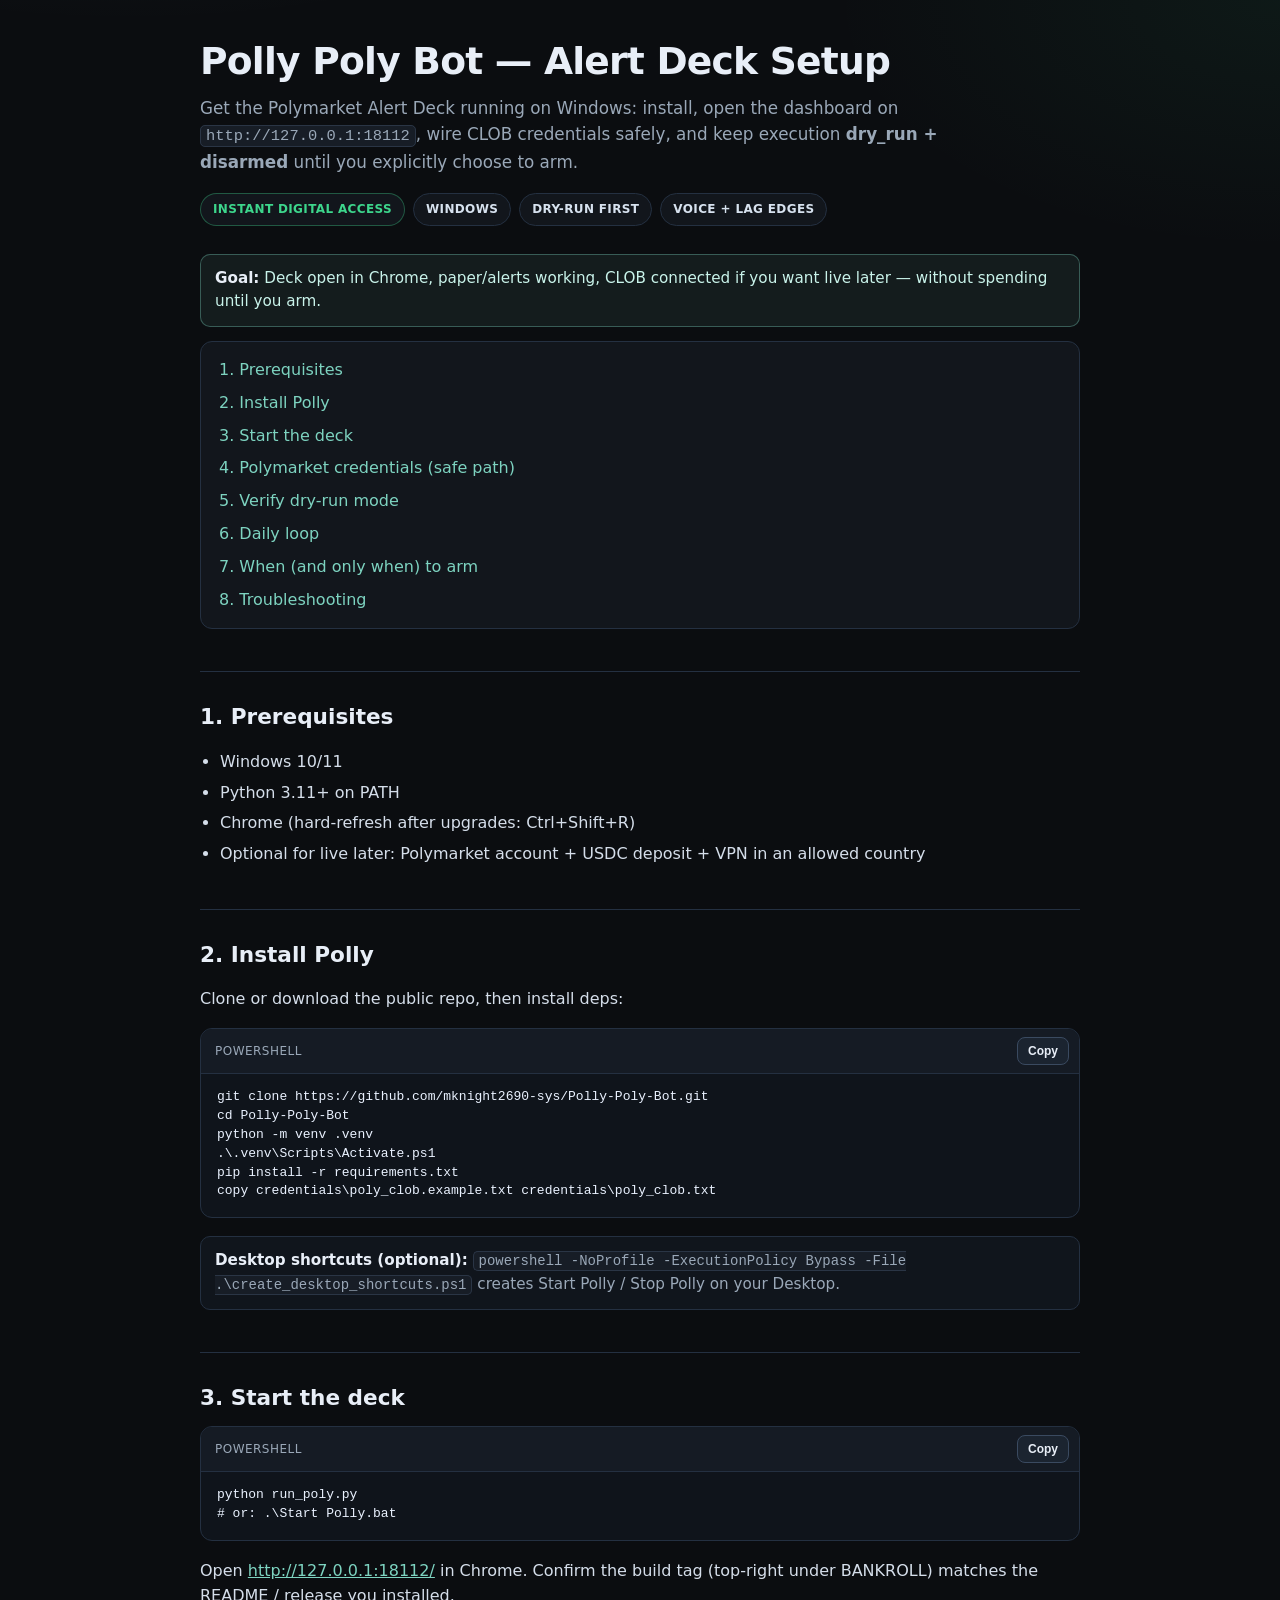
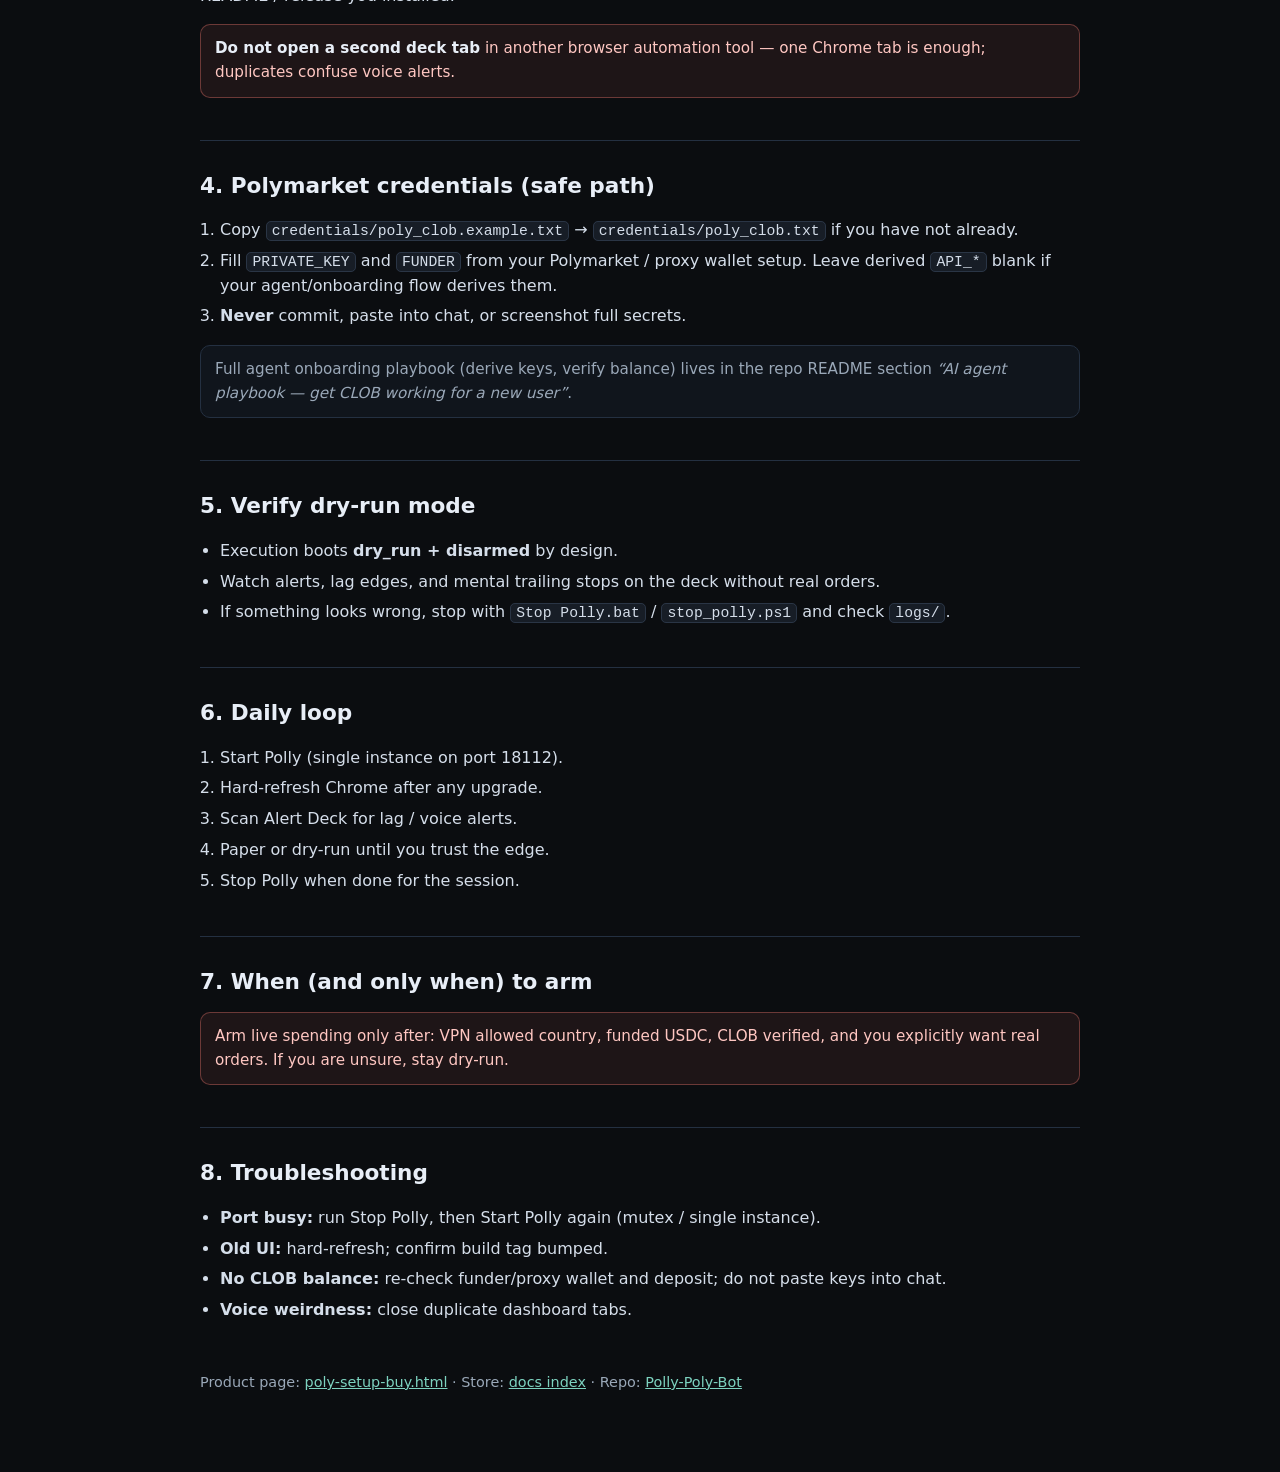
<file: docs/poly-alert-deck-setup.html>
<!doctype html>
<html lang="en">
<head>
  <meta charset="UTF-8" />
  <meta name="viewport" content="width=device-width, initial-scale=1.0" />
  <title>Polly Poly Bot — Alert Deck Setup (Windows)</title>
  <meta name="description" content="Paid setup guide: install Polly Poly Bot, open the Alert Deck, wire Polymarket CLOB credentials safely, keep dry-run/disarmed until you choose to arm." />
  <meta name="robots" content="noindex,nofollow" />
  <style>
    :root {
      --bg: #0b0d10;
      --panel: #12161c;
      --line: #243041;
      --text: #e8eef7;
      --muted: #9aa8b8;
      --accent: #7dd3c0;
      --good: #3dd68c;
      --warn: #ff7b72;
      --code: #0f141b;
    }
    * { box-sizing: border-box; }
    body {
      margin: 0;
      font-family: "Segoe UI", system-ui, sans-serif;
      background:
        radial-gradient(1200px 600px at 10% -10%, rgba(125, 211, 192, 0.10), transparent 55%),
        radial-gradient(900px 500px at 100% 0%, rgba(61, 214, 140, 0.06), transparent 50%),
        var(--bg);
      color: var(--text);
      line-height: 1.55;
    }
    .wrap { max-width: 920px; margin: 0 auto; padding: 40px 20px 80px; }
    h1 {
      font-size: clamp(1.7rem, 3vw, 2.35rem);
      line-height: 1.15;
      margin: 0 0 12px;
      letter-spacing: -0.02em;
    }
    .lead { color: var(--muted); font-size: 1.05rem; margin: 0 0 18px; max-width: 70ch; }
    .pill-row { display: flex; flex-wrap: wrap; gap: 8px; margin: 0 0 28px; }
    .pill {
      border: 1px solid var(--line);
      background: var(--panel);
      color: #d7e2ef;
      border-radius: 999px;
      padding: 6px 12px;
      font-size: 12px;
      font-weight: 600;
      letter-spacing: 0.03em;
      text-transform: uppercase;
    }
    .pill.good { border-color: rgba(61,214,140,.35); color: var(--good); }
    .toc {
      display: grid; gap: 8px; margin: 0 0 36px; padding: 16px 18px;
      border: 1px solid var(--line); border-radius: 12px; background: var(--panel);
    }
    .toc a { color: var(--accent); text-decoration: none; }
    .toc a:hover { text-decoration: underline; }
    h2 {
      margin: 42px 0 12px; font-size: 1.35rem;
      border-top: 1px solid var(--line); padding-top: 28px;
    }
    h3 { margin: 22px 0 8px; font-size: 1.05rem; color: #d7e2ef; }
    p, li { color: #d5deea; }
    .note, .warn, .goal {
      border-radius: 10px; padding: 12px 14px; margin: 14px 0;
      border: 1px solid var(--line); background: #10151c; color: var(--muted); font-size: 0.95rem;
    }
    .warn { border-color: rgba(255,123,114,.35); background: rgba(255,123,114,.08); color: #ffc7c2; }
    .goal { border-color: rgba(125,211,192,.35); background: rgba(125,211,192,.08); color: #c9f3ea; }
    .note strong, .warn strong, .goal strong { color: var(--text); }
    ol, ul { padding-left: 1.25rem; }
    li { margin: 6px 0; }
    .copy-block {
      position: relative; margin: 12px 0 18px; border: 1px solid var(--line);
      border-radius: 12px; background: var(--code); overflow: hidden;
    }
    .copy-block header {
      display: flex; align-items: center; justify-content: space-between; gap: 10px;
      padding: 8px 10px 8px 14px; border-bottom: 1px solid var(--line);
      background: #151b24; color: var(--muted); font-size: 12px;
      letter-spacing: 0.04em; text-transform: uppercase;
    }
    .copy-block pre {
      margin: 0; padding: 14px 16px 16px; overflow-x: auto;
      font-family: Consolas, "Cascadia Mono", "Courier New", monospace;
      font-size: 13px; line-height: 1.45; white-space: pre-wrap; word-break: break-word; color: #eaf2ff;
    }
    .copy-btn {
      appearance: none; border: 1px solid #3a4a60; background: #1b2430; color: var(--text);
      border-radius: 8px; padding: 6px 10px; font-size: 12px; font-weight: 600; cursor: pointer;
    }
    .copy-btn:hover { border-color: var(--accent); color: var(--accent); }
    .copy-btn.copied { border-color: var(--good); color: var(--good); }
    code {
      font-family: Consolas, "Cascadia Mono", monospace; font-size: 0.92em;
      background: #171d26; border: 1px solid #2a3545; border-radius: 5px; padding: 1px 5px;
    }
    footer { margin-top: 48px; color: var(--muted); font-size: 0.9rem; }
    a { color: var(--accent); }
  </style>
</head>
<body>
  <div class="wrap">
    <h1>Polly Poly Bot — Alert Deck Setup</h1>
    <p class="lead">
      Get the Polymarket Alert Deck running on Windows: install, open the dashboard on
      <code>http://127.0.0.1:18112</code>, wire CLOB credentials safely, and keep execution
      <strong>dry_run + disarmed</strong> until you explicitly choose to arm.
    </p>
    <div class="pill-row">
      <span class="pill good">Instant digital access</span>
      <span class="pill">Windows</span>
      <span class="pill">Dry-run first</span>
      <span class="pill">Voice + lag edges</span>
    </div>

    <div class="goal">
      <strong>Goal:</strong> Deck open in Chrome, paper/alerts working, CLOB connected if you want live later —
      without spending until you arm.
    </div>

    <nav class="toc" aria-label="Table of contents">
      <a href="#prereqs">1. Prerequisites</a>
      <a href="#install">2. Install Polly</a>
      <a href="#start">3. Start the deck</a>
      <a href="#creds">4. Polymarket credentials (safe path)</a>
      <a href="#verify">5. Verify dry-run mode</a>
      <a href="#daily">6. Daily loop</a>
      <a href="#arm">7. When (and only when) to arm</a>
      <a href="#troubleshoot">8. Troubleshooting</a>
    </nav>

    <h2 id="prereqs">1. Prerequisites</h2>
    <ul>
      <li>Windows 10/11</li>
      <li>Python 3.11+ on PATH</li>
      <li>Chrome (hard-refresh after upgrades: Ctrl+Shift+R)</li>
      <li>Optional for live later: Polymarket account + USDC deposit + VPN in an allowed country</li>
    </ul>

    <h2 id="install">2. Install Polly</h2>
    <p>Clone or download the public repo, then install deps:</p>
    <div class="copy-block">
      <header><span>PowerShell</span><button class="copy-btn" type="button">Copy</button></header>
      <pre>git clone https://github.com/mknight2690-sys/Polly-Poly-Bot.git
cd Polly-Poly-Bot
python -m venv .venv
.\.venv\Scripts\Activate.ps1
pip install -r requirements.txt
copy credentials\poly_clob.example.txt credentials\poly_clob.txt</pre>
    </div>
    <div class="note">
      <strong>Desktop shortcuts (optional):</strong>
      <code>powershell -NoProfile -ExecutionPolicy Bypass -File .\create_desktop_shortcuts.ps1</code>
      creates Start Polly / Stop Polly on your Desktop.
    </div>

    <h2 id="start">3. Start the deck</h2>
    <div class="copy-block">
      <header><span>PowerShell</span><button class="copy-btn" type="button">Copy</button></header>
      <pre>python run_poly.py
# or: .\Start Polly.bat</pre>
    </div>
    <p>Open <a href="http://127.0.0.1:18112/">http://127.0.0.1:18112/</a> in Chrome. Confirm the build tag (top-right under BANKROLL) matches the README / release you installed.</p>
    <div class="warn">
      <strong>Do not open a second deck tab</strong> in another browser automation tool — one Chrome tab is enough; duplicates confuse voice alerts.
    </div>

    <h2 id="creds">4. Polymarket credentials (safe path)</h2>
    <ol>
      <li>Copy <code>credentials/poly_clob.example.txt</code> → <code>credentials/poly_clob.txt</code> if you have not already.</li>
      <li>Fill <code>PRIVATE_KEY</code> and <code>FUNDER</code> from your Polymarket / proxy wallet setup. Leave derived <code>API_*</code> blank if your agent/onboarding flow derives them.</li>
      <li><strong>Never</strong> commit, paste into chat, or screenshot full secrets.</li>
    </ol>
    <div class="note">
      Full agent onboarding playbook (derive keys, verify balance) lives in the repo README section
      <em>“AI agent playbook — get CLOB working for a new user”</em>.
    </div>

    <h2 id="verify">5. Verify dry-run mode</h2>
    <ul>
      <li>Execution boots <strong>dry_run + disarmed</strong> by design.</li>
      <li>Watch alerts, lag edges, and mental trailing stops on the deck without real orders.</li>
      <li>If something looks wrong, stop with <code>Stop Polly.bat</code> / <code>stop_polly.ps1</code> and check <code>logs/</code>.</li>
    </ul>

    <h2 id="daily">6. Daily loop</h2>
    <ol>
      <li>Start Polly (single instance on port 18112).</li>
      <li>Hard-refresh Chrome after any upgrade.</li>
      <li>Scan Alert Deck for lag / voice alerts.</li>
      <li>Paper or dry-run until you trust the edge.</li>
      <li>Stop Polly when done for the session.</li>
    </ol>

    <h2 id="arm">7. When (and only when) to arm</h2>
    <div class="warn">
      Arm live spending only after: VPN allowed country, funded USDC, CLOB verified, and you explicitly want real orders.
      If you are unsure, stay dry-run.
    </div>

    <h2 id="troubleshoot">8. Troubleshooting</h2>
    <ul>
      <li><strong>Port busy:</strong> run Stop Polly, then Start Polly again (mutex / single instance).</li>
      <li><strong>Old UI:</strong> hard-refresh; confirm build tag bumped.</li>
      <li><strong>No CLOB balance:</strong> re-check funder/proxy wallet and deposit; do not paste keys into chat.</li>
      <li><strong>Voice weirdness:</strong> close duplicate dashboard tabs.</li>
    </ul>

    <footer>
      Product page:
      <a href="./poly-setup-buy.html">poly-setup-buy.html</a>
      · Store:
      <a href="./index.html">docs index</a>
      · Repo:
      <a href="https://github.com/mknight2690-sys/Polly-Poly-Bot">Polly-Poly-Bot</a>
    </footer>
  </div>
  <script>
    document.querySelectorAll(".copy-block").forEach((block) => {
      const btn = block.querySelector(".copy-btn");
      const pre = block.querySelector("pre");
      if (!btn || !pre) return;
      btn.addEventListener("click", async () => {
        await navigator.clipboard.writeText(pre.textContent);
        btn.textContent = "Copied";
        btn.classList.add("copied");
        setTimeout(() => { btn.textContent = "Copy"; btn.classList.remove("copied"); }, 1200);
      });
    });
  </script>
</body>
</html>
</file>
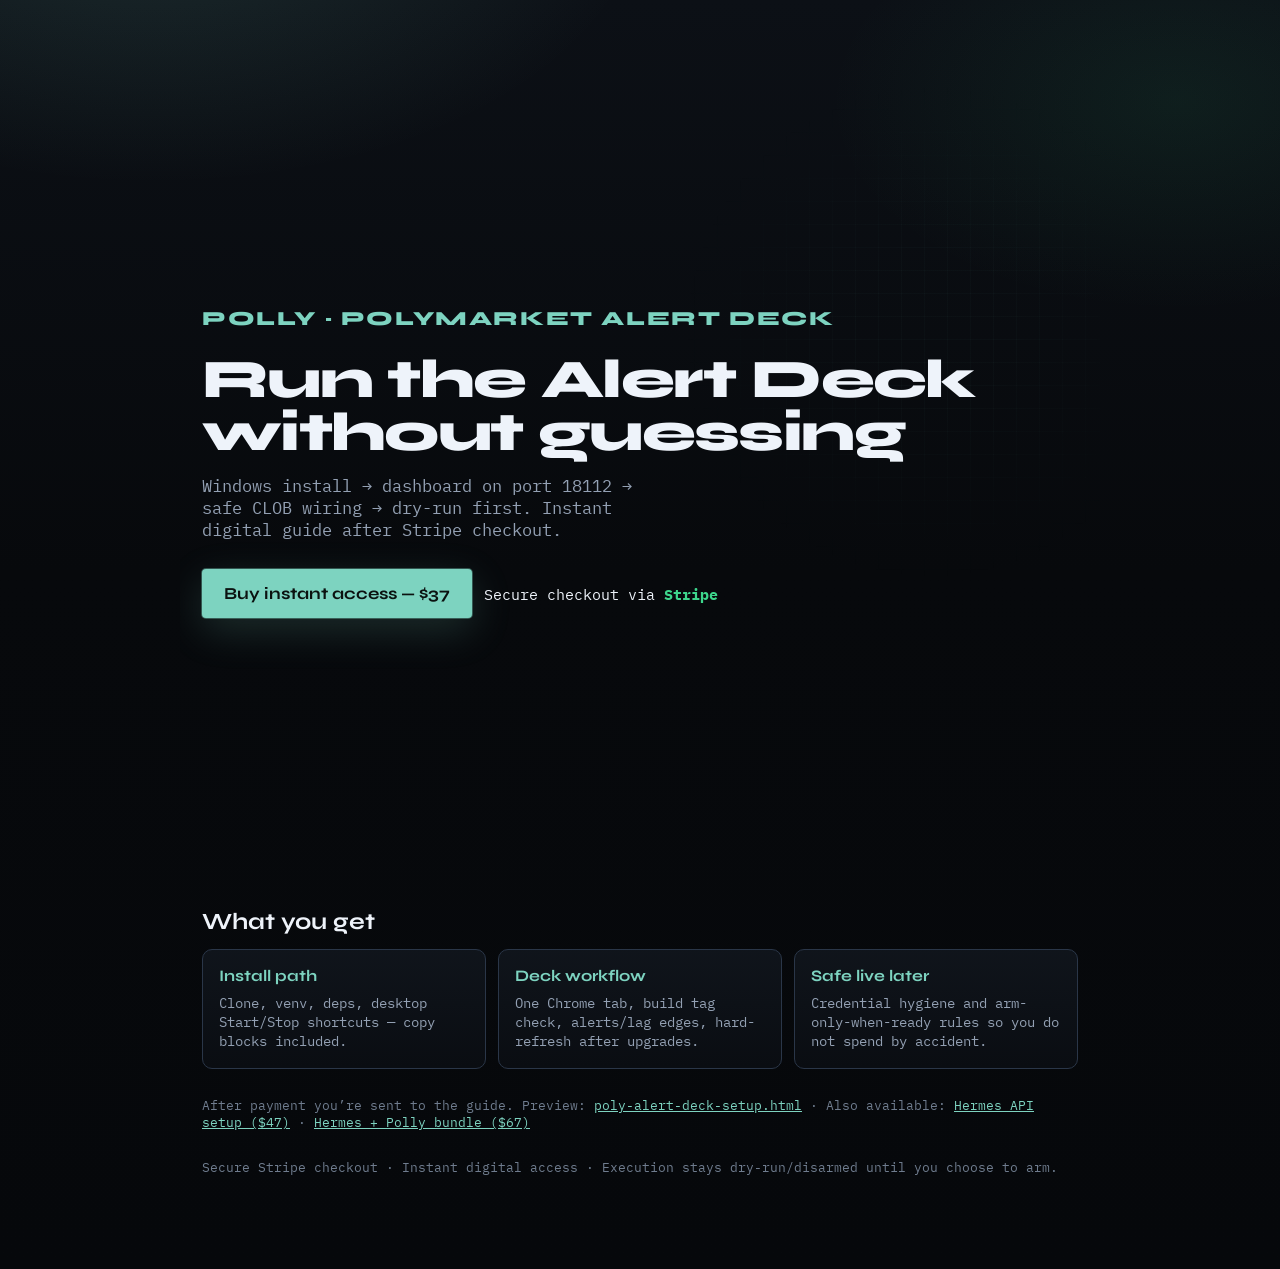
<file: docs/poly-setup-buy.html>
<!doctype html>
<html lang="en">
<head>
  <meta charset="UTF-8" />
  <meta name="viewport" content="width=device-width, initial-scale=1.0" />
  <title>Polly Poly Bot — Alert Deck Setup Kit</title>
  <meta name="description" content="Buy the Polly Alert Deck setup guide: install on Windows, open the deck, wire Polymarket safely, stay dry-run until you arm." />
  <meta property="og:title" content="Polly Poly Bot — Alert Deck Setup Kit" />
  <meta property="og:description" content="Instant digital access to the Polly Alert Deck Windows setup guide. Dry-run first. Stripe checkout." />
  <meta property="og:type" content="website" />
  <link rel="preconnect" href="https://fonts.googleapis.com" />
  <link rel="preconnect" href="https://fonts.gstatic.com" crossorigin />
  <link href="https://fonts.googleapis.com/css2?family=IBM+Plex+Mono:wght@400;600&family=Syne:wght@600;700;800&display=swap" rel="stylesheet" />
  <style>
    :root {
      --bg: #07090c;
      --line: #2a3648;
      --text: #eef3fa;
      --muted: #93a0b3;
      --accent: #7dd3c0;
      --good: #3dd68c;
    }
    * { box-sizing: border-box; }
    html, body { margin: 0; min-height: 100%; }
    body {
      font-family: "IBM Plex Mono", ui-monospace, monospace;
      color: var(--text);
      background:
        radial-gradient(900px 520px at 12% -8%, rgba(125, 211, 192, 0.14), transparent 55%),
        radial-gradient(700px 420px at 92% 8%, rgba(61, 214, 140, 0.08), transparent 50%),
        linear-gradient(180deg, #0c1016 0%, var(--bg) 45%, #06080b 100%);
    }
    .hero {
      min-height: 100vh;
      display: grid;
      align-content: center;
      max-width: 920px;
      margin: 0 auto;
      padding: clamp(32px, 6vw, 72px) 22px 48px;
      position: relative;
      overflow: hidden;
    }
    .hero::before {
      content: "";
      position: absolute;
      inset: 8% -10% auto auto;
      width: min(520px, 70vw);
      height: min(520px, 70vw);
      background:
        repeating-linear-gradient(0deg, transparent, transparent 22px, rgba(125,211,192,.05) 23px),
        repeating-linear-gradient(90deg, transparent, transparent 22px, rgba(125,211,192,.05) 23px);
      mask-image: radial-gradient(circle at center, #000 20%, transparent 70%);
      animation: drift 18s linear infinite;
      pointer-events: none;
    }
    @keyframes drift {
      from { transform: translate3d(0,0,0) rotate(0deg); }
      to { transform: translate3d(-18px, 24px, 0) rotate(4deg); }
    }
    @keyframes rise {
      from { opacity: 0; transform: translateY(14px); }
      to { opacity: 1; transform: translateY(0); }
    }
    .brand {
      font-family: Syne, sans-serif;
      font-weight: 800;
      letter-spacing: 0.08em;
      text-transform: uppercase;
      font-size: clamp(1.05rem, 2.4vw, 1.25rem);
      color: var(--accent);
      margin: 0 0 22px;
      animation: rise 0.7s ease both;
    }
    h1 {
      font-family: Syne, sans-serif;
      font-weight: 800;
      font-size: clamp(2.1rem, 6.2vw, 3.4rem);
      line-height: 0.98;
      letter-spacing: -0.03em;
      margin: 0 0 16px;
      max-width: 16ch;
      animation: rise 0.8s ease 0.05s both;
    }
    .lead {
      margin: 0 0 28px;
      color: var(--muted);
      font-size: clamp(0.95rem, 1.7vw, 1.05rem);
      max-width: 44ch;
      animation: rise 0.8s ease 0.12s both;
    }
    .cta-row {
      display: flex;
      flex-wrap: wrap;
      gap: 12px;
      align-items: center;
      animation: rise 0.85s ease 0.18s both;
    }
    .buy {
      display: inline-flex;
      align-items: center;
      gap: 10px;
      background: var(--accent);
      color: #0b1210;
      text-decoration: none;
      font-family: Syne, sans-serif;
      font-weight: 700;
      font-size: 1.05rem;
      padding: 14px 22px;
      border-radius: 4px;
      box-shadow: 0 0 0 1px rgba(125,211,192,.35), 0 12px 40px rgba(125,211,192,.18);
      transition: transform .15s ease, box-shadow .15s ease;
    }
    .buy:hover { transform: translateY(-2px); }
    .price { color: var(--text); font-size: 0.95rem; }
    .price strong { color: var(--good); }
    .section {
      max-width: 920px;
      margin: 0 auto;
      padding: 8px 22px 80px;
    }
    .section h2 {
      font-family: Syne, sans-serif;
      font-size: 1.45rem;
      margin: 0 0 14px;
    }
    .grid {
      display: grid;
      gap: 12px;
      grid-template-columns: repeat(auto-fit, minmax(220px, 1fr));
    }
    .card {
      border: 1px solid var(--line);
      background: linear-gradient(180deg, rgba(16,21,28,.95), rgba(10,13,18,.98));
      border-radius: 10px;
      padding: 16px 16px 18px;
    }
    .card h3 {
      font-family: Syne, sans-serif;
      font-size: 1rem;
      margin: 0 0 8px;
      color: var(--accent);
    }
    .card p { margin: 0; color: var(--muted); font-size: 0.9rem; }
    .fine { margin-top: 28px; color: #6f7c8e; font-size: 0.8rem; }
    .fine a { color: var(--accent); }
  </style>
</head>
<body>
  <main class="hero">
    <p class="brand">Polly · Polymarket Alert Deck</p>
    <h1>Run the Alert Deck without guessing</h1>
    <p class="lead">Windows install → dashboard on port 18112 → safe CLOB wiring → dry-run first. Instant digital guide after Stripe checkout.</p>
    <div class="cta-row">
      <a class="buy" id="buy" href="https://buy.stripe.com/14A14ogf45G4ehhbkoe3e06">Buy instant access — $37</a>
      <span class="price">Secure checkout via <strong>Stripe</strong></span>
    </div>
  </main>

  <section class="section">
    <h2>What you get</h2>
    <div class="grid">
      <article class="card">
        <h3>Install path</h3>
        <p>Clone, venv, deps, desktop Start/Stop shortcuts — copy blocks included.</p>
      </article>
      <article class="card">
        <h3>Deck workflow</h3>
        <p>One Chrome tab, build tag check, alerts/lag edges, hard-refresh after upgrades.</p>
      </article>
      <article class="card">
        <h3>Safe live later</h3>
        <p>Credential hygiene and arm-only-when-ready rules so you do not spend by accident.</p>
      </article>
    </div>
    <p class="fine">
      After payment you’re sent to the guide.
      Preview:
      <a href="./poly-alert-deck-setup.html">poly-alert-deck-setup.html</a>
      · Also available:
      <a href="./hermes-setup-buy.html">Hermes API setup ($47)</a>
      ·
      <a href="./bundle-buy.html">Hermes + Polly bundle ($67)</a>
    </p>
    <p class="fine">
      Secure Stripe checkout · Instant digital access · Execution stays dry-run/disarmed until you choose to arm.
    </p>
  </section>
</body>
</html>
</file>
